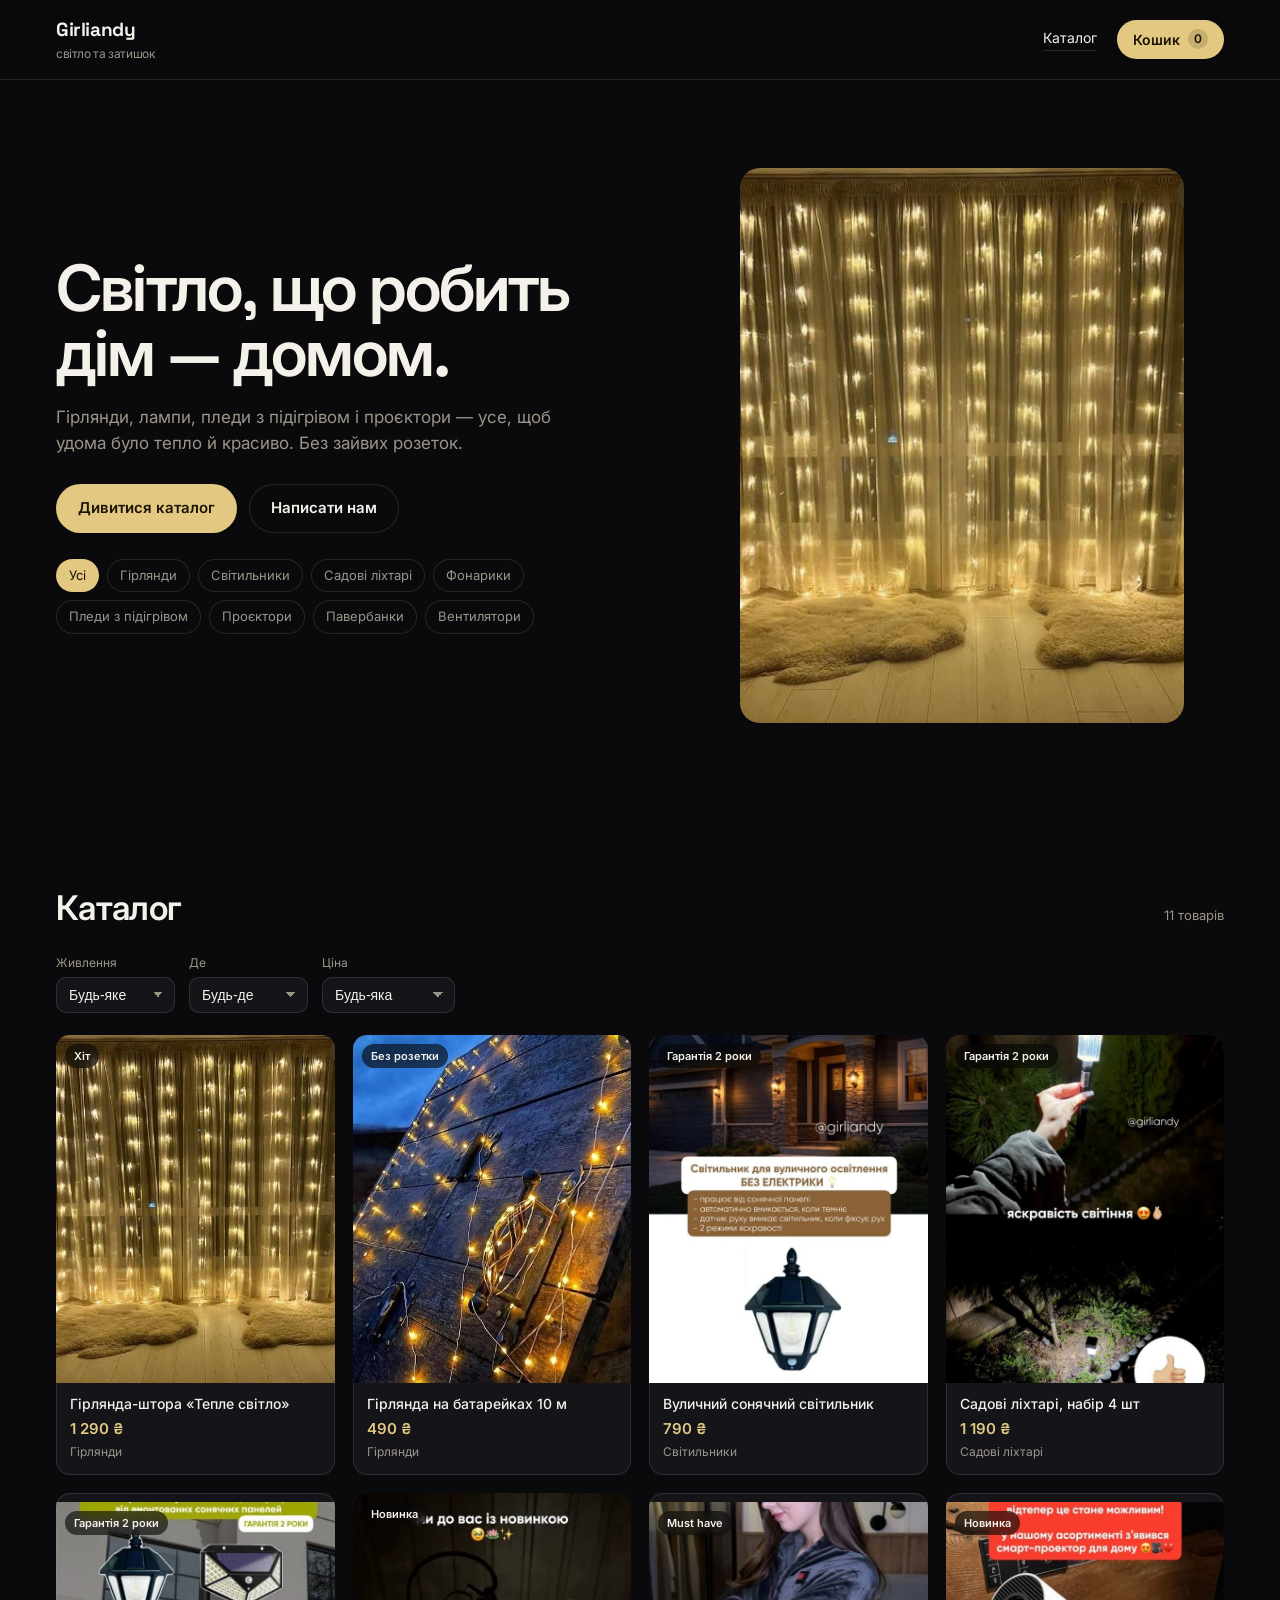
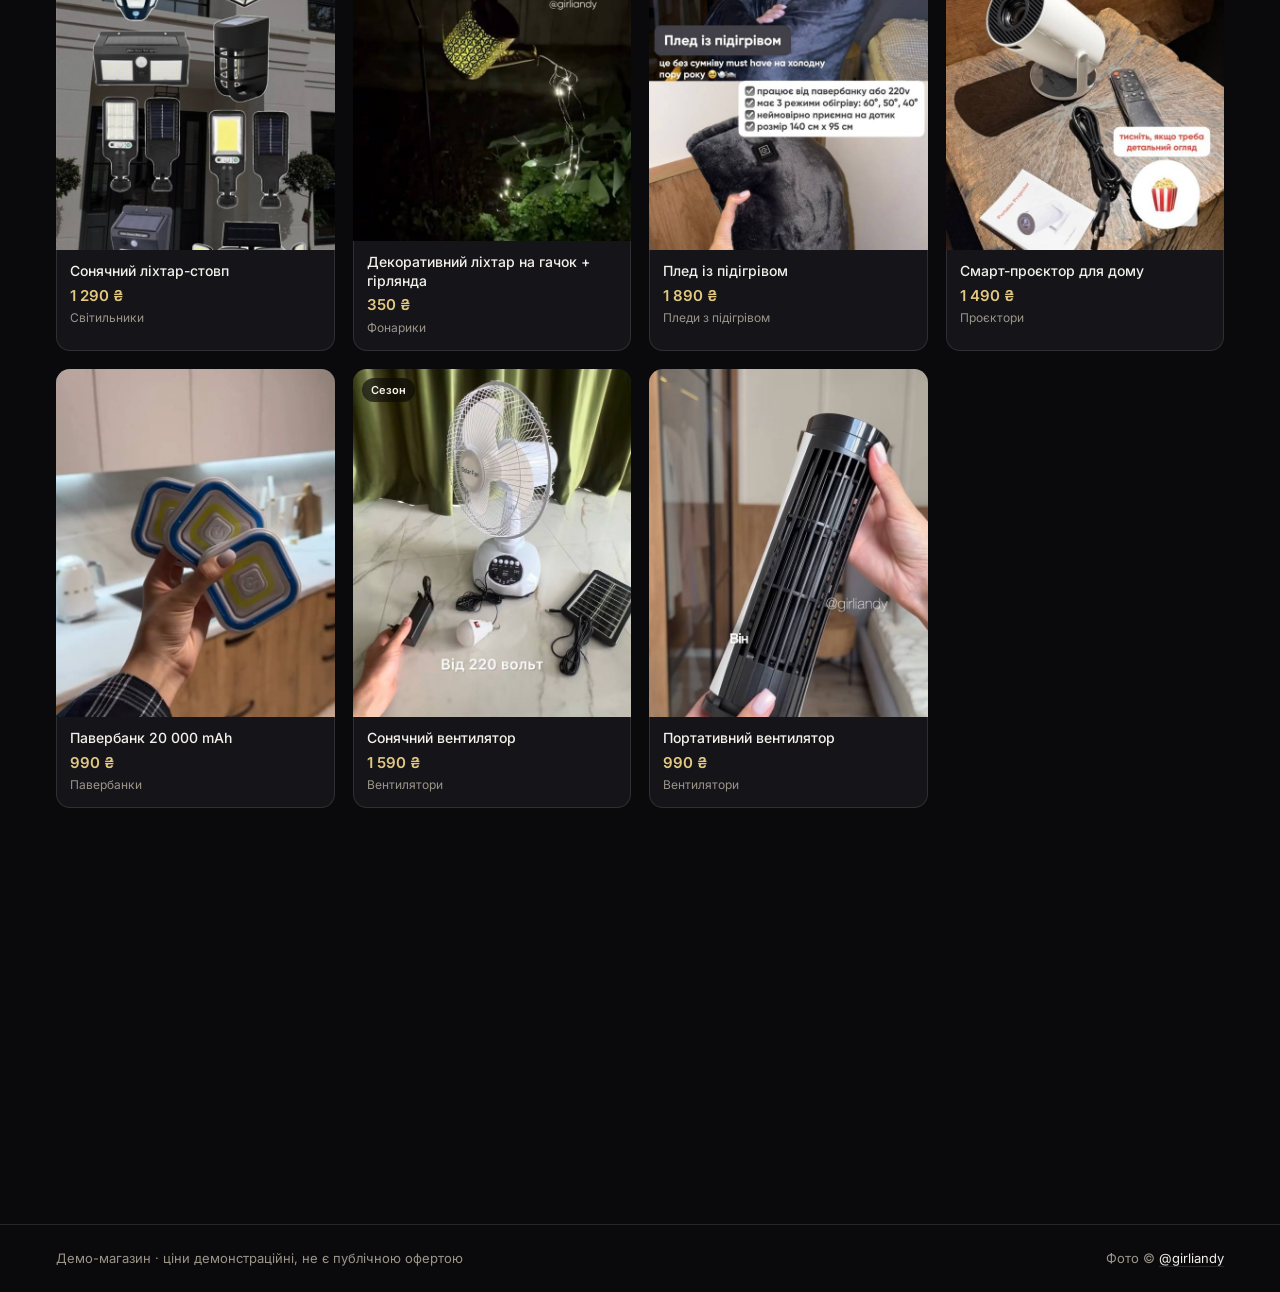
<file: index.html>
<!doctype html>
<html lang="uk">
<head>
<meta charset="utf-8">
<meta name="viewport" content="width=device-width, initial-scale=1">
<title>Girliandy — світло та затишок | Гірлянди, лампи, пледи</title>
<meta name="description" content="Гірлянди, сонячні світильники, пледи з підігрівом, проєктори та павербанки. Світло й затишок для дому та двору — замовлення в Telegram.">
<meta property="og:type" content="website">
<meta property="og:title" content="Girliandy — світло та затишок">
<meta property="og:description" content="Гірлянди, лампи, пледи з підігрівом і проєктори. Тепле світло для дому та двору.">
<meta property="og:image" content="assets/ig/06-curtain-garland-clean.jpg">
<meta name="theme-color" content="#0a0a0d">
<link rel="preconnect" href="https://fonts.googleapis.com">
<link rel="preconnect" href="https://fonts.gstatic.com" crossorigin>
<link href="https://fonts.googleapis.com/css2?family=Space+Grotesk:wght@400;500;600;700&family=Inter:wght@400;500;600&display=swap" rel="stylesheet">
<link rel="stylesheet" href="styles.css">
<script type="application/ld+json">
{
  "@context": "https://schema.org",
  "@type": "Organization",
  "name": "Girliandy",
  "description": "Світло та затишок: гірлянди, світильники, пледи з підігрівом.",
  "sameAs": ["https://www.instagram.com/girliandy/"]
}
</script>
</head>
<body>
  <header class="nav">
    <a class="brand" href="#top">Girliandy <small>світло та затишок</small></a>
    <div class="nav-links">
      <a href="#catalog">Каталог</a>
      <button class="cart-btn" type="button" data-cart-open aria-label="Відкрити кошик">
        Кошик <span class="cart-count" data-cart-count aria-hidden="true">0</span>
      </button>
    </div>
  </header>

  <main id="top">
    <section class="hero">
      <div class="hero-copy">
        <h1>Світло, що робить дім — домом.</h1>
        <p class="sub">Гірлянди, лампи, пледи з підігрівом і проєктори — усе, щоб удома було тепло й красиво. Без зайвих розеток.</p>
        <div class="actions">
          <a class="btn" href="#catalog">Дивитися каталог</a>
          <a class="btn ghost" href="https://t.me/girliandy" target="_blank" rel="noopener">Написати нам</a>
        </div>
        <div class="chips" data-category-chips aria-label="Категорії"></div>
      </div>
      <figure class="hero-media">
        <img src="assets/ig/06-curtain-garland-clean.jpg" width="590" height="660" alt="Гірлянда-штора з теплими вогниками на всій стіні штор" fetchpriority="high">
      </figure>
    </section>

    <section class="catalog" id="catalog">
      <div class="catalog-head">
        <h2>Каталог</h2>
        <span class="count" data-result-count aria-live="polite"></span>
      </div>

      <form class="filters" data-filters>
        <div class="filter-field">
          <label for="f-power">Живлення</label>
          <select id="f-power" name="power">
            <option value="">Будь-яке</option>
            <option value="batteries">Батарейки</option>
            <option value="usb">USB</option>
            <option value="solar">Сонце</option>
            <option value="220v">220 V</option>
            <option value="powerbank">Павербанк</option>
          </select>
        </div>
        <div class="filter-field">
          <label for="f-place">Де</label>
          <select id="f-place" name="place">
            <option value="">Будь-де</option>
            <option value="home">Для дому</option>
            <option value="outdoor">Для вулиці</option>
          </select>
        </div>
        <div class="filter-field">
          <label for="f-price">Ціна</label>
          <select id="f-price" name="price">
            <option value="">Будь-яка</option>
            <option value="0-500">до 500 ₴</option>
            <option value="500-1000">500–1000 ₴</option>
            <option value="1000-1500">1000–1500 ₴</option>
            <option value="1500-">від 1500 ₴</option>
          </select>
        </div>
      </form>

      <div class="grid" data-grid></div>
      <p class="empty" data-empty hidden>Нічого не знайдено — скиньте фільтри.</p>
    </section>

    <section class="help">
      <h2>Не знаєте, що обрати?</h2>
      <p>Напишіть нам — підберемо світло під вашу кімнату чи двір.</p>
      <a class="btn" href="https://t.me/girliandy" target="_blank" rel="noopener">Підібрати світло</a>
    </section>
  </main>

  <footer>
    <span>Демо-магазин · ціни демонстраційні, не є публічною офертою</span>
    <span>Фото © <a href="https://www.instagram.com/girliandy/" target="_blank" rel="noopener">@girliandy</a></span>
  </footer>

  <div class="modal" data-modal hidden>
    <div class="modal-backdrop" data-modal-close></div>
    <div class="modal-card" role="dialog" aria-modal="true" aria-label="Картка товару">
      <button class="modal-x" type="button" data-modal-close aria-label="Закрити">×</button>
      <div class="modal-body" data-modal-body></div>
    </div>
  </div>

  <div class="drawer" data-cart hidden>
    <div class="drawer-backdrop" data-cart-close></div>
    <aside class="drawer-panel" role="dialog" aria-modal="true" aria-label="Кошик">
      <div class="drawer-head">
        <h2>Кошик</h2>
        <button class="modal-x" type="button" data-cart-close aria-label="Закрити">×</button>
      </div>
      <div class="drawer-items" data-cart-items></div>
      <div class="drawer-foot">
        <div class="total"><span>Разом</span><strong data-cart-total>0 ₴</strong></div>
        <button class="btn btn-block" type="button" data-cart-order>Оформити в Telegram</button>
      </div>
    </aside>
  </div>

  <script src="data.js" defer></script>
  <script src="app.js" defer></script>
</body>
</html>
</file>
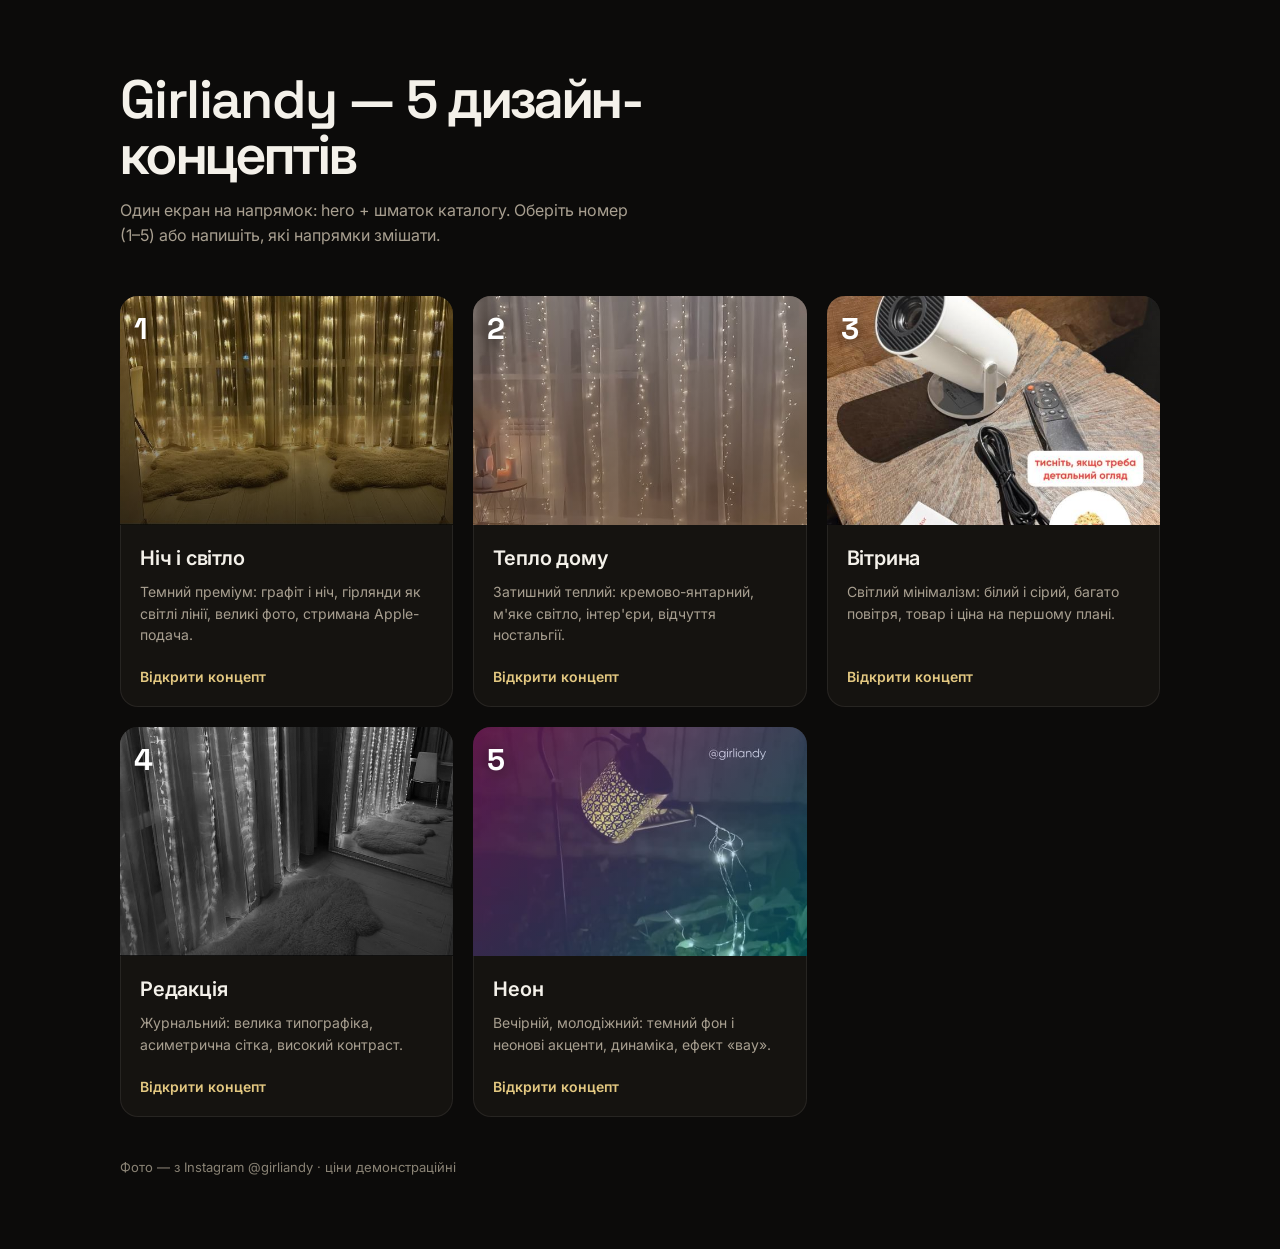
<file: concepts/index.html>
<!doctype html>
<html lang="uk">
<head>
<meta charset="utf-8">
<meta name="viewport" content="width=device-width, initial-scale=1">
<title>Girliandy — 5 дизайн-концептів</title>
<link rel="preconnect" href="https://fonts.googleapis.com">
<link rel="preconnect" href="https://fonts.gstatic.com" crossorigin>
<link href="https://fonts.googleapis.com/css2?family=Space+Grotesk:wght@400;600;700&family=Inter:wght@400;500;600&display=swap" rel="stylesheet">
<link rel="stylesheet" href="base.css">
<style>
  body { background:#0c0b0a; color:#f4f1ea; font-family:Inter, system-ui, sans-serif; }
  .wrap { max-width:1120px; margin:0 auto; padding:clamp(28px, 6vw, 72px) clamp(20px, 5vw, 40px); }
  .head { max-width:60ch; }
  h1 { font-family:'Space Grotesk', Inter, sans-serif; font-size:clamp(30px, 5vw, 54px); line-height:1.04; letter-spacing:-.03em; font-weight:600; }
  .lead { margin-top:14px; color:#a89f90; font-size:16px; max-width:52ch; }
  .grid { margin-top:clamp(32px, 5vw, 48px); display:grid; gap:20px; }
  @media(min-width:700px){ .grid { grid-template-columns:repeat(2, 1fr); } }
  @media(min-width:1000px){ .grid { grid-template-columns:repeat(3, 1fr); } }
  .card { background:#151310; border-radius:18px; overflow:hidden; display:flex; flex-direction:column; box-shadow:inset 0 0 0 1px rgba(244,241,234,.08); }
  .cover { position:relative; aspect-ratio:16/11; overflow:hidden; }
  .cover img { width:100%; height:100%; object-fit:cover; }
  .cover .tint { position:absolute; inset:0; }
  .num { position:absolute; left:14px; top:10px; font-family:'Space Grotesk'; font-weight:700; font-size:30px; color:#fff; text-shadow:0 2px 14px rgba(0,0,0,.55); }
  .body { padding:18px 20px 20px; display:flex; flex-direction:column; gap:8px; flex:1; }
  h2 { font-family:'Space Grotesk', Inter, sans-serif; font-size:20px; font-weight:600; letter-spacing:-.01em; }
  p { color:#a89f90; font-size:14px; line-height:1.55; }
  .open { margin-top:auto; padding-top:12px; font-weight:600; font-size:14px; color:#e3c881; }
  .foot { margin-top:clamp(28px, 4vw, 40px); color:#8a8375; font-size:13px; }
</style>
</head>
<body>
<div class="wrap">
  <header class="head">
    <h1>Girliandy — 5 дизайн-концептів</h1>
    <p class="lead">Один екран на напрямок: hero + шматок каталогу. Оберіть номер (1–5) або напишіть, які напрямки змішати.</p>
  </header>

  <div class="grid">
    <a class="card" href="01-nich-i-svitlo.html">
      <div class="cover">
        <img src="../assets/ig/06-curtain-garland-post-1.jpg" alt="Гірлянда-штора з теплими вогниками">
        <span class="tint" style="background:linear-gradient(180deg, rgba(8,8,7,.05), rgba(8,8,7,.6));"></span>
        <span class="num">1</span>
      </div>
      <div class="body">
        <h2>Ніч і світло</h2>
        <p>Темний преміум: графіт і ніч, гірлянди як світлі лінії, великі фото, стримана Apple-подача.</p>
        <span class="open">Відкрити концепт</span>
      </div>
    </a>

    <a class="card" href="02-teplo-domu.html">
      <div class="cover">
        <img src="../assets/ig/09-curtain-garland-awaited.jpg" alt="Тепла гірлянда біля ліжка">
        <span class="tint" style="background:linear-gradient(180deg, rgba(236,232,226,.25), rgba(97,67,48,.5));"></span>
        <span class="num">2</span>
      </div>
      <div class="body">
        <h2>Тепло дому</h2>
        <p>Затишний теплий: кремово-янтарний, м'яке світло, інтер'єри, відчуття ностальгії.</p>
        <span class="open">Відкрити концепт</span>
      </div>
    </a>

    <a class="card" href="03-vitryna.html">
      <div class="cover">
        <img src="../assets/ig/14-portable-projector.jpg" alt="Портативний проєктор на столі">
        <span class="tint" style="background:linear-gradient(180deg, rgba(255,255,255,.1), rgba(255,255,255,0));"></span>
        <span class="num">3</span>
      </div>
      <div class="body">
        <h2>Вітрина</h2>
        <p>Світлий мінімалізм: білий і сірий, багато повітря, товар і ціна на першому плані.</p>
        <span class="open">Відкрити концепт</span>
      </div>
    </a>

    <a class="card" href="04-redaktsiya.html">
      <div class="cover">
        <img src="../assets/ig/05-curtain-garland-post-2.jpg" alt="Штора з гірляндою та дзеркалом" style="filter:grayscale(1) contrast(1.08);">
        <span class="tint" style="background:linear-gradient(180deg, rgba(10,10,10,.1), rgba(10,10,10,.62));"></span>
        <span class="num">4</span>
      </div>
      <div class="body">
        <h2>Редакція</h2>
        <p>Журнальний: велика типографіка, асиметрична сітка, високий контраст.</p>
        <span class="open">Відкрити концепт</span>
      </div>
    </a>

    <a class="card" href="05-neon.html">
      <div class="cover">
        <img src="../assets/ig/07-decor-lantern-string.jpg" alt="Декоративний ліхтар у нічній зелені">
        <span class="tint" style="background:linear-gradient(135deg, rgba(255,60,210,.35), rgba(0,229,255,.3));"></span>
        <span class="num">5</span>
      </div>
      <div class="body">
        <h2>Неон</h2>
        <p>Вечірній, молодіжний: темний фон і неонові акценти, динаміка, ефект «вау».</p>
        <span class="open">Відкрити концепт</span>
      </div>
    </a>
  </div>

  <p class="foot">Фото — з Instagram @girliandy · ціни демонстраційні</p>
</div>
</body>
</html>
</file>
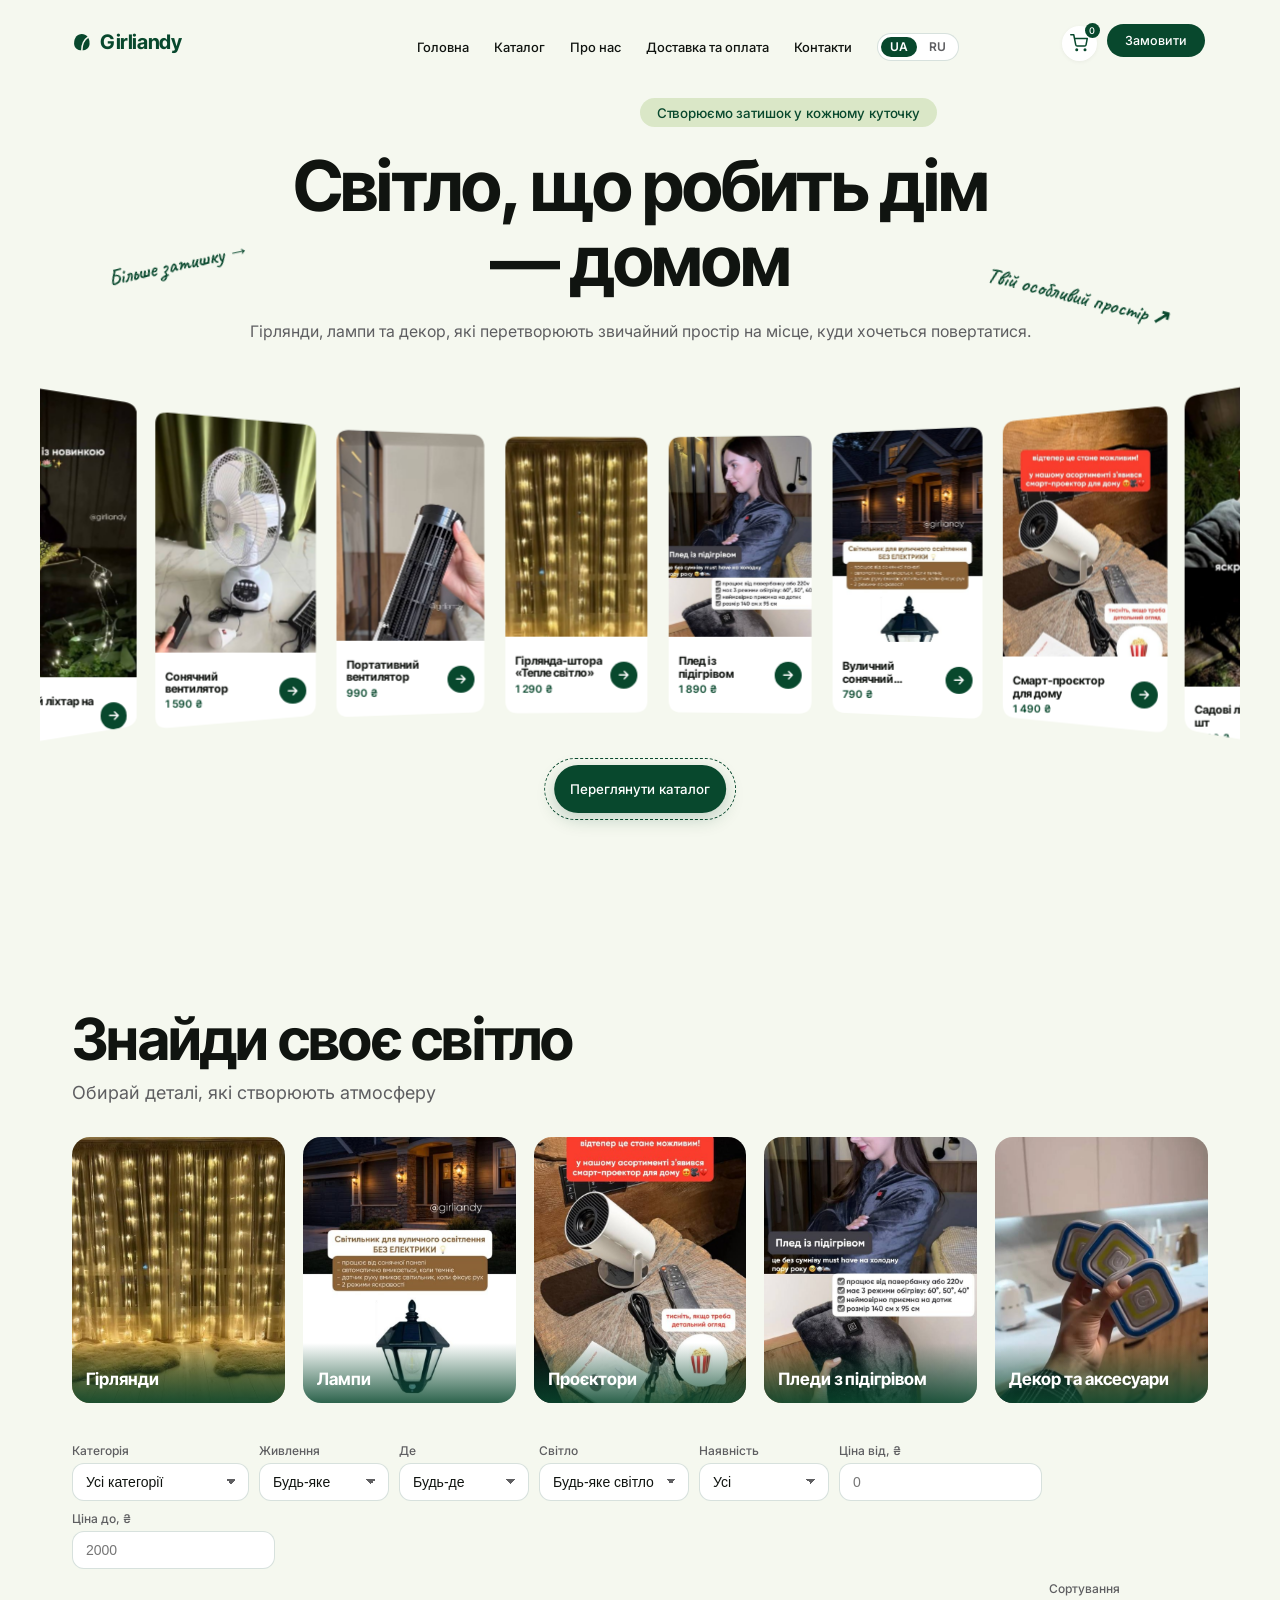
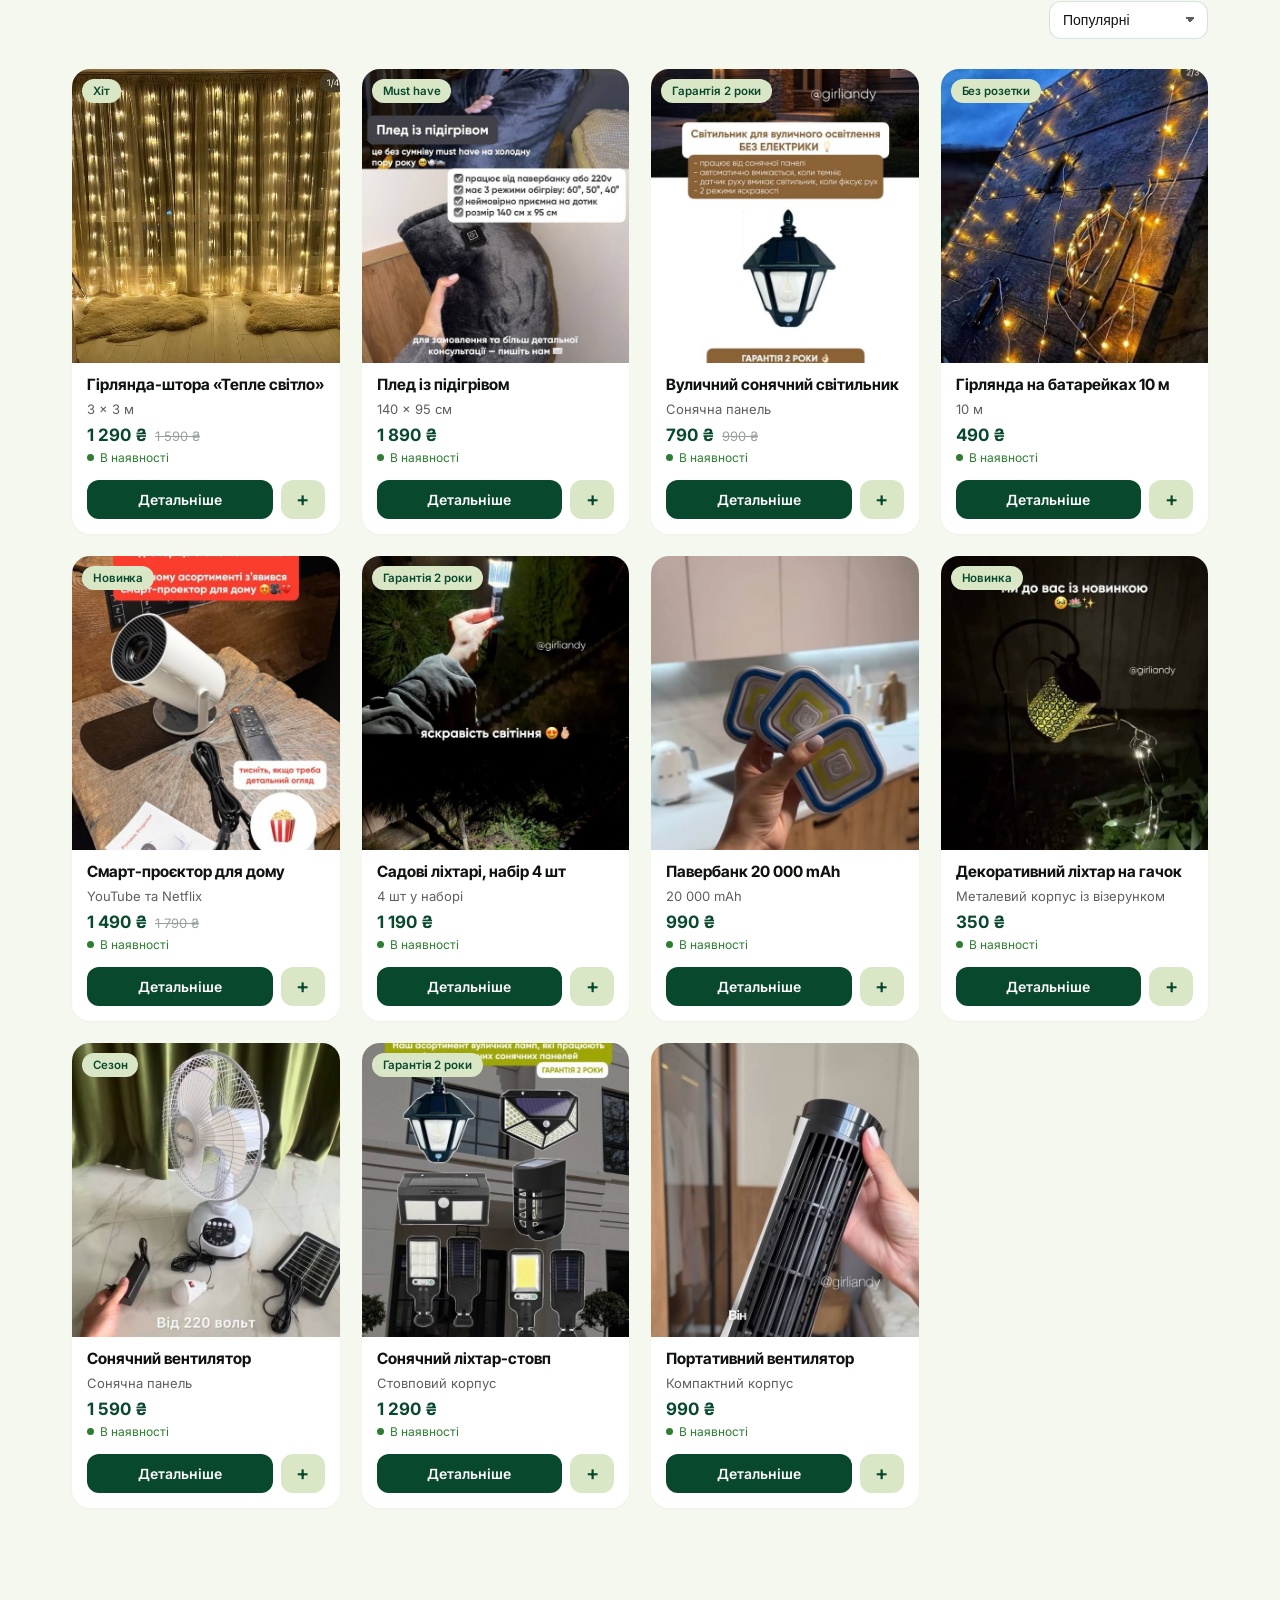
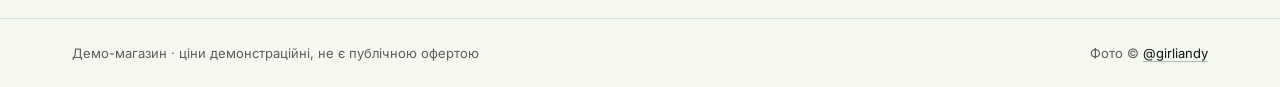
<file: site/index.html>
<!DOCTYPE html>
<html lang="uk">
<head>
  <meta charset="utf-8">
  <meta name="viewport" content="width=device-width, initial-scale=1">
  <link rel="icon" href="favicon.svg" type="image/svg+xml">
  <title>Girliandy — Світло, що робить дім домом | Гірлянди, лампи, декор</title>
  <meta name="description" content="Гірлянди, сонячні лампи, пледи з підігрівом, проєктори та декор. Світло й затишок для дому та двору.">
  <link rel="preconnect" href="https://fonts.googleapis.com">
  <link rel="preconnect" href="https://fonts.gstatic.com" crossorigin>
  <link href="https://fonts.googleapis.com/css2?family=Caveat:wght@600&family=Inter+Tight:wght@700&family=Inter:wght@400;500;600&display=swap" rel="stylesheet">
  <link rel="stylesheet" href="styles.css">
  <script type="application/ld+json">
  {
    "@context": "https://schema.org",
    "@type": "Organization",
    "name": "Girliandy",
    "description": "Світло та затишок: гірлянди, лампи, пледи з підігрівом, проєктори.",
    "sameAs": ["https://www.instagram.com/girliandy/"]
  }
  </script>
</head>
<body>
  <section class="hero">
    <div class="stage">
      <div class="mobile-topbar">
        <a href="#" class="logo" aria-label="Girliandy">
          <svg class="logo__icon" viewBox="0 0 28 28" fill="none" aria-hidden="true"><path d="M14 4 C 8 4, 4 9, 4 16 C 4 21, 8 25, 14 25 C 20 25, 24 21, 24 16 C 24 9, 20 4, 14 4 Z" fill="#08482D"/><path d="M14 25 C 14 18, 16 12, 22 8" stroke="#F5F8EF" stroke-width="2" stroke-linecap="round"/></svg>
          <span>Girliandy</span>
        </a>
        <div style="display:flex;align-items:center;gap:10px;">
          <div class="lang" role="group" aria-label="Мова"><button type="button" data-lang="uk">UA</button><button type="button" data-lang="ru">RU</button></div>
          <a href="#order" class="btn btn--signup" data-i18n="nav.order">Замовити</a>
        </div>
      </div>

      <a href="#" class="logo logo--desktop" aria-label="Girliandy">
        <svg class="logo__icon" viewBox="0 0 28 28" fill="none" aria-hidden="true"><path d="M14 4 C 8 4, 4 9, 4 16 C 4 21, 8 25, 14 25 C 20 25, 24 21, 24 16 C 24 9, 20 4, 14 4 Z" fill="#08482D"/><path d="M14 25 C 14 18, 16 12, 22 8" stroke="#F5F8EF" stroke-width="2" stroke-linecap="round"/></svg>
        <span>Girliandy</span>
      </a>

      <nav class="nav" aria-label="Головна навігація">
        <a href="#top" data-i18n="nav.home">Головна</a>
        <a href="#catalog" data-i18n="nav.catalog">Каталог</a>
        <a href="about.html" data-i18n="nav.about">Про нас</a>
        <a href="delivery.html" data-i18n="nav.delivery">Доставка та оплата</a>
        <a href="contacts.html" data-i18n="nav.contacts">Контакти</a>
        <div class="lang" role="group" aria-label="Мова"><button type="button" data-lang="uk">UA</button><button type="button" data-lang="ru">RU</button></div>
      </nav>

      <a href="checkout.html" class="btn btn--cart" aria-label="Кошик">
        <svg width="18" height="18" viewBox="0 0 24 24" fill="none" stroke="currentColor" stroke-width="2" stroke-linecap="round" stroke-linejoin="round"><circle cx="9" cy="21" r="1"></circle><circle cx="20" cy="21" r="1"></circle><path d="M1 1h4l2.68 13.39a2 2 0 0 0 2 1.61h9.72a2 2 0 0 0 2-1.61L23 6H6"></path></svg>
        <span class="count" data-cart-count>0</span>
      </a>
      <a href="#order" class="btn btn--signup btn--desktop" data-i18n="nav.order">Замовити</a>

      <div class="badge" data-i18n="hero.badge">Створюємо затишок у кожному куточку</div>

      <h1 class="headline">
        <span class="headline__line" data-i18n="hero.h1a">Світло, що робить дім</span>
        <span class="headline__line" data-i18n="hero.h1b">— домом</span>
      </h1>

      <p class="subline" data-i18n="hero.sub">Гірлянди, лампи та декор, які перетворюють звичайний простір на місце, куди хочеться повертатися.</p>

      <div class="note note--more" data-i18n="hero.note1">Більше затишку →</div>
      <div class="note note--space" data-i18n="hero.note2">Твій особливий простір ↗</div>

      <div class="carousel-wrap" id="carousel"></div>

      <div class="cta-wrap">
        <div class="cta-ring"></div>
        <a href="#catalog" class="cta-btn" data-i18n="hero.cta">Переглянути каталог</a>
      </div>
    </div>
  </section>

  <section class="catalog" id="catalog">
    <div class="container">
      <h2 data-i18n="cat.h2">Знайди своє світло</h2>
      <p class="lead" data-i18n="cat.lead">Обирай деталі, які створюють атмосферу</p>

      <div class="cats" id="cats"></div>

      <div class="toolbar">
        <div class="filters" id="filters">
          <div class="field">
            <label for="f-cat" data-i18n="f.category">Категорія</label>
            <select id="f-cat">
              <option value="" data-i18n="f.allcat">Усі категорії</option>
            </select>
          </div>
          <div class="field">
            <label for="f-power" data-i18n="f.power">Живлення</label>
            <select id="f-power">
              <option value="" data-i18n="f.any">Будь-яке</option>
              <option value="batteries">Батарейки</option>
              <option value="usb">USB</option>
              <option value="solar" data-i18n="pow.solar">Сонце</option>
              <option value="220v">220 V</option>
              <option value="powerbank" data-i18n="pow.powerbank">Павербанк</option>
            </select>
          </div>
          <div class="field">
            <label for="f-place" data-i18n="f.place">Де</label>
            <select id="f-place">
              <option value="" data-i18n="f.anywhere">Будь-де</option>
              <option value="home" data-i18n="f.home">Для дому</option>
              <option value="outdoor" data-i18n="f.outdoor">Для вулиці</option>
            </select>
          </div>
          <div class="field">
            <label for="f-color" data-i18n="f.color">Світло</label>
            <select id="f-color">
              <option value="" data-i18n="f.anycolor">Будь-яке світло</option>
              <option value="тепле" data-i18n="f.тепле">Тепле</option>
              <option value="нейтральне" data-i18n="f.нейтральне">Нейтральне</option>
              <option value="кольорове" data-i18n="f.кольорове">Кольорове</option>
            </select>
          </div>
          <div class="field">
            <label for="f-avail" data-i18n="f.avail">Наявність</label>
            <select id="f-avail">
              <option value="" data-i18n="f.all">Усі</option>
              <option value="in" data-i18n="f.in">В наявності</option>
            </select>
          </div>
          <div class="field">
            <label for="f-min" data-i18n="f.min">Ціна від, ₴</label>
            <input class="range" id="f-min" type="number" min="0" placeholder="0">
          </div>
          <div class="field">
            <label for="f-max" data-i18n="f.max">Ціна до, ₴</label>
            <input class="range" id="f-max" type="number" min="0" placeholder="2000">
          </div>
        </div>
        <div class="field sort">
          <label for="f-sort" data-i18n="f.sort">Сортування</label>
          <select id="f-sort">
            <option value="popular" data-i18n="f.popular">Популярні</option>
            <option value="cheap" data-i18n="f.cheap">Спочатку дешеві</option>
            <option value="expensive" data-i18n="f.expensive">Спочатку дорогі</option>
            <option value="new" data-i18n="f.new">Новинки</option>
          </select>
        </div>
      </div>

      <div class="grid" id="grid"></div>
    </div>
  </section>

  <footer>
    <span data-i18n="footer.demo">Демо-магазин · ціни демонстраційні, не є публічною офертою</span>
    <span><span data-i18n="footer.photos">Фото ©</span> <a href="https://www.instagram.com/girliandy/" target="_blank" rel="noopener">@girliandy</a></span>
  </footer>

  <script src="data.js"></script>
  <script src="i18n.js"></script>
  <script src="ui.js"></script>
  <script src="cart.js"></script>
  <script src="app.js"></script>
</body>
</html>
</file>
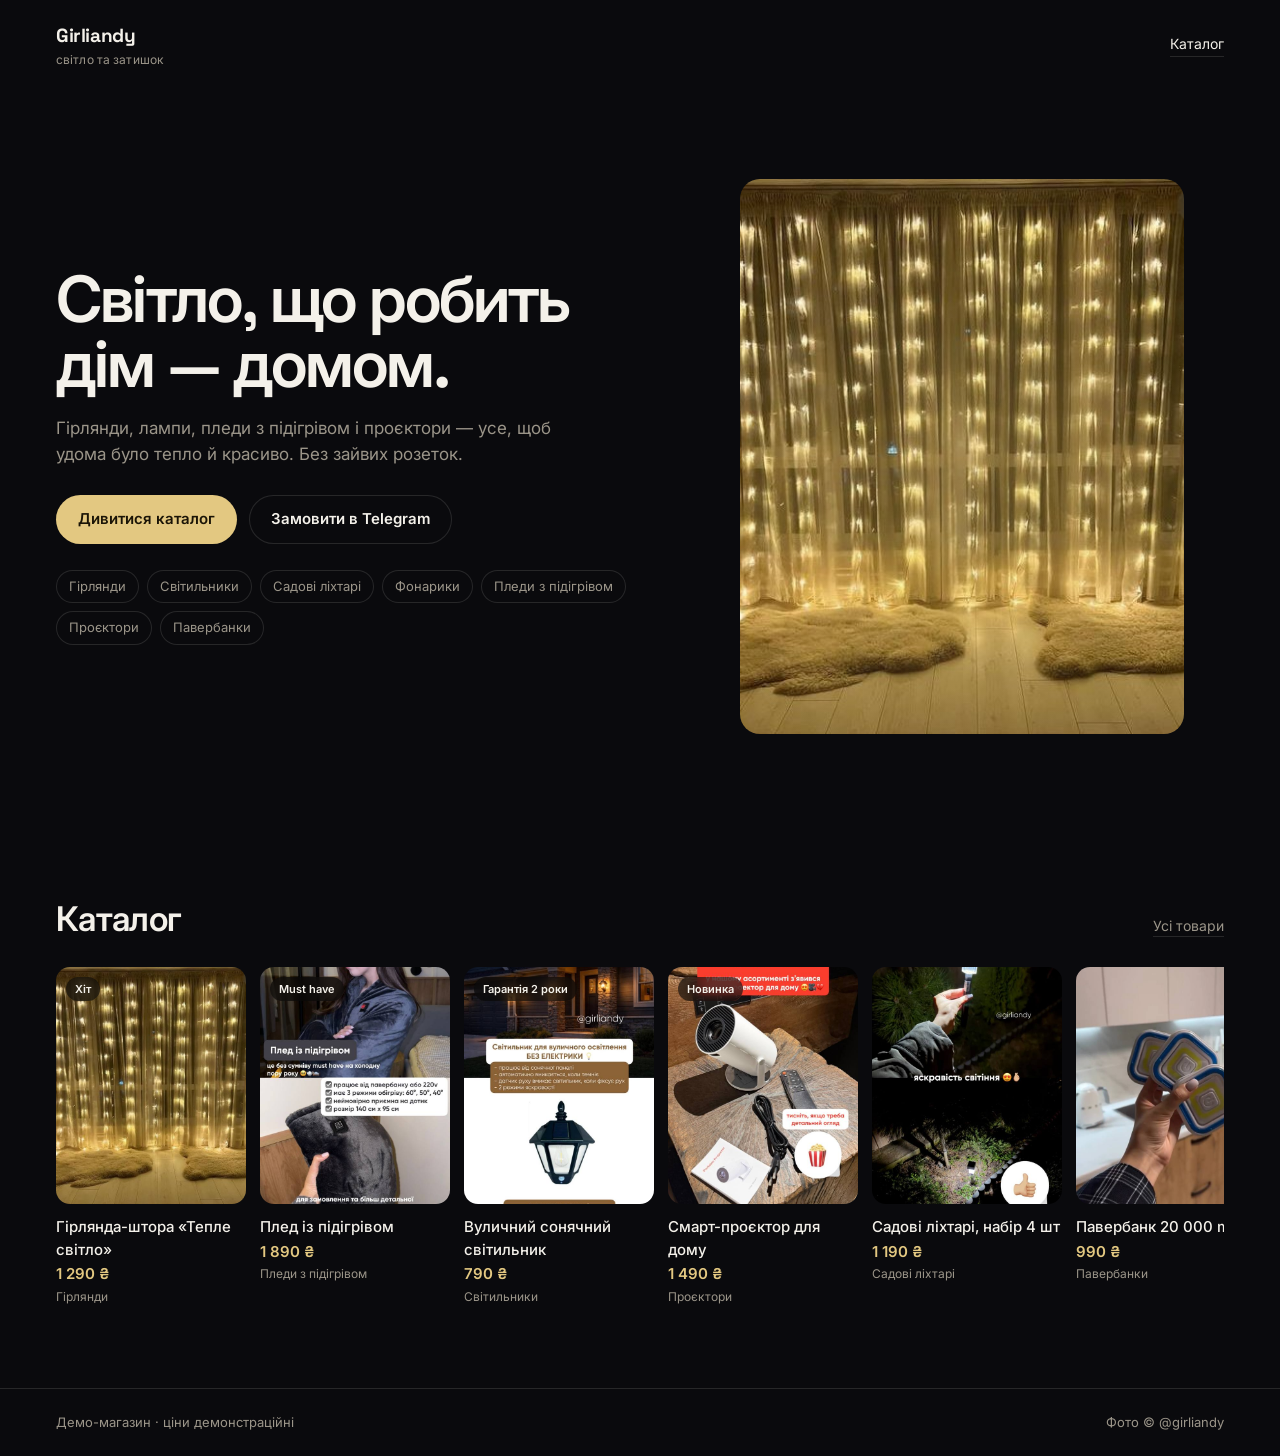
<file: concepts/01-nich-i-svitlo.html>
<!doctype html>
<html lang="uk">
<head>
<meta charset="utf-8">
<meta name="viewport" content="width=device-width, initial-scale=1">
<title>Girliandy — «Ніч і світло»</title>
<link rel="preconnect" href="https://fonts.googleapis.com">
<link rel="preconnect" href="https://fonts.gstatic.com" crossorigin>
<link href="https://fonts.googleapis.com/css2?family=Space+Grotesk:wght@400;500;600;700&family=Inter:wght@400;500;600&display=swap" rel="stylesheet">
<link rel="stylesheet" href="base.css">
<style>
  :root { --bg:#0a0a0d; --panel:#131318; --ink:#f4f1ea; --muted:#9b9589; --line:rgba(244,241,234,.12); }
  body { background:var(--bg); color:var(--ink); font-family:Inter, system-ui, sans-serif; }

  .nav { display:flex; align-items:center; justify-content:space-between; padding:22px clamp(20px, 5vw, 56px); }
  .brand { font-family:'Space Grotesk', Inter, sans-serif; font-weight:700; font-size:19px; letter-spacing:-.02em; }
  .brand small { display:block; font-family:Inter; font-weight:400; font-size:12px; color:var(--muted); letter-spacing:.01em; }
  .nav-link { font-size:14px; border-bottom:1px solid var(--line); padding-bottom:2px; }

  .hero { display:grid; gap:clamp(28px, 6vw, 64px); padding:clamp(28px, 6vw, 72px) clamp(20px, 5vw, 56px); align-items:center; }
  @media(min-width:900px){ .hero { grid-template-columns:1.05fr .95fr; } }
  h1 { font-family:'Space Grotesk', Inter, sans-serif; font-weight:600; font-size:clamp(34px, 6vw, 64px); line-height:1.02; letter-spacing:-.03em; }
  .sub { margin-top:18px; color:var(--muted); font-size:clamp(15px, 1.6vw, 17px); max-width:46ch; }
  .actions { margin-top:28px; display:flex; flex-wrap:wrap; gap:12px; }
  .btn { display:inline-flex; align-items:center; gap:8px; padding:13px 22px; border-radius:999px; font-weight:600; font-size:15px; background:var(--glow); color:#1a1406; }
  .btn.ghost { background:transparent; color:var(--ink); box-shadow:inset 0 0 0 1px var(--line); }
  .chips { margin-top:26px; display:flex; flex-wrap:wrap; gap:8px; }
  .chip { font-size:13px; padding:7px 13px; border-radius:999px; box-shadow:inset 0 0 0 1px var(--line); color:var(--muted); }

  .hero-media { position:relative; border-radius:20px; overflow:hidden; }
  .hero-media::after { content:""; position:absolute; inset:-40%; background:radial-gradient(closest-side, rgba(227,200,129,.28), transparent 70%); animation:breath 6s ease-in-out infinite; pointer-events:none; }
  .hero-media img { width:100%; aspect-ratio:4/5; object-fit:cover; }
  @keyframes breath { 0%,100%{opacity:.65} 50%{opacity:1} }
  @media(prefers-reduced-motion:reduce){ .hero-media::after { animation:none; } }

  .catalog { padding:clamp(40px, 7vw, 72px) clamp(20px, 5vw, 56px) 0; }
  .catalog-head { display:flex; align-items:baseline; justify-content:space-between; margin-bottom:22px; }
  h2 { font-family:'Space Grotesk', Inter, sans-serif; font-size:clamp(24px, 3.4vw, 34px); font-weight:600; letter-spacing:-.02em; }
  .more { font-size:14px; color:var(--muted); border-bottom:1px solid var(--line); }

  .scroller { display:grid; grid-auto-flow:column; grid-auto-columns:minmax(190px, 1fr); gap:14px; overflow-x:auto; padding-bottom:10px; scroll-snap-type:x mandatory; }
  .card { scroll-snap-align:start; }
  .pic { position:relative; border-radius:14px; overflow:hidden; background:var(--panel); }
  .pic img { width:100%; aspect-ratio:4/5; object-fit:cover; transition:transform .5s ease; }
  .card:hover .pic img { transform:scale(1.05); }
  .badge { position:absolute; top:10px; left:10px; font-size:11px; font-weight:600; padding:4px 9px; border-radius:999px; background:rgba(8,8,7,.6); color:#f4f1ea; backdrop-filter:blur(6px); }
  .name { margin-top:12px; font-size:15px; font-weight:500; }
  .price { margin-top:2px; font-size:15px; font-weight:600; color:var(--glow); }
  .cat { margin-top:2px; font-size:12px; color:var(--muted); }

  footer { margin-top:clamp(48px, 7vw, 72px); padding:24px clamp(20px, 5vw, 56px); border-top:1px solid var(--line); color:var(--muted); font-size:13px; display:flex; justify-content:space-between; flex-wrap:wrap; gap:8px; }
</style>
</head>
<body>
  <header class="nav">
    <span class="brand">Girliandy <small>світло та затишок</small></span>
    <a class="nav-link" href="#kataloh">Каталог</a>
  </header>

  <section class="hero">
    <div class="hero-copy">
      <h1>Світло, що робить дім — домом.</h1>
      <p class="sub">Гірлянди, лампи, пледи з підігрівом і проєктори — усе, щоб удома було тепло й красиво. Без зайвих розеток.</p>
      <div class="actions">
        <a class="btn" href="#kataloh">Дивитися каталог</a>
        <a class="btn ghost" href="https://t.me/girliandy">Замовити в Telegram</a>
      </div>
      <div class="chips">
        <span class="chip">Гірлянди</span><span class="chip">Світильники</span><span class="chip">Садові ліхтарі</span><span class="chip">Фонарики</span><span class="chip">Пледи з підігрівом</span><span class="chip">Проєктори</span><span class="chip">Павербанки</span>
      </div>
    </div>
    <figure class="hero-media">
      <img src="../assets/ig/06-curtain-garland-clean.jpg" alt="Гірлянда-штора з теплими вогниками на всій стіні штор">
    </figure>
  </section>

  <section class="catalog" id="kataloh">
    <div class="catalog-head">
      <h2>Каталог</h2>
      <a class="more" href="#">Усі товари</a>
    </div>
    <div class="scroller">
      <a class="card" href="#">
        <div class="pic"><img src="../assets/ig/06-curtain-garland-clean.jpg" alt="Гірлянда-штора з теплими вогниками"><span class="badge">Хіт</span></div>
        <div class="name">Гірлянда-штора «Тепле світло»</div>
        <div class="price">1 290 ₴</div>
        <div class="cat">Гірлянди</div>
      </a>
      <a class="card" href="#">
        <div class="pic"><img src="../assets/ig/01-pled-pidigriv.jpg" alt="Плед із підігрівом"><span class="badge">Must have</span></div>
        <div class="name">Плед із підігрівом</div>
        <div class="price">1 890 ₴</div>
        <div class="cat">Пледи з підігрівом</div>
      </a>
      <a class="card" href="#">
        <div class="pic"><img src="../assets/ig/04-wall-lantern-solar.jpg" alt="Вуличний сонячний ліхтар на фасаді"><span class="badge">Гарантія 2 роки</span></div>
        <div class="name">Вуличний сонячний світильник</div>
        <div class="price">790 ₴</div>
        <div class="cat">Світильники</div>
      </a>
      <a class="card" href="#">
        <div class="pic"><img src="../assets/ig/14-portable-projector.jpg" alt="Портативний смарт-проєктор"><span class="badge">Новинка</span></div>
        <div class="name">Смарт-проєктор для дому</div>
        <div class="price">1 490 ₴</div>
        <div class="cat">Проєктори</div>
      </a>
      <a class="card" href="#">
        <div class="pic"><img src="../assets/ig/03-solar-garden-stake.jpg" alt="Садовий сонячний ліхтар у траві"></div>
        <div class="name">Садові ліхтарі, набір 4 шт</div>
        <div class="price">1 190 ₴</div>
        <div class="cat">Садові ліхтарі</div>
      </a>
      <a class="card" href="#">
        <div class="pic"><img src="../assets/ig/15-powerbanks.jpg" alt="Магнітні павербанки в руці"></div>
        <div class="name">Павербанк 20 000 mAh</div>
        <div class="price">990 ₴</div>
        <div class="cat">Павербанки</div>
      </a>
    </div>
  </section>

  <footer>
    <span>Демо-магазин · ціни демонстраційні</span>
    <span>Фото © @girliandy</span>
  </footer>
</body>
</html>
</file>
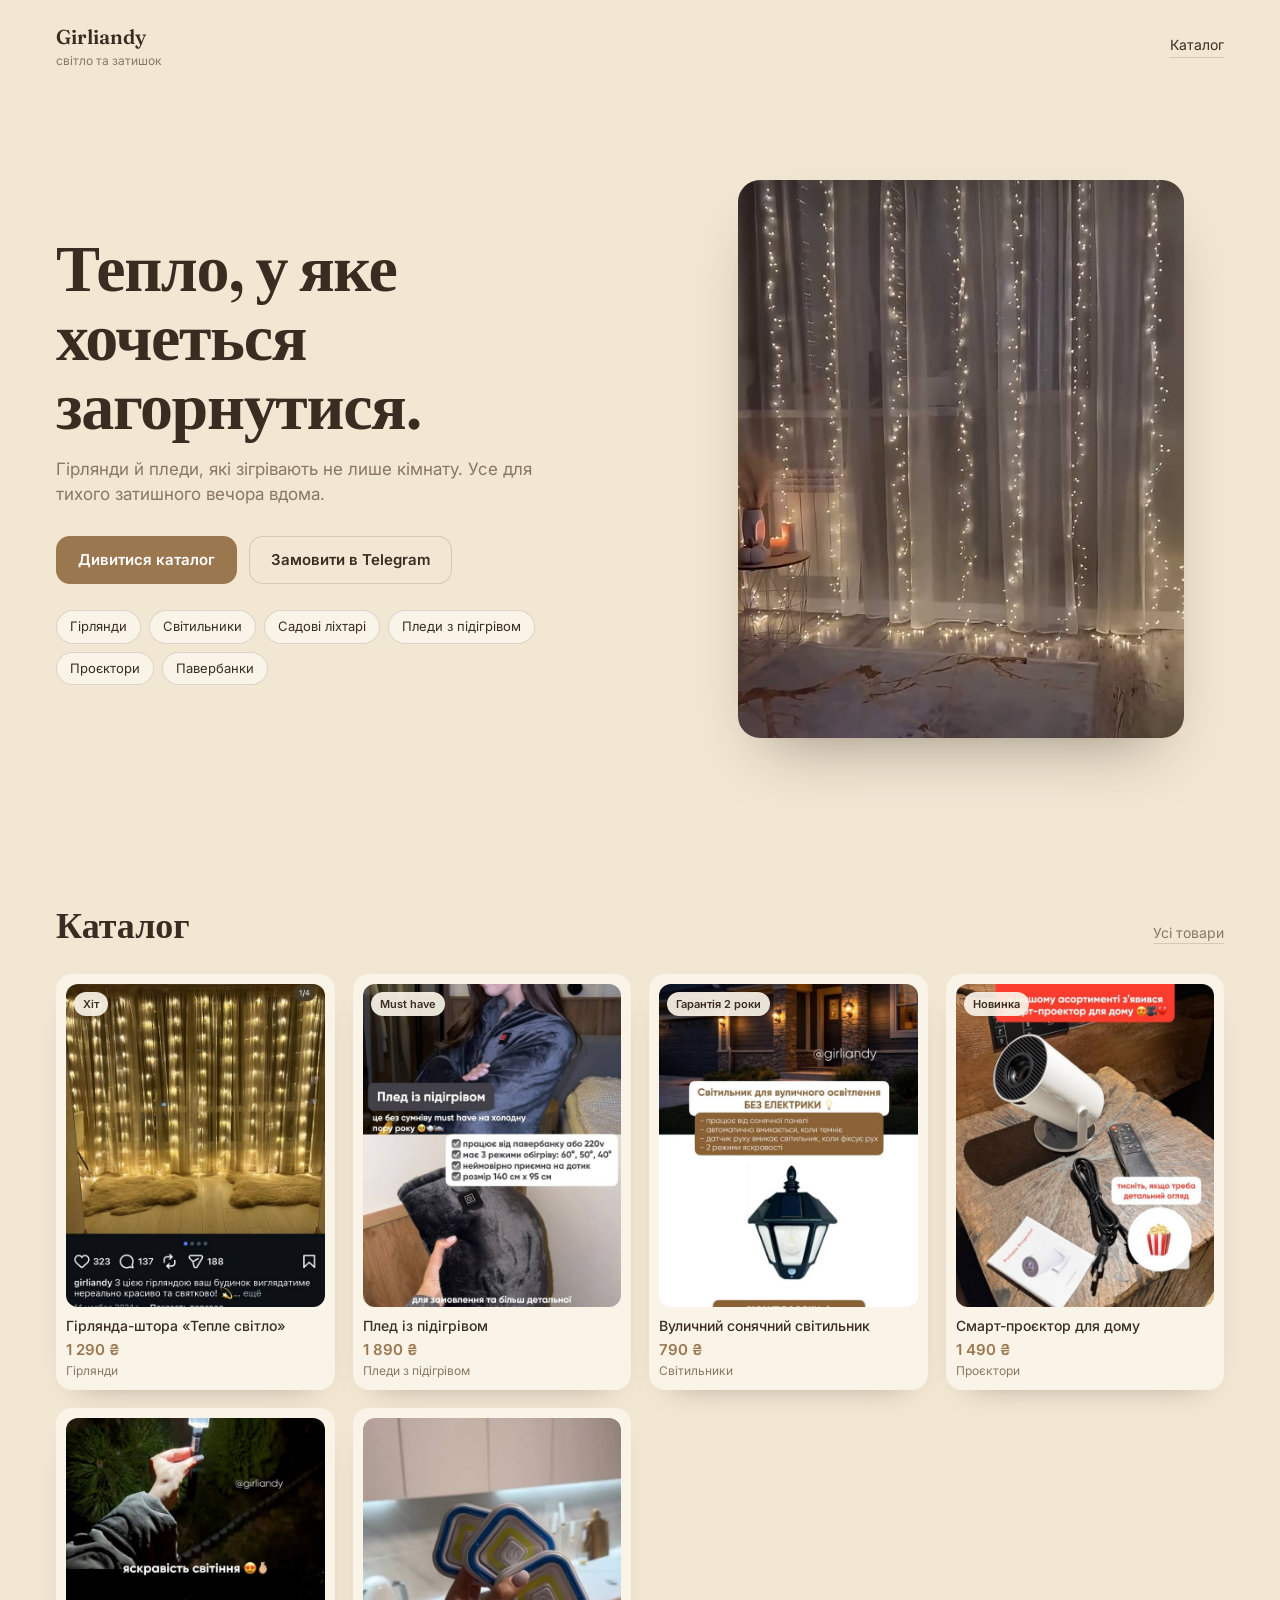
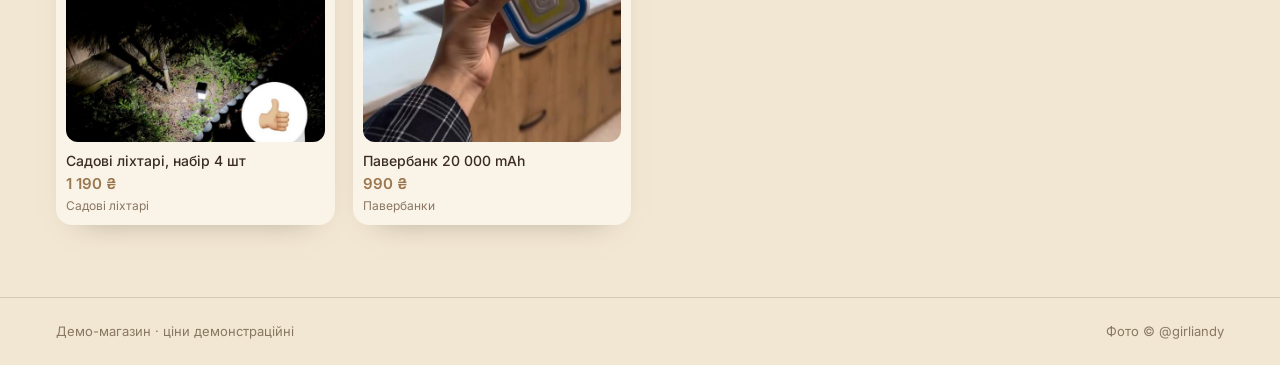
<file: concepts/02-teplo-domu.html>
<!doctype html>
<html lang="uk">
<head>
<meta charset="utf-8">
<meta name="viewport" content="width=device-width, initial-scale=1">
<title>Girliandy — «Тепло дому»</title>
<link rel="preconnect" href="https://fonts.googleapis.com">
<link rel="preconnect" href="https://fonts.gstatic.com" crossorigin>
<link href="https://fonts.googleapis.com/css2?family=Fraunces:wght@500;600;700&family=Inter:wght@400;500;600&display=swap" rel="stylesheet">
<link rel="stylesheet" href="base.css">
<style>
  :root { --bg:#f2e7d3; --card:#faf4e8; --ink:#3a2c20; --muted:#8a7763; --wood:#9b774f; --line:rgba(58,44,32,.16); }
  body { background:var(--bg); color:var(--ink); font-family:Inter, system-ui, sans-serif; }

  .nav { display:flex; align-items:center; justify-content:space-between; padding:22px clamp(20px, 5vw, 56px); }
  .brand { font-family:Fraunces, serif; font-weight:600; font-size:20px; }
  .brand small { display:block; font-family:Inter; font-weight:400; font-size:12px; color:var(--muted); }
  .nav-link { font-size:14px; border-bottom:1px solid var(--line); padding-bottom:2px; }

  .hero { display:grid; gap:clamp(28px, 6vw, 60px); padding:clamp(28px, 6vw, 72px) clamp(20px, 5vw, 56px); align-items:center; }
  @media(min-width:900px){ .hero { grid-template-columns:1.05fr .95fr; } }
  h1 { font-family:Fraunces, serif; font-weight:600; font-size:clamp(36px, 6vw, 66px); line-height:1.05; letter-spacing:-.02em; }
  .sub { margin-top:16px; color:var(--muted); font-size:clamp(15px, 1.6vw, 17px); max-width:44ch; }
  .actions { margin-top:28px; display:flex; flex-wrap:wrap; gap:12px; }
  .btn { display:inline-flex; padding:13px 22px; border-radius:14px; font-weight:600; font-size:15px; background:var(--wood); color:#fff; }
  .btn.ghost { background:transparent; color:var(--ink); box-shadow:inset 0 0 0 1px var(--line); }
  .chips { margin-top:26px; display:flex; flex-wrap:wrap; gap:8px; }
  .chip { font-size:13px; padding:7px 14px; border-radius:999px; background:var(--card); box-shadow:inset 0 0 0 1px var(--line); color:var(--ink); }

  .hero-media { border-radius:22px; overflow:hidden; box-shadow:0 30px 60px -30px rgba(58,44,32,.5); }
  .hero-media img { width:100%; aspect-ratio:4/5; object-fit:cover; }

  .catalog { padding:clamp(40px, 7vw, 72px) clamp(20px, 5vw, 56px) 0; }
  .catalog-head { display:flex; align-items:baseline; justify-content:space-between; margin-bottom:22px; }
  h2 { font-family:Fraunces, serif; font-size:clamp(26px, 3.6vw, 36px); font-weight:600; }
  .more { font-size:14px; color:var(--muted); border-bottom:1px solid var(--line); }
  .grid { display:grid; grid-template-columns:repeat(2, 1fr); gap:14px; }
  @media(min-width:720px){ .grid { grid-template-columns:repeat(3, 1fr); gap:18px; } }
  @media(min-width:1000px){ .grid { grid-template-columns:repeat(4, 1fr); } }
  .card { background:var(--card); border-radius:16px; padding:10px; box-shadow:0 14px 30px -24px rgba(58,44,32,.55); }
  .pic { position:relative; border-radius:12px; overflow:hidden; }
  .pic img { width:100%; aspect-ratio:4/5; object-fit:cover; }
  .badge { position:absolute; top:8px; left:8px; font-size:11px; font-weight:600; padding:4px 9px; border-radius:999px; background:rgba(250,244,232,.92); color:var(--ink); }
  .name { margin-top:10px; font-size:14px; font-weight:500; line-height:1.35; }
  .price { margin-top:3px; font-size:15px; font-weight:600; color:var(--wood); }
  .cat { margin-top:1px; font-size:12px; color:var(--muted); }

  footer { margin-top:clamp(48px, 7vw, 72px); padding:24px clamp(20px, 5vw, 56px); border-top:1px solid var(--line); color:var(--muted); font-size:13px; display:flex; justify-content:space-between; flex-wrap:wrap; gap:8px; }
</style>
</head>
<body>
  <header class="nav">
    <span class="brand">Girliandy <small>світло та затишок</small></span>
    <a class="nav-link" href="#kataloh">Каталог</a>
  </header>

  <section class="hero">
    <div class="hero-copy">
      <h1>Тепло, у яке хочеться загорнутися.</h1>
      <p class="sub">Гірлянди й пледи, які зігрівають не лише кімнату. Усе для тихого затишного вечора вдома.</p>
      <div class="actions">
        <a class="btn" href="#kataloh">Дивитися каталог</a>
        <a class="btn ghost" href="https://t.me/girliandy">Замовити в Telegram</a>
      </div>
      <div class="chips">
        <span class="chip">Гірлянди</span><span class="chip">Світильники</span><span class="chip">Садові ліхтарі</span><span class="chip">Пледи з підігрівом</span><span class="chip">Проєктори</span><span class="chip">Павербанки</span>
      </div>
    </div>
    <figure class="hero-media">
      <img src="../assets/ig/09-curtain-garland-awaited.jpg" alt="Тепла гірлянда біля ліжка зі свічками на тумбі">
    </figure>
  </section>

  <section class="catalog" id="kataloh">
    <div class="catalog-head">
      <h2>Каталог</h2>
      <a class="more" href="#">Усі товари</a>
    </div>
    <div class="grid">
      <a class="card" href="#">
        <div class="pic"><img src="../assets/ig/06-curtain-garland-post-1.jpg" alt="Гірлянда-штора з теплими вогниками"><span class="badge">Хіт</span></div>
        <div class="name">Гірлянда-штора «Тепле світло»</div>
        <div class="price">1 290 ₴</div>
        <div class="cat">Гірлянди</div>
      </a>
      <a class="card" href="#">
        <div class="pic"><img src="../assets/ig/01-pled-pidigriv.jpg" alt="Плед із підігрівом"><span class="badge">Must have</span></div>
        <div class="name">Плед із підігрівом</div>
        <div class="price">1 890 ₴</div>
        <div class="cat">Пледи з підігрівом</div>
      </a>
      <a class="card" href="#">
        <div class="pic"><img src="../assets/ig/04-wall-lantern-solar.jpg" alt="Вуличний сонячний ліхтар на фасаді"><span class="badge">Гарантія 2 роки</span></div>
        <div class="name">Вуличний сонячний світильник</div>
        <div class="price">790 ₴</div>
        <div class="cat">Світильники</div>
      </a>
      <a class="card" href="#">
        <div class="pic"><img src="../assets/ig/14-portable-projector.jpg" alt="Портативний смарт-проєктор"><span class="badge">Новинка</span></div>
        <div class="name">Смарт-проєктор для дому</div>
        <div class="price">1 490 ₴</div>
        <div class="cat">Проєктори</div>
      </a>
      <a class="card" href="#">
        <div class="pic"><img src="../assets/ig/03-solar-garden-stake.jpg" alt="Садовий сонячний ліхтар у траві"></div>
        <div class="name">Садові ліхтарі, набір 4 шт</div>
        <div class="price">1 190 ₴</div>
        <div class="cat">Садові ліхтарі</div>
      </a>
      <a class="card" href="#">
        <div class="pic"><img src="../assets/ig/15-powerbanks.jpg" alt="Магнітні павербанки в руці"></div>
        <div class="name">Павербанк 20 000 mAh</div>
        <div class="price">990 ₴</div>
        <div class="cat">Павербанки</div>
      </a>
    </div>
  </section>

  <footer>
    <span>Демо-магазин · ціни демонстраційні</span>
    <span>Фото © @girliandy</span>
  </footer>
</body>
</html>
</file>
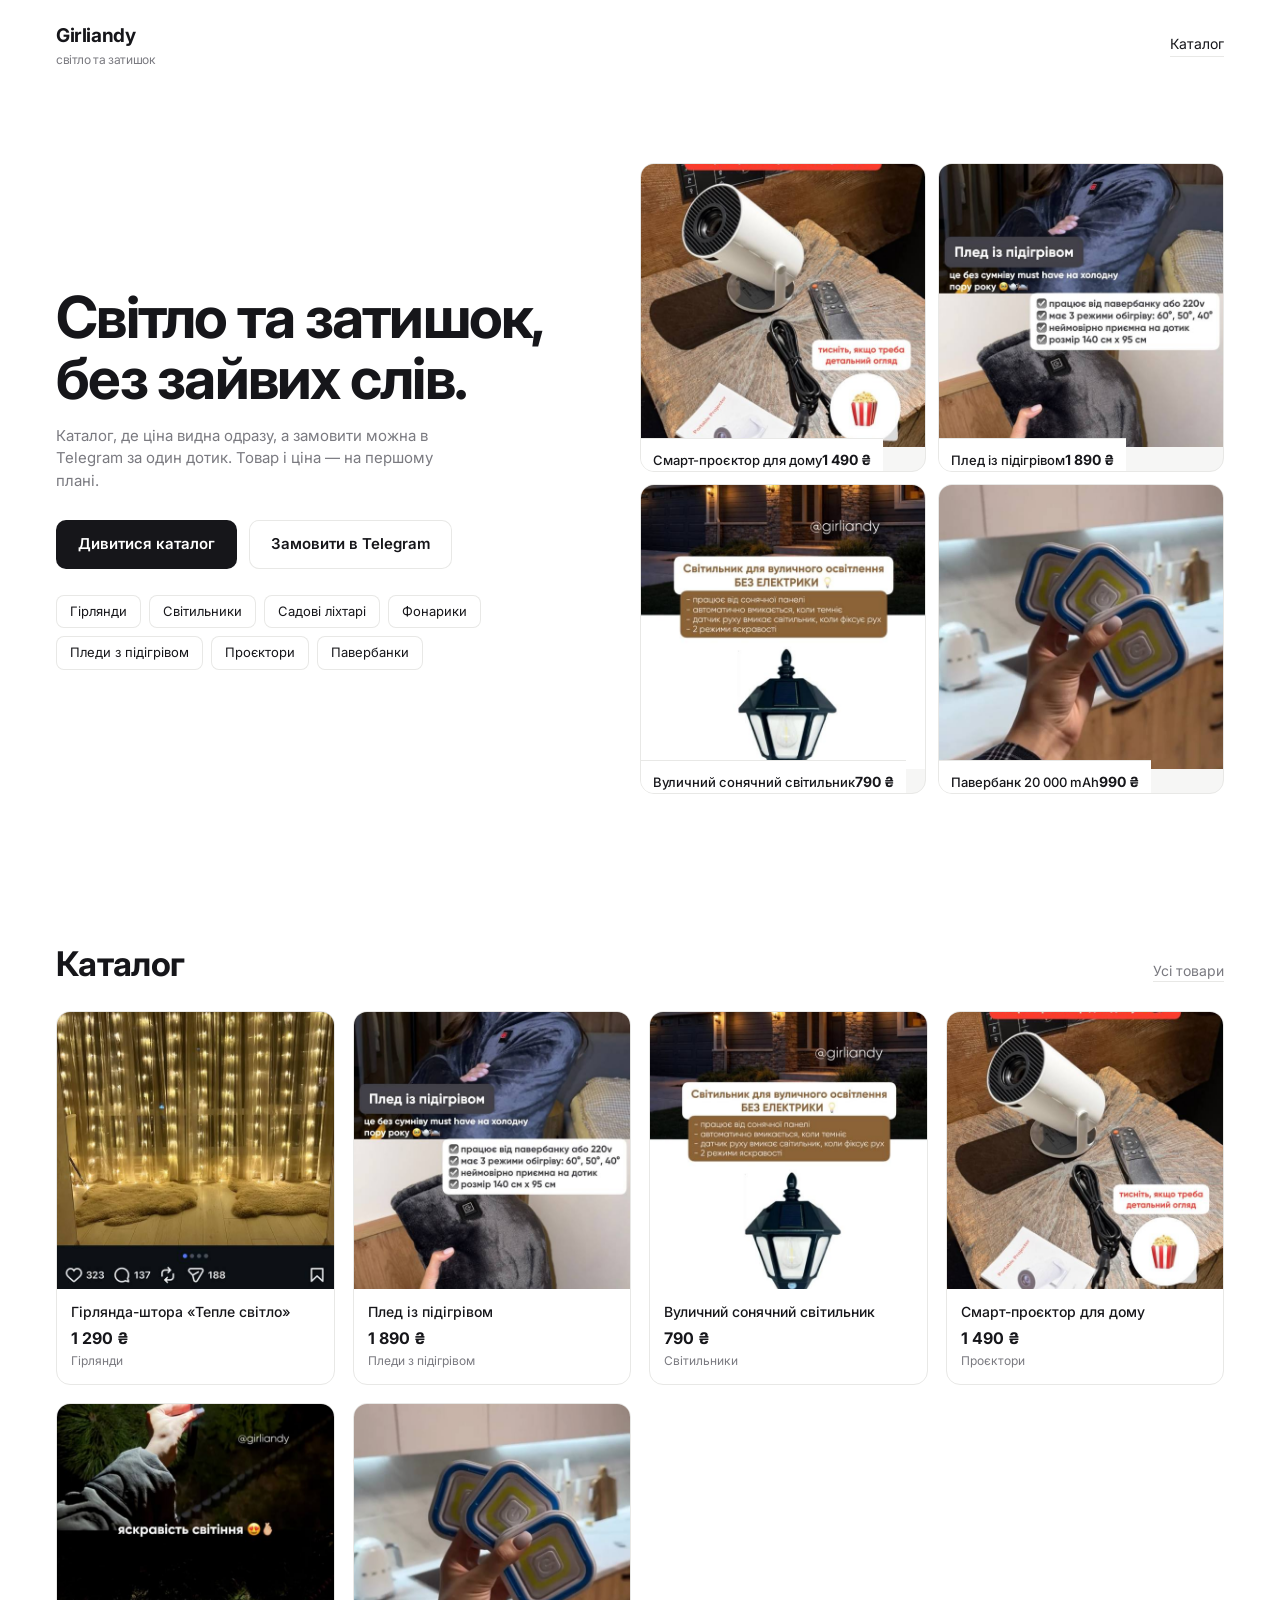
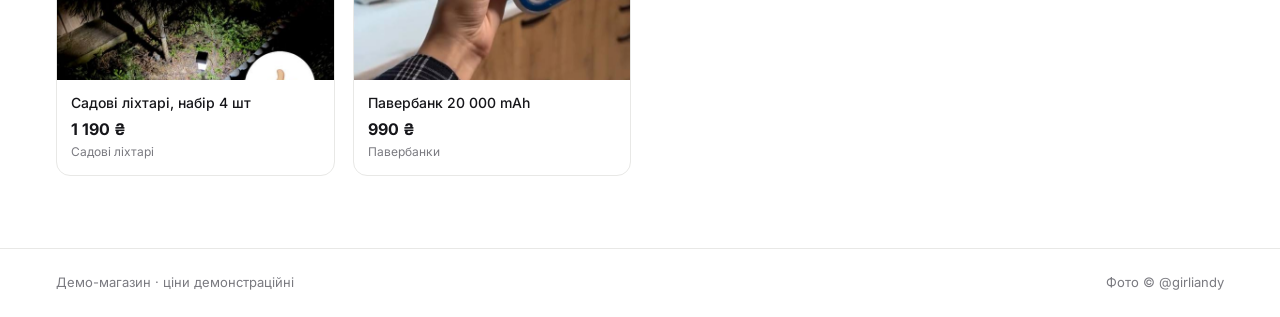
<file: concepts/03-vitryna.html>
<!doctype html>
<html lang="uk">
<head>
<meta charset="utf-8">
<meta name="viewport" content="width=device-width, initial-scale=1">
<title>Girliandy — «Вітрина»</title>
<link rel="preconnect" href="https://fonts.googleapis.com">
<link rel="preconnect" href="https://fonts.gstatic.com" crossorigin>
<link href="https://fonts.googleapis.com/css2?family=Inter:wght@400;500;600;700&display=swap" rel="stylesheet">
<link rel="stylesheet" href="base.css">
<style>
  :root { --bg:#ffffff; --panel:#f6f6f5; --ink:#16161a; --muted:#7a7a80; --line:#e8e8e6; }
  body { background:var(--bg); color:var(--ink); font-family:Inter, system-ui, sans-serif; }

  .nav { display:flex; align-items:center; justify-content:space-between; padding:22px clamp(20px, 5vw, 56px); }
  .brand { font-weight:700; font-size:19px; letter-spacing:-.02em; }
  .brand small { display:block; font-weight:400; font-size:12px; color:var(--muted); }
  .nav-link { font-size:14px; border-bottom:1px solid var(--line); padding-bottom:2px; }

  .hero { display:grid; gap:clamp(28px, 6vw, 56px); padding:clamp(28px, 6vw, 72px) clamp(20px, 5vw, 56px); align-items:center; }
  @media(min-width:900px){ .hero { grid-template-columns:.95fr 1.05fr; } }
  h1 { font-weight:700; font-size:clamp(30px, 5.4vw, 58px); line-height:1.05; letter-spacing:-.03em; }
  .sub { margin-top:16px; color:var(--muted); font-size:15px; max-width:46ch; }
  .actions { margin-top:28px; display:flex; flex-wrap:wrap; gap:12px; }
  .btn { padding:13px 22px; border-radius:10px; font-weight:600; font-size:15px; background:var(--ink); color:#fff; }
  .btn.ghost { background:transparent; color:var(--ink); box-shadow:inset 0 0 0 1px var(--line); }
  .chips { margin-top:26px; display:flex; flex-wrap:wrap; gap:8px; }
  .chip { font-size:13px; padding:7px 14px; border-radius:8px; box-shadow:inset 0 0 0 1px var(--line); color:var(--ink); }

  .showcase { display:grid; grid-template-columns:1fr 1fr; gap:12px; }
  .tile { border:1px solid var(--line); border-radius:14px; overflow:hidden; background:var(--panel); }
  .tile img { width:100%; aspect-ratio:1/1; object-fit:cover; }
  .tile .info { padding:10px 12px 12px; background:var(--bg); border-top:1px solid var(--line); }
  .tile .name { font-size:13px; font-weight:500; }
  .tile .price { font-size:14px; font-weight:700; margin-top:2px; }

  .catalog { padding:clamp(40px, 7vw, 72px) clamp(20px, 5vw, 56px) 0; }
  .catalog-head { display:flex; align-items:baseline; justify-content:space-between; margin-bottom:22px; }
  h2 { font-size:clamp(24px, 3.4vw, 34px); font-weight:700; letter-spacing:-.02em; }
  .more { font-size:14px; color:var(--muted); border-bottom:1px solid var(--line); }
  .grid { display:grid; grid-template-columns:repeat(2, 1fr); gap:14px; }
  @media(min-width:720px){ .grid { grid-template-columns:repeat(3, 1fr); gap:18px; } }
  @media(min-width:1000px){ .grid { grid-template-columns:repeat(4, 1fr); } }
  .card { border:1px solid var(--line); border-radius:14px; overflow:hidden; }
  .pic { background:var(--panel); }
  .pic img { width:100%; aspect-ratio:1/1; object-fit:cover; }
  .info { padding:12px 14px 14px; }
  .name { font-size:14px; font-weight:500; }
  .price { margin-top:4px; font-size:16px; font-weight:700; }
  .cat { margin-top:2px; font-size:12px; color:var(--muted); }

  footer { margin-top:clamp(48px, 7vw, 72px); padding:24px clamp(20px, 5vw, 56px); border-top:1px solid var(--line); color:var(--muted); font-size:13px; display:flex; justify-content:space-between; flex-wrap:wrap; gap:8px; }
</style>
</head>
<body>
  <header class="nav">
    <span class="brand">Girliandy <small>світло та затишок</small></span>
    <a class="nav-link" href="#kataloh">Каталог</a>
  </header>

  <section class="hero">
    <div class="hero-copy">
      <h1>Світло та затишок, без зайвих слів.</h1>
      <p class="sub">Каталог, де ціна видна одразу, а замовити можна в Telegram за один дотик. Товар і ціна — на першому плані.</p>
      <div class="actions">
        <a class="btn" href="#kataloh">Дивитися каталог</a>
        <a class="btn ghost" href="https://t.me/girliandy">Замовити в Telegram</a>
      </div>
      <div class="chips">
        <span class="chip">Гірлянди</span><span class="chip">Світильники</span><span class="chip">Садові ліхтарі</span><span class="chip">Фонарики</span><span class="chip">Пледи з підігрівом</span><span class="chip">Проєктори</span><span class="chip">Павербанки</span>
      </div>
    </div>
    <div class="showcase">
      <a class="tile" href="#"><img src="../assets/ig/14-portable-projector.jpg" alt="Портативний смарт-проєктор"><span class="info"><span class="name">Смарт-проєктор для дому</span><span class="price">1 490 ₴</span></span></a>
      <a class="tile" href="#"><img src="../assets/ig/01-pled-pidigriv.jpg" alt="Плед із підігрівом"><span class="info"><span class="name">Плед із підігрівом</span><span class="price">1 890 ₴</span></span></a>
      <a class="tile" href="#"><img src="../assets/ig/04-wall-lantern-solar.jpg" alt="Вуличний сонячний ліхтар"><span class="info"><span class="name">Вуличний сонячний світильник</span><span class="price">790 ₴</span></span></a>
      <a class="tile" href="#"><img src="../assets/ig/15-powerbanks.jpg" alt="Магнітні павербанки"><span class="info"><span class="name">Павербанк 20 000 mAh</span><span class="price">990 ₴</span></span></a>
    </div>
  </section>

  <section class="catalog" id="kataloh">
    <div class="catalog-head">
      <h2>Каталог</h2>
      <a class="more" href="#">Усі товари</a>
    </div>
    <div class="grid">
      <a class="card" href="#">
        <div class="pic"><img src="../assets/ig/06-curtain-garland-post-1.jpg" alt="Гірлянда-штора з теплими вогниками"></div>
        <div class="info"><div class="name">Гірлянда-штора «Тепле світло»</div><div class="price">1 290 ₴</div><div class="cat">Гірлянди</div></div>
      </a>
      <a class="card" href="#">
        <div class="pic"><img src="../assets/ig/01-pled-pidigriv.jpg" alt="Плед із підігрівом"></div>
        <div class="info"><div class="name">Плед із підігрівом</div><div class="price">1 890 ₴</div><div class="cat">Пледи з підігрівом</div></div>
      </a>
      <a class="card" href="#">
        <div class="pic"><img src="../assets/ig/04-wall-lantern-solar.jpg" alt="Вуличний сонячний ліхтар"></div>
        <div class="info"><div class="name">Вуличний сонячний світильник</div><div class="price">790 ₴</div><div class="cat">Світильники</div></div>
      </a>
      <a class="card" href="#">
        <div class="pic"><img src="../assets/ig/14-portable-projector.jpg" alt="Портативний смарт-проєктор"></div>
        <div class="info"><div class="name">Смарт-проєктор для дому</div><div class="price">1 490 ₴</div><div class="cat">Проєктори</div></div>
      </a>
      <a class="card" href="#">
        <div class="pic"><img src="../assets/ig/03-solar-garden-stake.jpg" alt="Садовий сонячний ліхтар"></div>
        <div class="info"><div class="name">Садові ліхтарі, набір 4 шт</div><div class="price">1 190 ₴</div><div class="cat">Садові ліхтарі</div></div>
      </a>
      <a class="card" href="#">
        <div class="pic"><img src="../assets/ig/15-powerbanks.jpg" alt="Магнітні павербанки"></div>
        <div class="info"><div class="name">Павербанк 20 000 mAh</div><div class="price">990 ₴</div><div class="cat">Павербанки</div></div>
      </a>
    </div>
  </section>

  <footer>
    <span>Демо-магазин · ціни демонстраційні</span>
    <span>Фото © @girliandy</span>
  </footer>
</body>
</html>
</file>
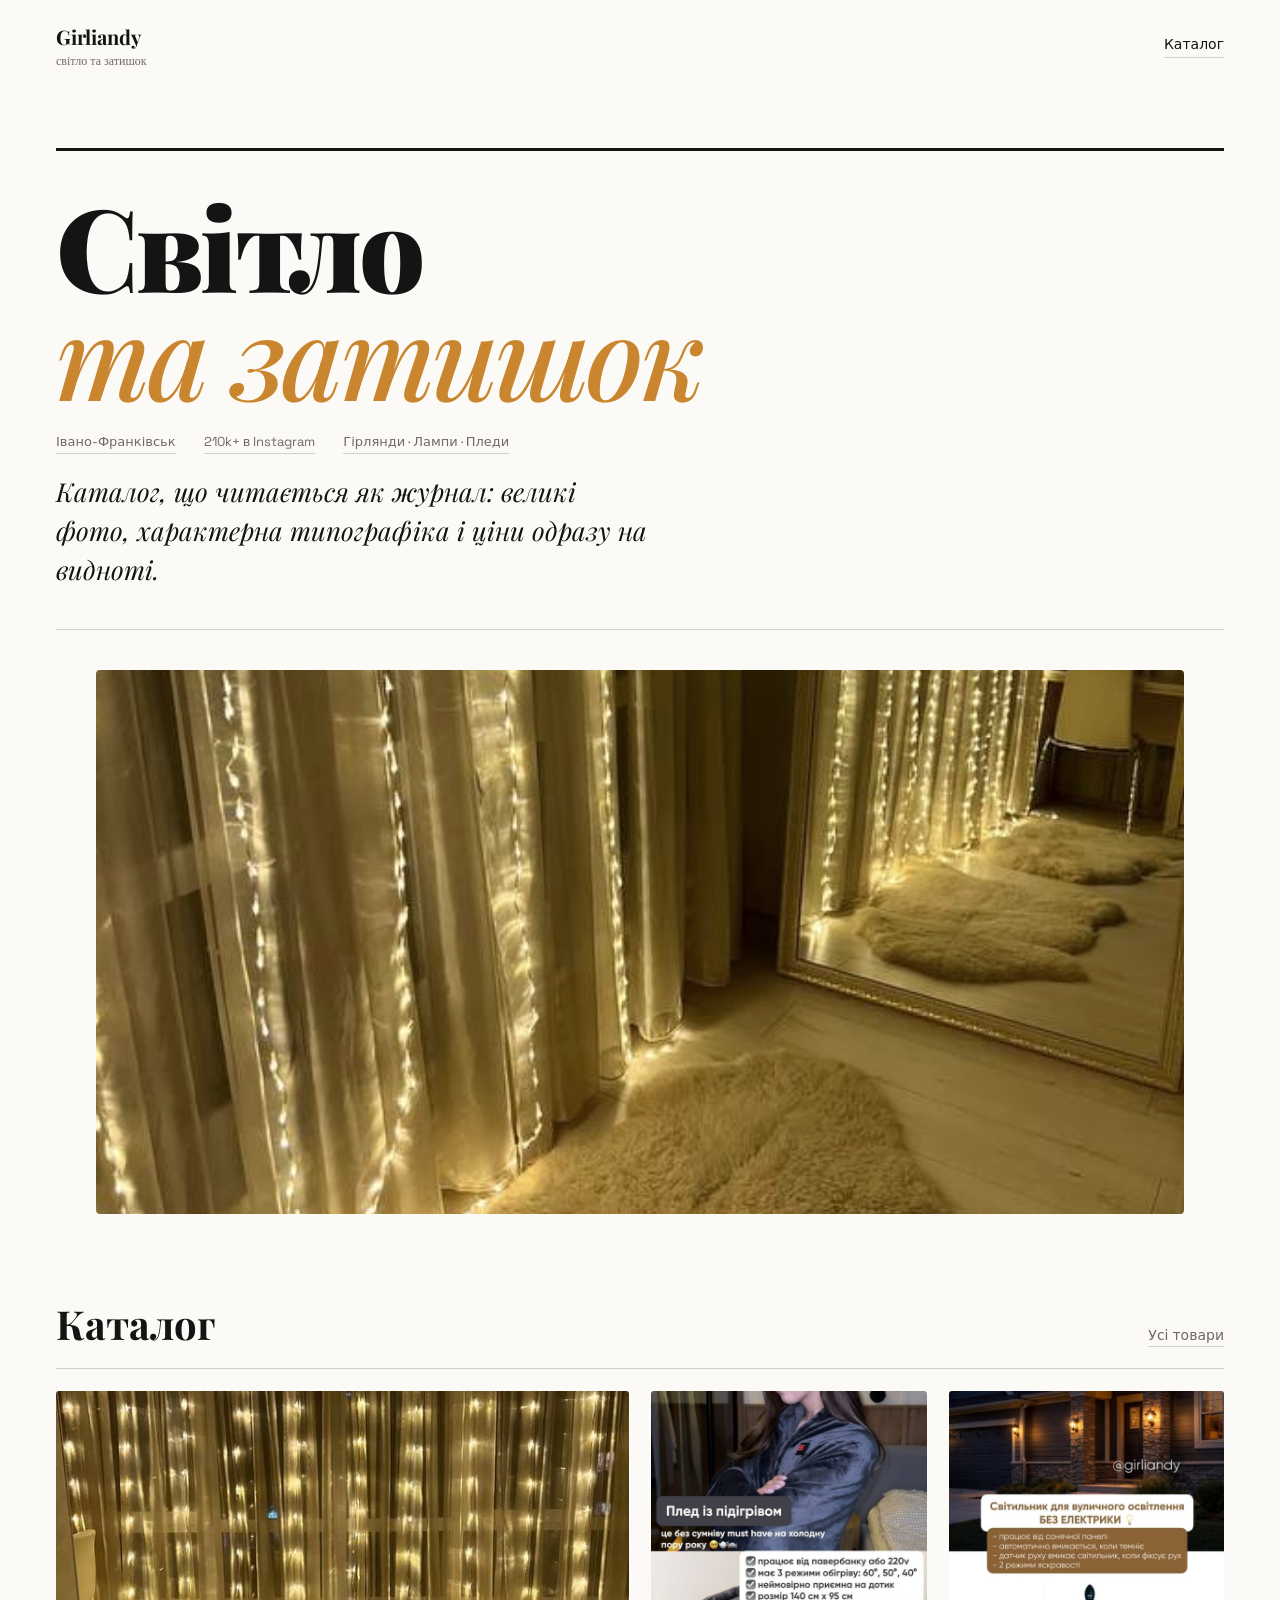
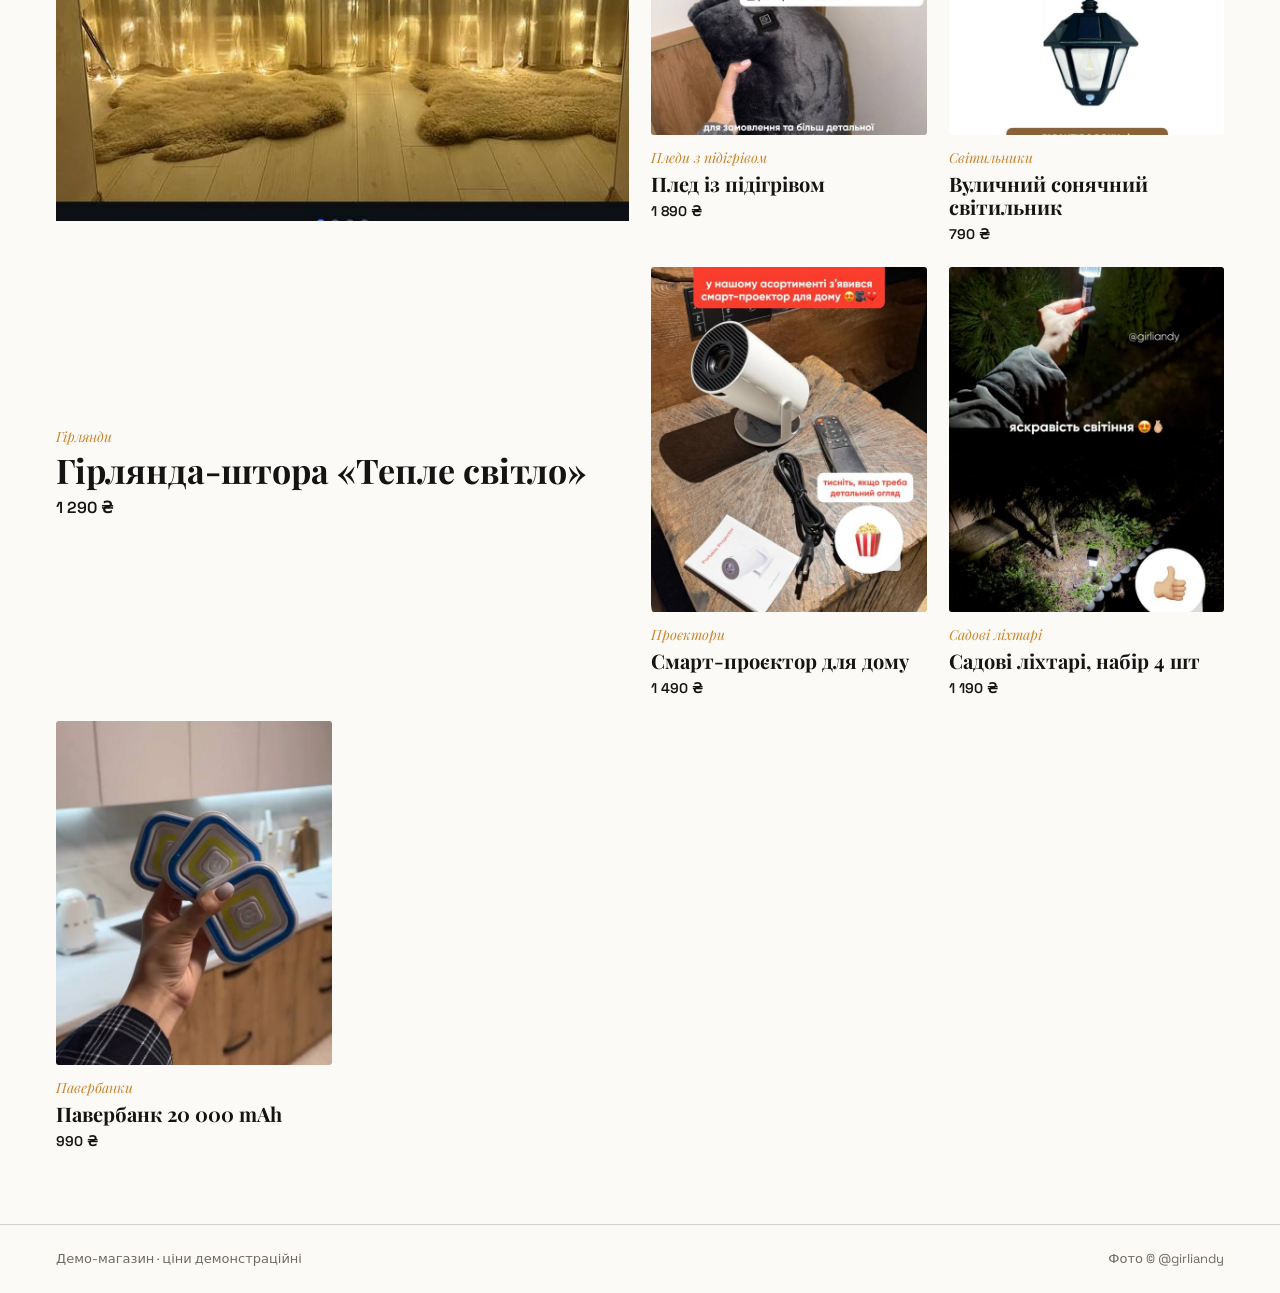
<file: concepts/04-redaktsiya.html>
<!doctype html>
<html lang="uk">
<head>
<meta charset="utf-8">
<meta name="viewport" content="width=device-width, initial-scale=1">
<title>Girliandy — «Редакція»</title>
<link rel="preconnect" href="https://fonts.googleapis.com">
<link rel="preconnect" href="https://fonts.gstatic.com" crossorigin>
<link href="https://fonts.googleapis.com/css2?family=Playfair+Display:ital,wght@0,500;0,700;0,900;1,500&family=Space+Grotesk:wght@400;500;600&display=swap" rel="stylesheet">
<link rel="stylesheet" href="base.css">
<style>
  :root { --bg:#fbfaf6; --ink:#141414; --muted:#6f6a61; --accent:#c9862e; --line:rgba(20,20,20,.18); }
  body { background:var(--bg); color:var(--ink); font-family:'Space Grotesk', Inter, system-ui, sans-serif; }

  .nav { display:flex; align-items:center; justify-content:space-between; padding:22px clamp(20px, 5vw, 56px); }
  .brand { font-family:'Playfair Display', serif; font-weight:700; font-size:20px; }
  .brand small { display:block; font-family:'Space Grotesk'; font-weight:400; font-size:12px; color:var(--muted); }
  .nav-link { font-size:14px; border-bottom:1px solid var(--line); padding-bottom:2px; }

  .hero { padding:clamp(24px, 5vw, 56px) clamp(20px, 5vw, 56px) clamp(32px, 6vw, 64px); }
  .masthead { border-top:3px solid var(--ink); border-bottom:1px solid var(--line); padding:clamp(18px, 4vw, 40px) 0; }
  h1 { font-family:'Playfair Display', serif; font-weight:900; font-size:clamp(44px, 9vw, 120px); line-height:.94; letter-spacing:-.03em; }
  h1 em { font-family:'Playfair Display', serif; font-style:italic; font-weight:500; color:var(--accent); }
  .meta { margin-top:clamp(14px, 2.4vw, 24px); display:flex; flex-wrap:wrap; gap:8px 28px; font-size:13px; color:var(--muted); }
  .meta span { border-bottom:1px solid var(--line); padding-bottom:2px; }
  .lead { margin-top:18px; font-family:'Playfair Display', serif; font-style:italic; font-size:clamp(18px, 2.6vw, 26px); color:var(--ink); max-width:40ch; }
  .hero-img { margin-top:clamp(20px, 4vw, 40px); border-radius:4px; overflow:hidden; }
  .hero-img img { width:100%; aspect-ratio:16/8; object-fit:cover; filter:grayscale(.15) contrast(1.02); }

  .catalog { padding:0 clamp(20px, 5vw, 56px) 0; }
  .catalog-head { display:flex; align-items:baseline; justify-content:space-between; border-bottom:1px solid var(--line); padding-bottom:14px; margin-bottom:22px; }
  h2 { font-family:'Playfair Display', serif; font-size:clamp(26px, 3.6vw, 40px); font-weight:700; }
  .more { font-size:14px; color:var(--muted); border-bottom:1px solid var(--line); }

  .grid { display:grid; grid-template-columns:repeat(2, 1fr); gap:16px; }
  @media(min-width:900px){ .grid { grid-template-columns:repeat(4, 1fr); gap:22px; } }
  .card.featured { grid-column:1 / -1; display:grid; grid-template-columns:1fr; }
  @media(min-width:900px){ .card.featured { grid-column:span 2; grid-row:span 2; } }
  .pic { position:relative; overflow:hidden; border-radius:3px; }
  .card:not(.featured) .pic img { width:100%; aspect-ratio:4/5; object-fit:cover; transition:transform .5s ease; }
  .card:not(.featured):hover .pic img { transform:scale(1.04); }
  .featured .pic img { width:100%; aspect-ratio:16/12; object-fit:cover; }
  .cat { margin-top:12px; font-family:'Playfair Display', serif; font-style:italic; font-size:14px; color:var(--accent); }
  .name { margin-top:4px; font-family:'Playfair Display', serif; font-weight:700; font-size:clamp(17px, 1.7vw, 20px); line-height:1.15; }
  .featured .name { font-size:clamp(22px, 3vw, 34px); }
  .price { margin-top:6px; font-family:'Space Grotesk'; font-size:14px; font-weight:600; }
  .featured .price { font-size:16px; }
  .card { display:block; }
  .featured .copy { padding-top:14px; }

  footer { margin-top:clamp(48px, 7vw, 72px); padding:24px clamp(20px, 5vw, 56px); border-top:1px solid var(--line); color:var(--muted); font-size:13px; display:flex; justify-content:space-between; flex-wrap:wrap; gap:8px; }
</style>
</head>
<body>
  <header class="nav">
    <span class="brand">Girliandy <small>світло та затишок</small></span>
    <a class="nav-link" href="#kataloh">Каталог</a>
  </header>

  <section class="hero">
    <div class="masthead">
      <h1>Світло<br><em>та затишок</em></h1>
      <div class="meta">
        <span>Івано-Франківськ</span>
        <span>210k+ в Instagram</span>
        <span>Гірлянди · Лампи · Пледи</span>
      </div>
      <p class="lead">Каталог, що читається як журнал: великі фото, характерна типографіка і ціни одразу на видноті.</p>
    </div>
    <figure class="hero-img">
      <img src="../assets/ig/05-curtain-garland-post-2.jpg" alt="Штора з гірляндою та дзеркалом у затишній кімнаті">
    </figure>
  </section>

  <section class="catalog" id="kataloh">
    <div class="catalog-head">
      <h2>Каталог</h2>
      <a class="more" href="#">Усі товари</a>
    </div>
    <div class="grid">
      <a class="card featured" href="#">
        <div class="pic"><img src="../assets/ig/06-curtain-garland-post-1.jpg" alt="Гірлянда-штора з теплими вогниками"></div>
        <div class="copy">
          <div class="cat">Гірлянди</div>
          <div class="name">Гірлянда-штора «Тепле світло»</div>
          <div class="price">1 290 ₴</div>
        </div>
      </a>
      <a class="card" href="#">
        <div class="pic"><img src="../assets/ig/01-pled-pidigriv.jpg" alt="Плед із підігрівом"></div>
        <div class="cat">Пледи з підігрівом</div>
        <div class="name">Плед із підігрівом</div>
        <div class="price">1 890 ₴</div>
      </a>
      <a class="card" href="#">
        <div class="pic"><img src="../assets/ig/04-wall-lantern-solar.jpg" alt="Вуличний сонячний ліхтар"></div>
        <div class="cat">Світильники</div>
        <div class="name">Вуличний сонячний світильник</div>
        <div class="price">790 ₴</div>
      </a>
      <a class="card" href="#">
        <div class="pic"><img src="../assets/ig/14-portable-projector.jpg" alt="Портативний смарт-проєктор"></div>
        <div class="cat">Проєктори</div>
        <div class="name">Смарт-проєктор для дому</div>
        <div class="price">1 490 ₴</div>
      </a>
      <a class="card" href="#">
        <div class="pic"><img src="../assets/ig/03-solar-garden-stake.jpg" alt="Садовий сонячний ліхтар"></div>
        <div class="cat">Садові ліхтарі</div>
        <div class="name">Садові ліхтарі, набір 4 шт</div>
        <div class="price">1 190 ₴</div>
      </a>
      <a class="card" href="#">
        <div class="pic"><img src="../assets/ig/15-powerbanks.jpg" alt="Магнітні павербанки"></div>
        <div class="cat">Павербанки</div>
        <div class="name">Павербанк 20 000 mAh</div>
        <div class="price">990 ₴</div>
      </a>
    </div>
  </section>

  <footer>
    <span>Демо-магазин · ціни демонстраційні</span>
    <span>Фото © @girliandy</span>
  </footer>
</body>
</html>
</file>
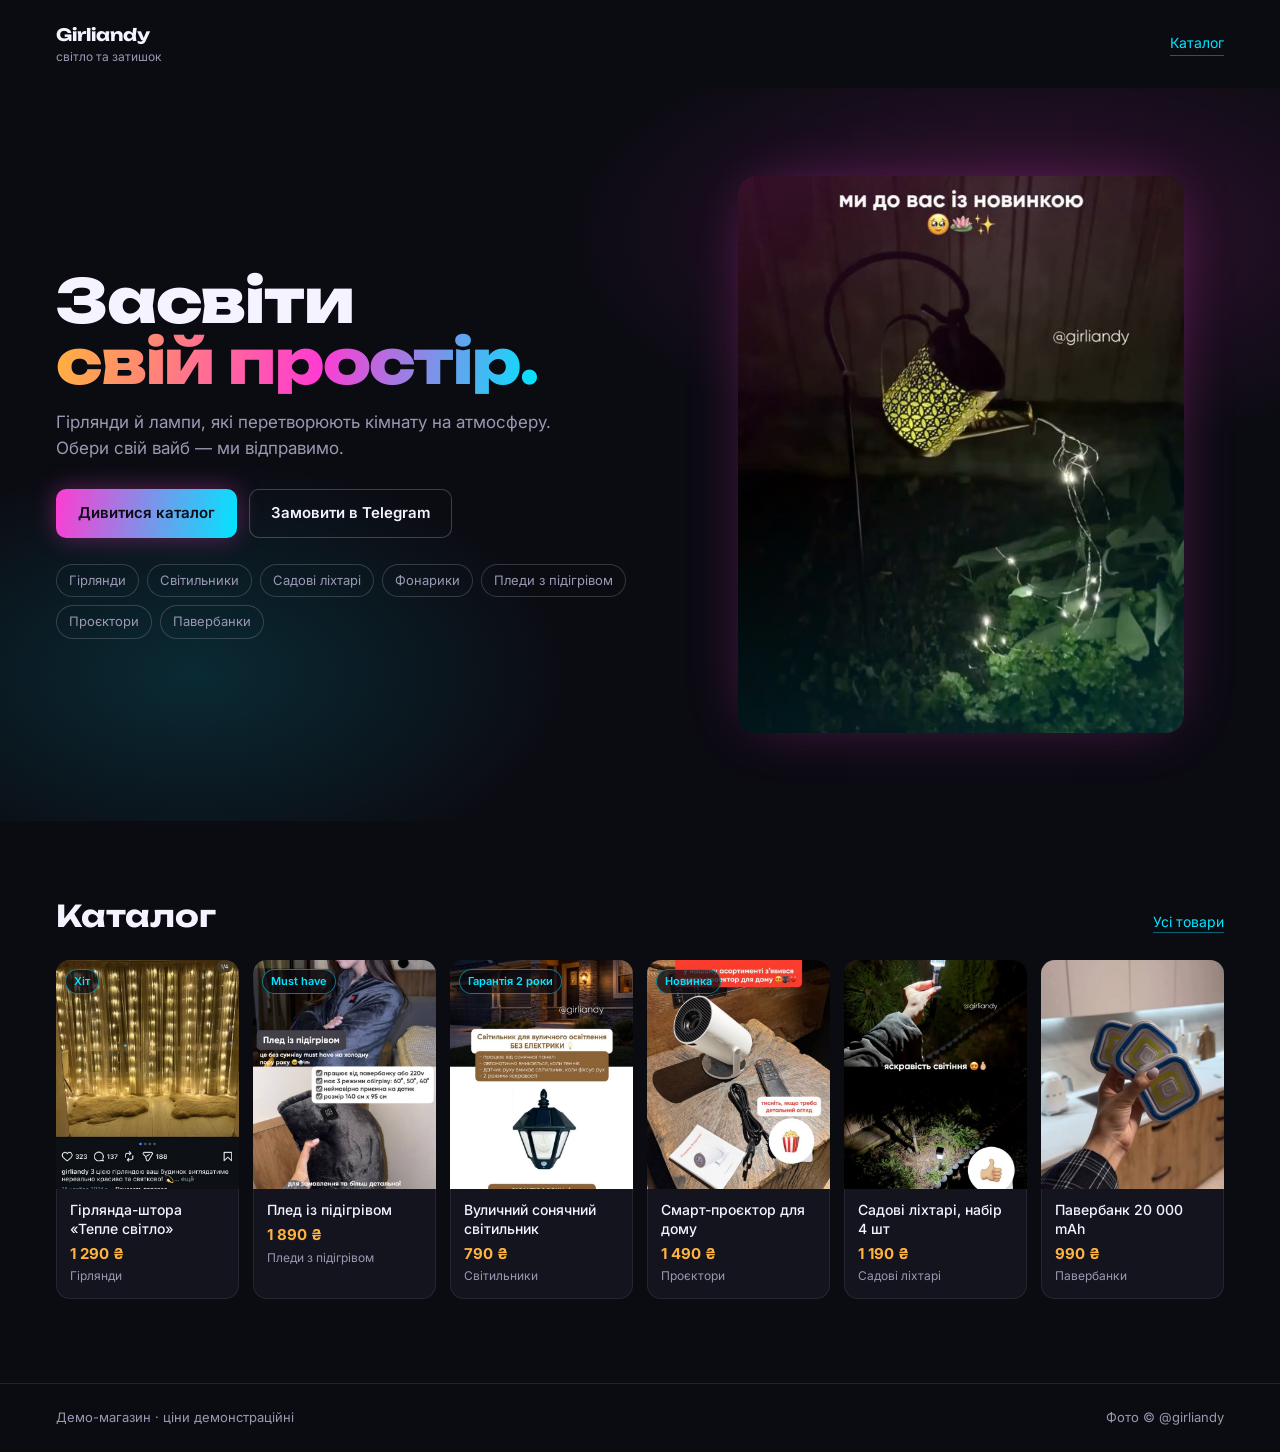
<file: concepts/05-neon.html>
<!doctype html>
<html lang="uk">
<head>
<meta charset="utf-8">
<meta name="viewport" content="width=device-width, initial-scale=1">
<title>Girliandy — «Неон»</title>
<link rel="preconnect" href="https://fonts.googleapis.com">
<link rel="preconnect" href="https://fonts.gstatic.com" crossorigin>
<link href="https://fonts.googleapis.com/css2?family=Unbounded:wght@500;600;700;800&family=Inter:wght@400;500;600&display=swap" rel="stylesheet">
<link rel="stylesheet" href="base.css">
<style>
  :root { --bg:#0b0b12; --panel:#14141f; --ink:#f4f3ff; --muted:#9b98b3; --neon-pink:#ff3cd2; --neon-cyan:#00e5ff; --neon-amber:#ffb23e; }
  body { background:var(--bg); color:var(--ink); font-family:Inter, system-ui, sans-serif; }

  .nav { display:flex; align-items:center; justify-content:space-between; padding:22px clamp(20px, 5vw, 56px); }
  .brand { font-family:Unbounded, sans-serif; font-weight:700; font-size:17px; }
  .brand small { display:block; font-family:Inter; font-weight:400; font-size:12px; color:var(--muted); }
  .nav-link { font-size:14px; color:var(--neon-cyan); border-bottom:1px solid rgba(0,229,255,.4); padding-bottom:2px; }

  .hero { position:relative; overflow:hidden; padding:clamp(28px, 6vw, 72px) clamp(20px, 5vw, 56px); display:grid; gap:clamp(28px, 6vw, 60px); align-items:center; }
  .hero::before { content:""; position:absolute; inset:0; background:radial-gradient(60% 50% at 80% 20%, rgba(255,60,210,.16), transparent 60%), radial-gradient(50% 50% at 15% 80%, rgba(0,229,255,.14), transparent 60%); pointer-events:none; }
  @media(min-width:900px){ .hero { grid-template-columns:1.05fr .95fr; } }
  .hero-copy { position:relative; }
  h1 { font-family:Unbounded, sans-serif; font-weight:800; font-size:clamp(32px, 5.6vw, 60px); line-height:1.02; letter-spacing:-.02em; }
  h1 .grad { background:linear-gradient(100deg, var(--neon-amber), var(--neon-pink) 55%, var(--neon-cyan)); -webkit-background-clip:text; background-clip:text; color:transparent; }
  .sub { margin-top:18px; color:var(--muted); font-size:clamp(15px, 1.6vw, 17px); max-width:46ch; }
  .actions { margin-top:28px; display:flex; flex-wrap:wrap; gap:12px; }
  .btn { padding:13px 22px; border-radius:10px; font-weight:600; font-size:15px; background:linear-gradient(100deg, var(--neon-pink), var(--neon-cyan)); color:#0b0b12; box-shadow:0 0 24px rgba(255,60,210,.35); }
  .btn.ghost { background:transparent; color:var(--ink); box-shadow:inset 0 0 0 1px rgba(244,243,255,.22); }
  .chips { margin-top:26px; display:flex; flex-wrap:wrap; gap:8px; }
  .chip { font-size:13px; padding:7px 13px; border-radius:999px; box-shadow:inset 0 0 0 1px rgba(244,243,255,.18); color:var(--muted); }

  .hero-media { position:relative; border-radius:18px; overflow:hidden; box-shadow:0 0 60px -20px rgba(255,60,210,.45); }
  .hero-media img { width:100%; aspect-ratio:4/5; object-fit:cover; }
  .hero-media::after { content:""; position:absolute; inset:0; background:linear-gradient(160deg, rgba(255,60,210,.18), transparent 45%, rgba(0,229,255,.16)); mix-blend-mode:screen; pointer-events:none; }

  .catalog { position:relative; padding:clamp(40px, 7vw, 72px) clamp(20px, 5vw, 56px) 0; }
  .catalog-head { display:flex; align-items:baseline; justify-content:space-between; margin-bottom:22px; }
  h2 { font-family:Unbounded, sans-serif; font-size:clamp(22px, 3vw, 30px); font-weight:700; }
  .more { font-size:14px; color:var(--neon-cyan); border-bottom:1px solid rgba(0,229,255,.4); }
  .scroller { display:grid; grid-auto-flow:column; grid-auto-columns:minmax(180px, 1fr); gap:14px; overflow-x:auto; padding-bottom:12px; scroll-snap-type:x mandatory; }
  .card { scroll-snap-align:start; background:var(--panel); border-radius:14px; overflow:hidden; box-shadow:inset 0 0 0 1px rgba(244,243,255,.08); transition:transform .3s ease, box-shadow .3s ease; }
  .card:hover { transform:translateY(-4px); box-shadow:0 0 26px -6px rgba(0,229,255,.5), inset 0 0 0 1px rgba(0,229,255,.5); }
  .pic { position:relative; }
  .pic img { width:100%; aspect-ratio:4/5; object-fit:cover; }
  .badge { position:absolute; top:9px; left:9px; font-size:11px; font-weight:600; padding:4px 9px; border-radius:999px; background:rgba(11,11,18,.72); color:var(--neon-cyan); box-shadow:inset 0 0 0 1px rgba(0,229,255,.5); }
  .info { padding:12px 14px 14px; }
  .name { font-size:14px; font-weight:500; line-height:1.35; }
  .price { margin-top:4px; font-size:15px; font-weight:700; color:var(--neon-amber); }
  .cat { margin-top:2px; font-size:12px; color:var(--muted); }

  footer { margin-top:clamp(48px, 7vw, 72px); padding:24px clamp(20px, 5vw, 56px); border-top:1px solid rgba(244,243,255,.1); color:var(--muted); font-size:13px; display:flex; justify-content:space-between; flex-wrap:wrap; gap:8px; }
</style>
</head>
<body>
  <header class="nav">
    <span class="brand">Girliandy <small>світло та затишок</small></span>
    <a class="nav-link" href="#kataloh">Каталог</a>
  </header>

  <section class="hero">
    <div class="hero-copy">
      <h1>Засвіти<br><span class="grad">свій простір.</span></h1>
      <p class="sub">Гірлянди й лампи, які перетворюють кімнату на атмосферу. Обери свій вайб — ми відправимо.</p>
      <div class="actions">
        <a class="btn" href="#kataloh">Дивитися каталог</a>
        <a class="btn ghost" href="https://t.me/girliandy">Замовити в Telegram</a>
      </div>
      <div class="chips">
        <span class="chip">Гірлянди</span><span class="chip">Світильники</span><span class="chip">Садові ліхтарі</span><span class="chip">Фонарики</span><span class="chip">Пледи з підігрівом</span><span class="chip">Проєктори</span><span class="chip">Павербанки</span>
      </div>
    </div>
    <figure class="hero-media">
      <img src="../assets/ig/07-decor-lantern-string.jpg" alt="Декоративний ліхтар із гірляндою в нічній зелені">
    </figure>
  </section>

  <section class="catalog" id="kataloh">
    <div class="catalog-head">
      <h2>Каталог</h2>
      <a class="more" href="#">Усі товари</a>
    </div>
    <div class="scroller">
      <a class="card" href="#">
        <div class="pic"><img src="../assets/ig/06-curtain-garland-post-1.jpg" alt="Гірлянда-штора з теплими вогниками"><span class="badge">Хіт</span></div>
        <div class="info"><div class="name">Гірлянда-штора «Тепле світло»</div><div class="price">1 290 ₴</div><div class="cat">Гірлянди</div></div>
      </a>
      <a class="card" href="#">
        <div class="pic"><img src="../assets/ig/01-pled-pidigriv.jpg" alt="Плед із підігрівом"><span class="badge">Must have</span></div>
        <div class="info"><div class="name">Плед із підігрівом</div><div class="price">1 890 ₴</div><div class="cat">Пледи з підігрівом</div></div>
      </a>
      <a class="card" href="#">
        <div class="pic"><img src="../assets/ig/04-wall-lantern-solar.jpg" alt="Вуличний сонячний ліхтар"><span class="badge">Гарантія 2 роки</span></div>
        <div class="info"><div class="name">Вуличний сонячний світильник</div><div class="price">790 ₴</div><div class="cat">Світильники</div></div>
      </a>
      <a class="card" href="#">
        <div class="pic"><img src="../assets/ig/14-portable-projector.jpg" alt="Портативний смарт-проєктор"><span class="badge">Новинка</span></div>
        <div class="info"><div class="name">Смарт-проєктор для дому</div><div class="price">1 490 ₴</div><div class="cat">Проєктори</div></div>
      </a>
      <a class="card" href="#">
        <div class="pic"><img src="../assets/ig/03-solar-garden-stake.jpg" alt="Садовий сонячний ліхтар"></div>
        <div class="info"><div class="name">Садові ліхтарі, набір 4 шт</div><div class="price">1 190 ₴</div><div class="cat">Садові ліхтарі</div></div>
      </a>
      <a class="card" href="#">
        <div class="pic"><img src="../assets/ig/15-powerbanks.jpg" alt="Магнітні павербанки"></div>
        <div class="info"><div class="name">Павербанк 20 000 mAh</div><div class="price">990 ₴</div><div class="cat">Павербанки</div></div>
      </a>
    </div>
  </section>

  <footer>
    <span>Демо-магазин · ціни демонстраційні</span>
    <span>Фото © @girliandy</span>
  </footer>
</body>
</html>
</file>
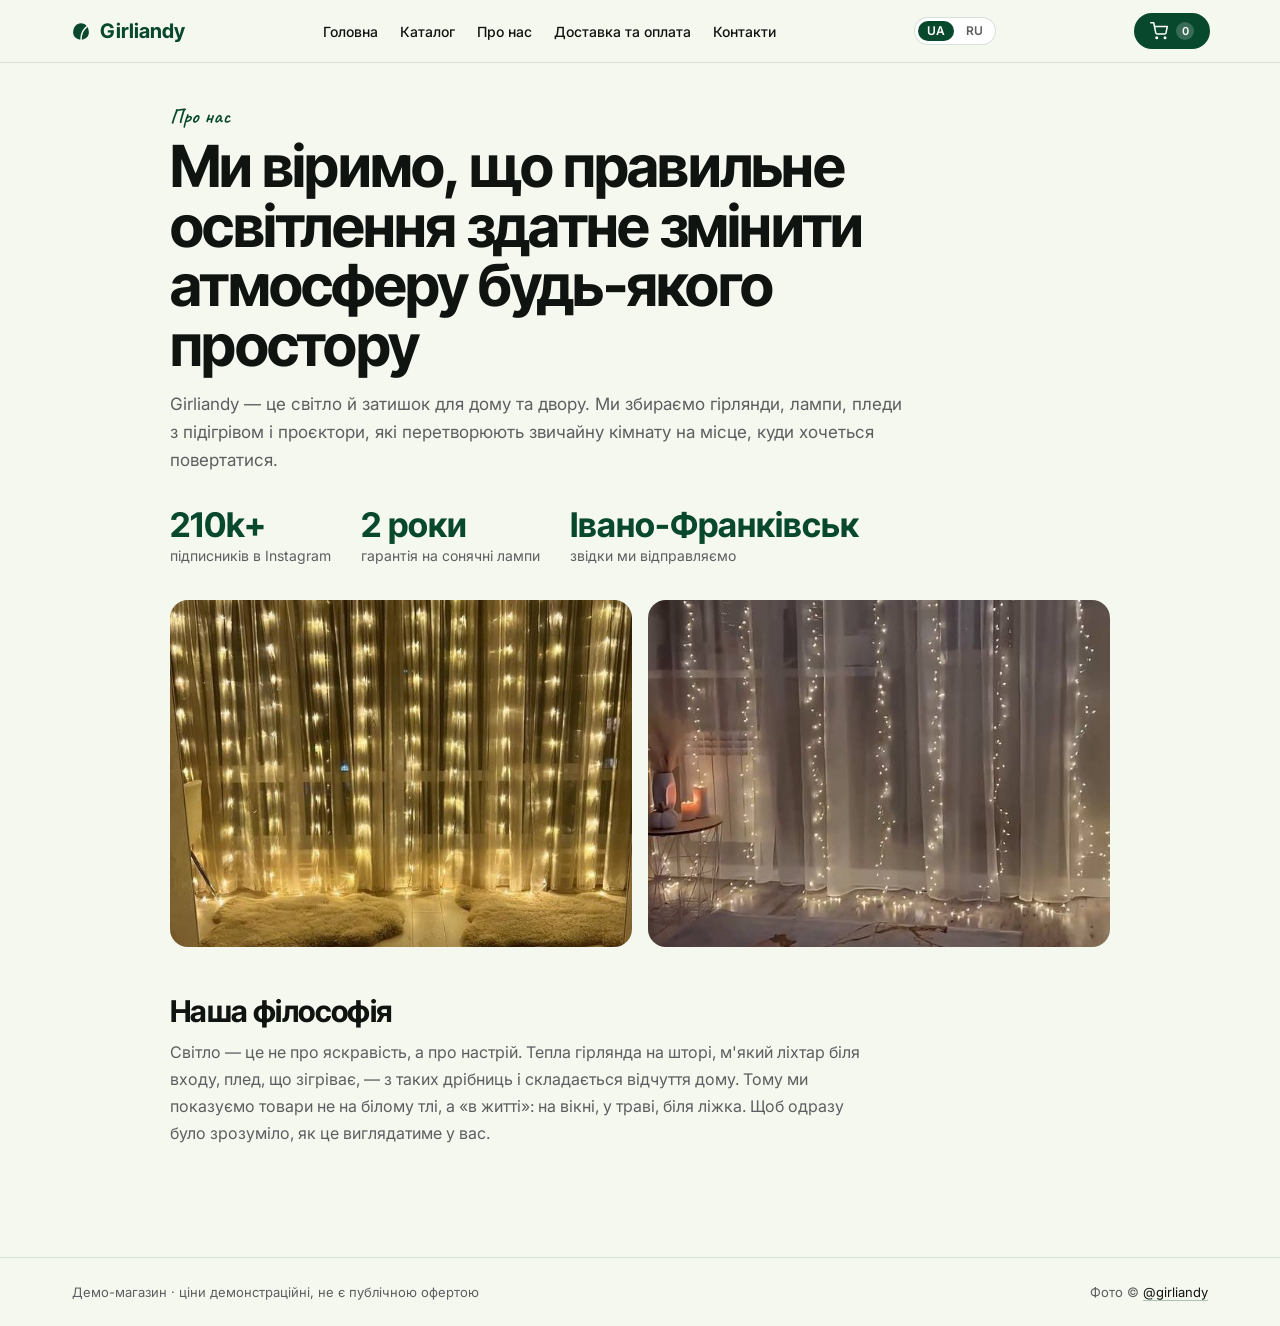
<file: site/about.html>
<!DOCTYPE html>
<html lang="uk">
<head>
  <meta charset="utf-8">
  <meta name="viewport" content="width=device-width, initial-scale=1">
  <link rel="icon" href="favicon.svg" type="image/svg+xml">
  <title>Про нас — Girliandy</title>
  <meta name="description" content="Girliandy — світло та затишок для дому й двору.">
  <link rel="preconnect" href="https://fonts.googleapis.com">
  <link rel="preconnect" href="https://fonts.gstatic.com" crossorigin>
  <link href="https://fonts.googleapis.com/css2?family=Caveat:wght@600&family=Inter+Tight:wght@700&family=Inter:wght@400;500;600&display=swap" rel="stylesheet">
  <link rel="stylesheet" href="styles.css">
  <link rel="stylesheet" href="pages.css">
</head>
<body>
  <header class="site-header">
    <div class="inner">
      <a class="site-logo" href="index.html">
        <svg viewBox="0 0 28 28" fill="none" aria-hidden="true"><path d="M14 4 C 8 4, 4 9, 4 16 C 4 21, 8 25, 14 25 C 20 25, 24 21, 24 16 C 24 9, 20 4, 14 4 Z" fill="#08482D"/><path d="M14 25 C 14 18, 16 12, 22 8" stroke="#F5F8EF" stroke-width="2" stroke-linecap="round"/></svg>
        <span>Girliandy</span>
      </a>
      <nav class="site-nav">
        <a href="index.html" data-i18n="nav.home">Головна</a>
        <a href="index.html#catalog" data-i18n="nav.catalog">Каталог</a>
        <a href="about.html" data-i18n="nav.about">Про нас</a>
        <a href="delivery.html" data-i18n="nav.delivery">Доставка та оплата</a>
        <a href="contacts.html" data-i18n="nav.contacts">Контакти</a>
      </nav>
      <div class="lang" role="group" aria-label="Мова"><button type="button" data-lang="uk">UA</button><button type="button" data-lang="ru">RU</button></div>
      <a class="site-cart" href="checkout.html" aria-label="Кошик">
        <svg width="18" height="18" viewBox="0 0 24 24" fill="none" stroke="currentColor" stroke-width="2" stroke-linecap="round" stroke-linejoin="round"><circle cx="9" cy="21" r="1"></circle><circle cx="20" cy="21" r="1"></circle><path d="M1 1h4l2.68 13.39a2 2 0 0 0 2 1.61h9.72a2 2 0 0 0 2-1.61L23 6H6"></path></svg>
        <span class="count" data-cart-count>0</span>
      </a>
    </div>
  </header>

  <main class="page">
    <div class="page-hero">
      <span class="kicker" data-i18n="ab.kicker">Про нас</span>
      <h1 data-i18n="ab.h1">Ми віримо, що правильне освітлення здатне змінити атмосферу будь-якого простору</h1>
      <p class="lead" data-i18n="ab.lead">Girliandy — це світло й затишок для дому та двору. Ми збираємо гірлянди, лампи, пледи з підігрівом і проєктори, які перетворюють звичайну кімнату на місце, куди хочеться повертатися.</p>
    </div>

    <div class="stats">
      <div class="stat"><b data-i18n="ab.s1">210k+</b><span data-i18n="ab.s1d">підписників в Instagram</span></div>
      <div class="stat"><b data-i18n="ab.s2">2 роки</b><span data-i18n="ab.s2d">гарантія на сонячні лампи</span></div>
      <div class="stat"><b data-i18n="ab.s3">Івано-Франківськ</b><span data-i18n="ab.s3d">звідки ми відправляємо</span></div>
    </div>

    <div class="about-photo">
      <img src="../assets/ig/06-curtain-garland-clean.jpg" alt="Гірлянда-штора з теплими вогниками" loading="lazy">
      <img src="../assets/ig/09-curtain-garland-clean.jpg" alt="Тепла гірлянда біля ліжка" loading="lazy">
    </div>

    <section class="page-section">
      <h2 data-i18n="ab.ph">Наша філософія</h2>
      <p data-i18n="ab.phP">Світло — це не про яскравість, а про настрій. Тепла гірлянда на шторі, м'який ліхтар біля входу, плед, що зігріває, — з таких дрібниць і складається відчуття дому. Тому ми показуємо товари не на білому тлі, а «в житті»: на вікні, у траві, біля ліжка. Щоб одразу було зрозуміло, як це виглядатиме у вас.</p>
    </section>
  </main>

  <footer>
    <span data-i18n="footer.demo">Демо-магазин · ціни демонстраційні, не є публічною офертою</span>
    <span><span data-i18n="footer.photos">Фото ©</span> <a href="https://www.instagram.com/girliandy/" target="_blank" rel="noopener">@girliandy</a></span>
  </footer>

  <script src="i18n.js"></script>
  <script src="cart.js"></script>
  <script>window.Cart.updateBadge();</script>
</body>
</html>
</file>
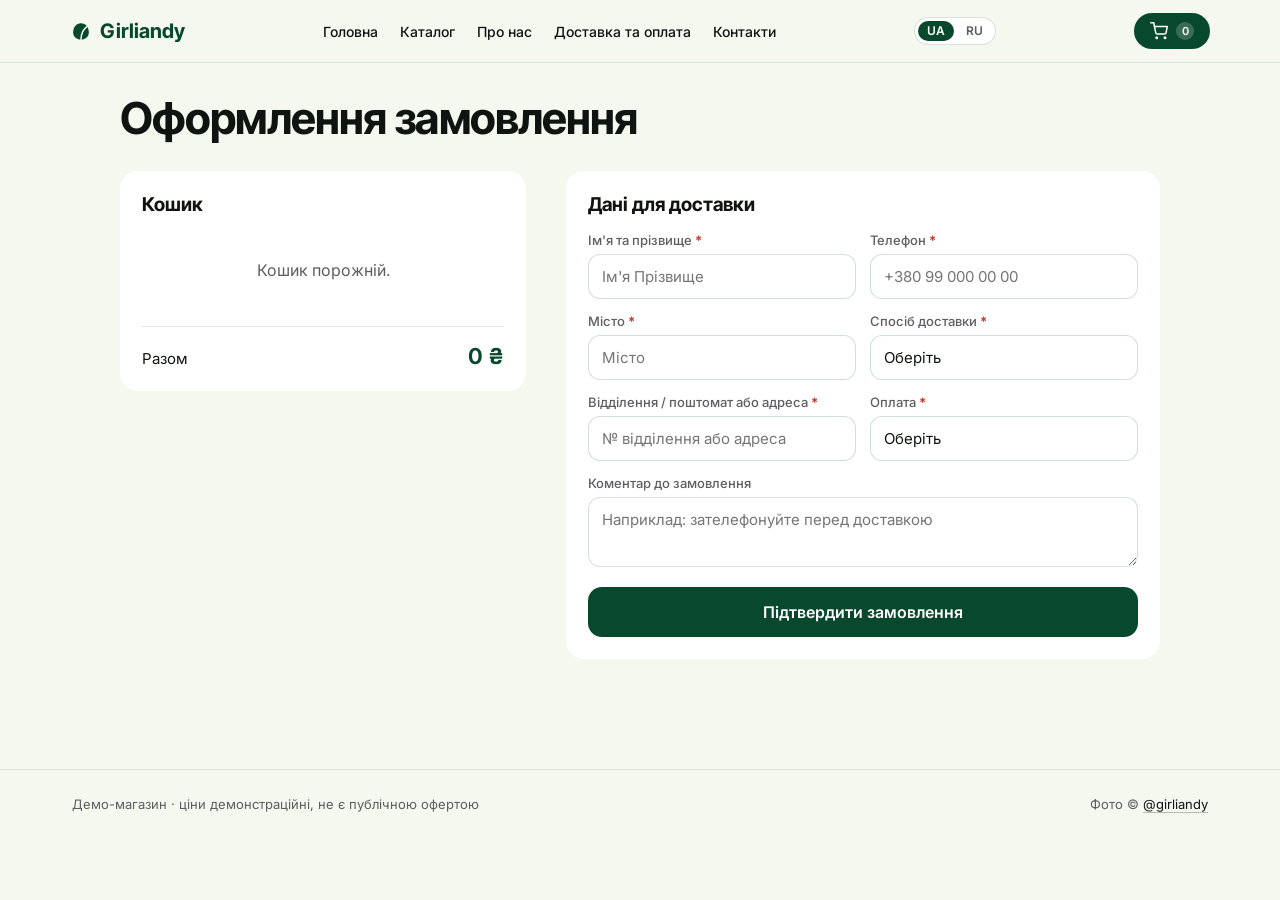
<file: site/checkout.html>
<!DOCTYPE html>
<html lang="uk">
<head>
  <meta charset="utf-8">
  <meta name="viewport" content="width=device-width, initial-scale=1">
  <link rel="icon" href="favicon.svg" type="image/svg+xml">
  <title>Кошик та оформлення — Girliandy</title>
  <meta name="description" content="Оформлення замовлення в Girliandy: кошик і форма доставки.">
  <link rel="preconnect" href="https://fonts.googleapis.com">
  <link rel="preconnect" href="https://fonts.gstatic.com" crossorigin>
  <link href="https://fonts.googleapis.com/css2?family=Caveat:wght@600&family=Inter+Tight:wght@700&family=Inter:wght@400;500;600&display=swap" rel="stylesheet">
  <link rel="stylesheet" href="styles.css">
  <link rel="stylesheet" href="checkout.css">
</head>
<body>
  <header class="site-header">
    <div class="inner">
      <a class="site-logo" href="index.html">
        <svg viewBox="0 0 28 28" fill="none" aria-hidden="true"><path d="M14 4 C 8 4, 4 9, 4 16 C 4 21, 8 25, 14 25 C 20 25, 24 21, 24 16 C 24 9, 20 4, 14 4 Z" fill="#08482D"/><path d="M14 25 C 14 18, 16 12, 22 8" stroke="#F5F8EF" stroke-width="2" stroke-linecap="round"/></svg>
        <span>Girliandy</span>
      </a>
      <nav class="site-nav">
        <a href="index.html" data-i18n="nav.home">Головна</a>
        <a href="index.html#catalog" data-i18n="nav.catalog">Каталог</a>
        <a href="about.html" data-i18n="nav.about">Про нас</a>
        <a href="delivery.html" data-i18n="nav.delivery">Доставка та оплата</a>
        <a href="contacts.html" data-i18n="nav.contacts">Контакти</a>
      </nav>
      <div class="lang" role="group" aria-label="Мова"><button type="button" data-lang="uk">UA</button><button type="button" data-lang="ru">RU</button></div>
      <a class="site-cart" href="checkout.html" aria-label="Кошик">
        <svg width="18" height="18" viewBox="0 0 24 24" fill="none" stroke="currentColor" stroke-width="2" stroke-linecap="round" stroke-linejoin="round"><circle cx="9" cy="21" r="1"></circle><circle cx="20" cy="21" r="1"></circle><path d="M1 1h4l2.68 13.39a2 2 0 0 0 2 1.61h9.72a2 2 0 0 0 2-1.61L23 6H6"></path></svg>
        <span class="count" data-cart-count>0</span>
      </a>
    </div>
  </header>

  <main class="checkout">
    <h1 data-i18n="co.h1">Оформлення замовлення</h1>

    <div class="checkout__layout" data-layout>
      <div class="cart-box">
        <h2 data-i18n="co.cart">Кошик</h2>
        <div data-cart-items></div>
        <div class="total"><span data-i18n="co.total">Разом</span><strong data-total>0 ₴</strong></div>
      </div>

      <form class="form-box" data-form novalidate>
        <h2 data-i18n="co.form">Дані для доставки</h2>
        <div class="form-grid">
          <div class="field" data-field="name">
            <label for="f-name"><span data-i18n="co.name">Ім'я та прізвище</span> <b>*</b></label>
            <input id="f-name" name="name" type="text" autocomplete="name" data-i18n-ph="co.namePh" placeholder="Ім'я Прізвище">
            <span class="err" data-i18n="co.errName">Вкажіть ім'я та прізвище</span>
          </div>
          <div class="field" data-field="phone">
            <label for="f-phone"><span data-i18n="co.phone">Телефон</span> <b>*</b></label>
            <input id="f-phone" name="phone" type="tel" inputmode="tel" autocomplete="tel" placeholder="+380 99 000 00 00">
            <span class="err" data-i18n="co.errPhone">Вкажіть коректний номер</span>
          </div>
          <div class="field" data-field="city">
            <label for="f-city"><span data-i18n="co.city">Місто</span> <b>*</b></label>
            <input id="f-city" name="city" type="text" autocomplete="address-level2" data-i18n-ph="co.cityPh" placeholder="Місто">
            <span class="err" data-i18n="co.errCity">Вкажіть місто</span>
          </div>
          <div class="field" data-field="delivery">
            <label for="f-delivery"><span data-i18n="co.delivery">Спосіб доставки</span> <b>*</b></label>
            <select id="f-delivery" name="delivery">
              <option value="" data-i18n="co.choose">Оберіть</option>
              <option value="np-branch" data-i18n="co.del1">Нова пошта — відділення</option>
              <option value="np-locker" data-i18n="co.del2">Нова пошта — поштомат</option>
              <option value="np-courier" data-i18n="co.del3">Кур'єр Нова пошта</option>
            </select>
            <span class="err" data-i18n="co.errDelivery">Оберіть спосіб доставки</span>
          </div>
          <div class="field" data-field="address">
            <label for="f-address"><span data-i18n="co.address">Відділення / поштомат або адреса</span> <b>*</b></label>
            <input id="f-address" name="address" type="text" data-i18n-ph="co.addressPh" placeholder="№ відділення або адреса">
            <span class="err" data-i18n="co.errAddress">Вкажіть відділення або адресу</span>
          </div>
          <div class="field" data-field="payment">
            <label for="f-payment"><span data-i18n="co.payment">Оплата</span> <b>*</b></label>
            <select id="f-payment" name="payment">
              <option value="" data-i18n="co.choose">Оберіть</option>
              <option value="cod" data-i18n="co.pay1">Оплата при отриманні</option>
              <option value="prepay" data-i18n="co.pay2">Передоплата на картку</option>
            </select>
            <span class="err" data-i18n="co.errPayment">Оберіть спосіб оплати</span>
          </div>
        </div>
        <div class="field">
          <label for="f-comment" data-i18n="co.comment">Коментар до замовлення</label>
          <textarea id="f-comment" name="comment" data-i18n-ph="co.commentPh" placeholder="Наприклад: зателефонуйте перед доставкою"></textarea>
        </div>
        <button class="submit" type="submit" data-i18n="co.submit">Підтвердити замовлення</button>
      </form>
    </div>

    <div class="success" data-success hidden>
      <div style="font-size:44px;">🎉</div>
      <h2 data-i18n="co.success">Дякуємо! Замовлення прийнято</h2>
      <div class="num" data-order-num></div>
      <p data-i18n="co.successP">Ми надіслали ваше замовлення. Зв'яжемося з вами найближчим часом для підтвердження.</p>
      <a class="btn-primary" href="index.html" data-i18n="co.back">Повернутися на головну</a>
    </div>
  </main>

  <footer>
    <span data-i18n="footer.demo">Демо-магазин · ціни демонстраційні, не є публічною офертою</span>
    <span><span data-i18n="footer.photos">Фото ©</span> <a href="https://www.instagram.com/girliandy/" target="_blank" rel="noopener">@girliandy</a></span>
  </footer>

  <script src="data.js"></script>
  <script src="i18n.js"></script>
  <script src="ui.js"></script>
  <script src="cart.js"></script>
  <script src="checkout.js"></script>
</body>
</html>
</file>
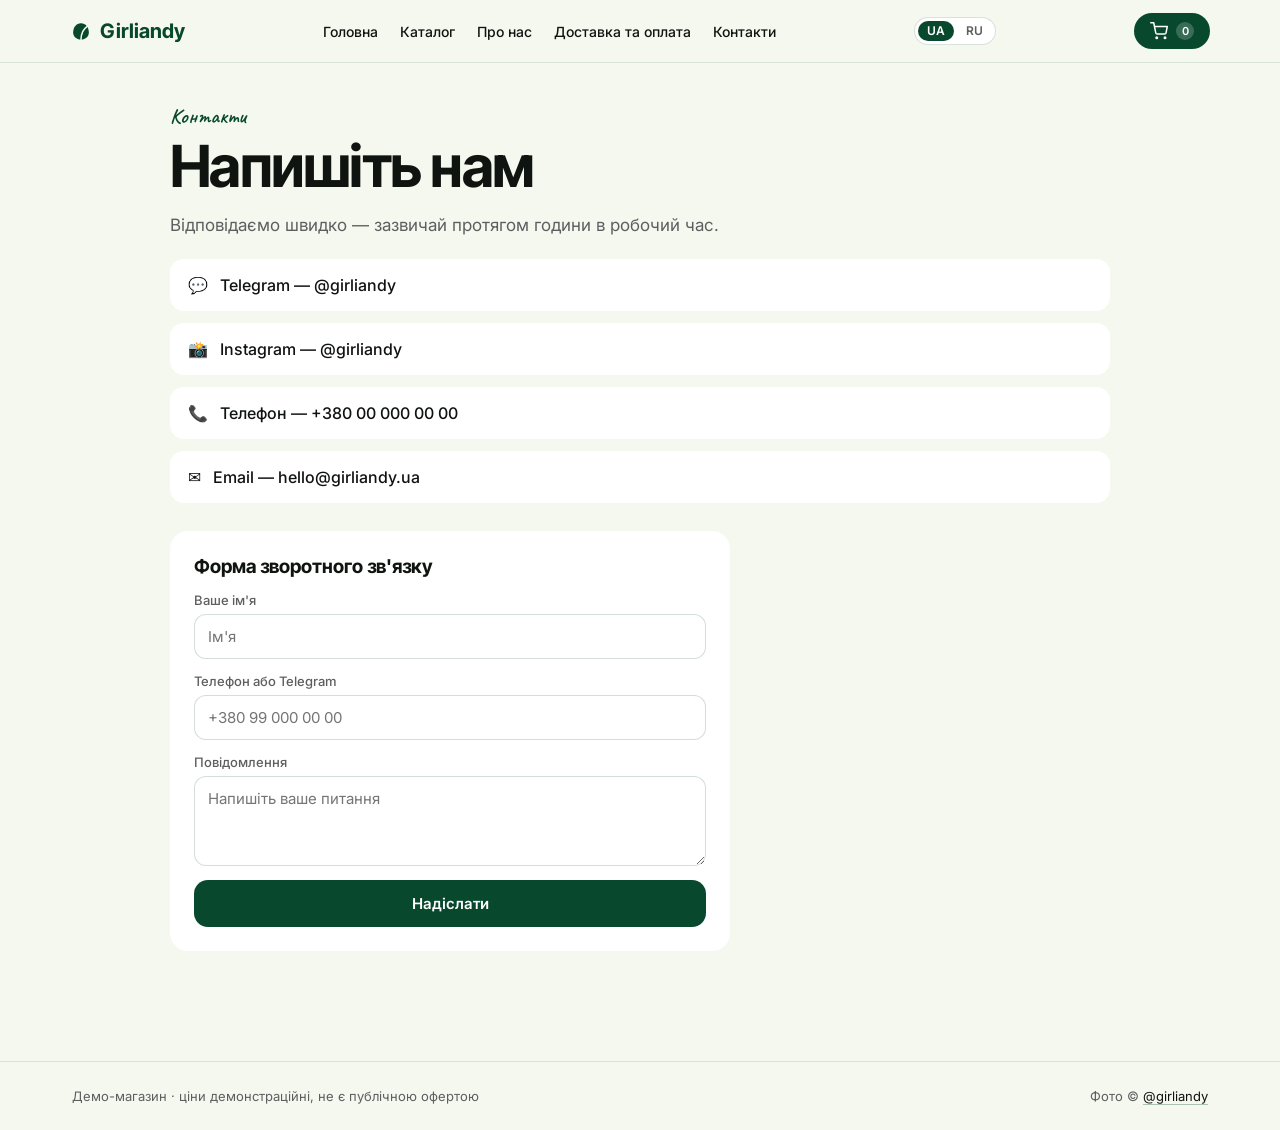
<file: site/contacts.html>
<!DOCTYPE html>
<html lang="uk">
<head>
  <meta charset="utf-8">
  <meta name="viewport" content="width=device-width, initial-scale=1">
  <link rel="icon" href="favicon.svg" type="image/svg+xml">
  <title>Контакти — Girliandy</title>
  <meta name="description" content="Зв'яжіться з Girliandy: телефон, Telegram, Instagram.">
  <link rel="preconnect" href="https://fonts.googleapis.com">
  <link rel="preconnect" href="https://fonts.gstatic.com" crossorigin>
  <link href="https://fonts.googleapis.com/css2?family=Caveat:wght@600&family=Inter+Tight:wght@700&family=Inter:wght@400;500;600&display=swap" rel="stylesheet">
  <link rel="stylesheet" href="styles.css">
  <link rel="stylesheet" href="pages.css">
</head>
<body>
  <header class="site-header">
    <div class="inner">
      <a class="site-logo" href="index.html">
        <svg viewBox="0 0 28 28" fill="none" aria-hidden="true"><path d="M14 4 C 8 4, 4 9, 4 16 C 4 21, 8 25, 14 25 C 20 25, 24 21, 24 16 C 24 9, 20 4, 14 4 Z" fill="#08482D"/><path d="M14 25 C 14 18, 16 12, 22 8" stroke="#F5F8EF" stroke-width="2" stroke-linecap="round"/></svg>
        <span>Girliandy</span>
      </a>
      <nav class="site-nav">
        <a href="index.html" data-i18n="nav.home">Головна</a>
        <a href="index.html#catalog" data-i18n="nav.catalog">Каталог</a>
        <a href="about.html" data-i18n="nav.about">Про нас</a>
        <a href="delivery.html" data-i18n="nav.delivery">Доставка та оплата</a>
        <a href="contacts.html" data-i18n="nav.contacts">Контакти</a>
      </nav>
      <div class="lang" role="group" aria-label="Мова"><button type="button" data-lang="uk">UA</button><button type="button" data-lang="ru">RU</button></div>
      <a class="site-cart" href="checkout.html" aria-label="Кошик">
        <svg width="18" height="18" viewBox="0 0 24 24" fill="none" stroke="currentColor" stroke-width="2" stroke-linecap="round" stroke-linejoin="round"><circle cx="9" cy="21" r="1"></circle><circle cx="20" cy="21" r="1"></circle><path d="M1 1h4l2.68 13.39a2 2 0 0 0 2 1.61h9.72a2 2 0 0 0 2-1.61L23 6H6"></path></svg>
        <span class="count" data-cart-count>0</span>
      </a>
    </div>
  </header>

  <main class="page">
    <div class="page-hero">
      <span class="kicker" data-i18n="ct.kicker">Контакти</span>
      <h1 data-i18n="ct.h1">Напишіть нам</h1>
      <p class="lead" data-i18n="ct.lead">Відповідаємо швидко — зазвичай протягом години в робочий час.</p>
    </div>

    <div class="contact-list">
      <a href="https://t.me/girliandy" target="_blank" rel="noopener">💬 <span data-i18n="ct.tg">Telegram — @girliandy</span></a>
      <a href="https://www.instagram.com/girliandy/" target="_blank" rel="noopener">📸 <span data-i18n="ct.ig">Instagram — @girliandy</span></a>
      <a href="tel:+380000000000">📞 <span data-i18n="ct.ph">Телефон — +380 00 000 00 00</span></a>
      <a href="mailto:hello@girliandy.ua">✉️ <span data-i18n="ct.em">Email — hello@girliandy.ua</span></a>
    </div>

    <form class="contact-form" data-form>
      <h3 data-i18n="ct.form">Форма зворотного зв'язку</h3>
      <div class="field">
        <label for="c-name" data-i18n="ct.name">Ваше ім'я</label>
        <input id="c-name" type="text" placeholder="Ім'я">
      </div>
      <div class="field">
        <label for="c-contact" data-i18n="ct.contact">Телефон або Telegram</label>
        <input id="c-contact" type="text" placeholder="+380 99 000 00 00">
      </div>
      <div class="field">
        <label for="c-msg" data-i18n="ct.msg">Повідомлення</label>
        <textarea id="c-msg" data-i18n-ph="ct.msgPh" placeholder="Напишіть ваше питання"></textarea>
      </div>
      <button type="submit" data-i18n="ct.send">Надіслати</button>
      <span class="done" data-done data-i18n="ct.done">Дякуємо! Повідомлення надіслано.</span>
    </form>
  </main>

  <footer>
    <span data-i18n="footer.demo">Демо-магазин · ціни демонстраційні, не є публічною офертою</span>
    <span><span data-i18n="footer.photos">Фото ©</span> <a href="https://www.instagram.com/girliandy/" target="_blank" rel="noopener">@girliandy</a></span>
  </footer>

  <script src="i18n.js"></script>
  <script src="cart.js"></script>
  <script>
    window.Cart.updateBadge();
    document.querySelector("[data-form]").addEventListener("submit", function (e) {
      e.preventDefault();
      var name = document.getElementById("c-name").value.trim();
      var contact = document.getElementById("c-contact").value.trim();
      var msg = document.getElementById("c-msg").value.trim();
      var text = I18N.t("msg.new") + "\n" + I18N.t("ord.name") + ": " + (name || "—") + "\n" + I18N.t("msg.contact") + ": " + (contact || "—") + "\n" + (msg || "");
      window.open("https://t.me/girliandy?text=" + encodeURIComponent(text), "_blank", "noopener");
      document.querySelector("[data-done]").style.display = "block";
      this.reset();
    });
  </script>
</body>
</html>
</file>
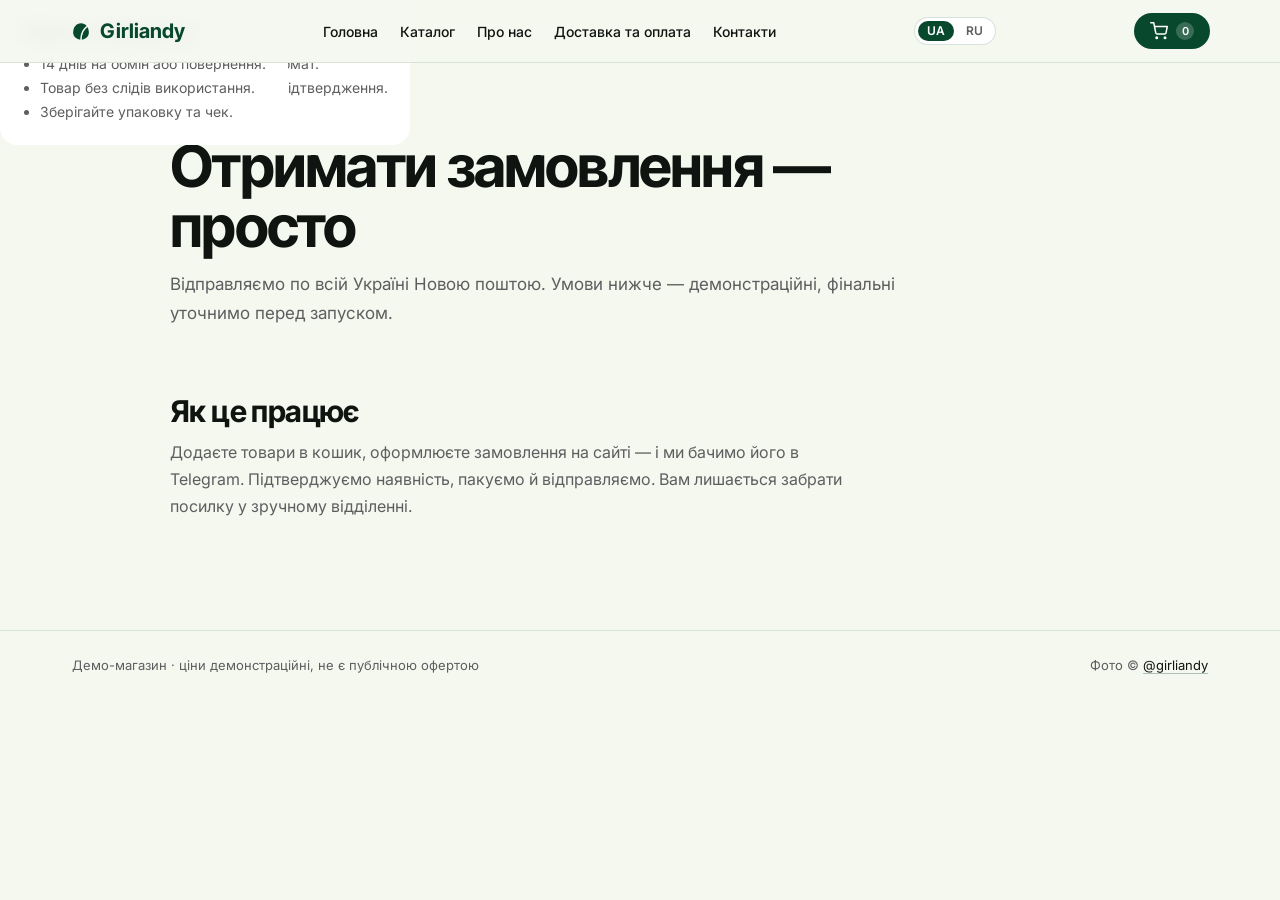
<file: site/delivery.html>
<!DOCTYPE html>
<html lang="uk">
<head>
  <meta charset="utf-8">
  <meta name="viewport" content="width=device-width, initial-scale=1">
  <link rel="icon" href="favicon.svg" type="image/svg+xml">
  <title>Доставка та оплата — Girliandy</title>
  <meta name="description" content="Умови доставки та оплати в Girliandy.">
  <link rel="preconnect" href="https://fonts.googleapis.com">
  <link rel="preconnect" href="https://fonts.gstatic.com" crossorigin>
  <link href="https://fonts.googleapis.com/css2?family=Caveat:wght@600&family=Inter+Tight:wght@700&family=Inter:wght@400;500;600&display=swap" rel="stylesheet">
  <link rel="stylesheet" href="styles.css">
  <link rel="stylesheet" href="pages.css">
</head>
<body>
  <header class="site-header">
    <div class="inner">
      <a class="site-logo" href="index.html">
        <svg viewBox="0 0 28 28" fill="none" aria-hidden="true"><path d="M14 4 C 8 4, 4 9, 4 16 C 4 21, 8 25, 14 25 C 20 25, 24 21, 24 16 C 24 9, 20 4, 14 4 Z" fill="#08482D"/><path d="M14 25 C 14 18, 16 12, 22 8" stroke="#F5F8EF" stroke-width="2" stroke-linecap="round"/></svg>
        <span>Girliandy</span>
      </a>
      <nav class="site-nav">
        <a href="index.html" data-i18n="nav.home">Головна</a>
        <a href="index.html#catalog" data-i18n="nav.catalog">Каталог</a>
        <a href="about.html" data-i18n="nav.about">Про нас</a>
        <a href="delivery.html" data-i18n="nav.delivery">Доставка та оплата</a>
        <a href="contacts.html" data-i18n="nav.contacts">Контакти</a>
      </nav>
      <div class="lang" role="group" aria-label="Мова"><button type="button" data-lang="uk">UA</button><button type="button" data-lang="ru">RU</button></div>
      <a class="site-cart" href="checkout.html" aria-label="Кошик">
        <svg width="18" height="18" viewBox="0 0 24 24" fill="none" stroke="currentColor" stroke-width="2" stroke-linecap="round" stroke-linejoin="round"><circle cx="9" cy="21" r="1"></circle><circle cx="20" cy="21" r="1"></circle><path d="M1 1h4l2.68 13.39a2 2 0 0 0 2 1.61h9.72a2 2 0 0 0 2-1.61L23 6H6"></path></svg>
        <span class="count" data-cart-count>0</span>
      </a>
    </div>
  </header>

  <main class="page">
    <div class="page-hero">
      <span class="kicker" data-i18n="dv.kicker">Доставка та оплата</span>
      <h1 data-i18n="dv.h1">Отримати замовлення — просто</h1>
      <p class="lead" data-i18n="dv.lead">Відправляємо по всій Україні Новою поштою. Умови нижче — демонстраційні, фінальні уточнимо перед запуском.</p>
    </div>

    <div class="cards">
      <div class="card">
        <h3 data-i18n="dv.d1">Доставка</h3>
        <ul>
          <li data-i18n="dv.d1a">Нова пошта — відділення або поштомат.</li>
          <li data-i18n="dv.d1b">Відправка протягом 1–3 днів після підтвердження.</li>
          <li data-i18n="dv.d1c">Вартість за тарифами перевізника.</li>
        </ul>
      </div>
      <div class="card">
        <h3 data-i18n="dv.d2">Оплата</h3>
        <ul>
          <li data-i18n="dv.d2a">Оплата при отриманні.</li>
          <li data-i18n="dv.d2b">Передоплата на картку.</li>
          <li data-i18n="dv.d2c">Онлайн-оплата — скоро.</li>
        </ul>
      </div>
      <div class="card">
        <h3 data-i18n="dv.d3">Обмін та повернення</h3>
        <ul>
          <li data-i18n="dv.d3a">14 днів на обмін або повернення.</li>
          <li data-i18n="dv.d3b">Товар без слідів використання.</li>
          <li data-i18n="dv.d3c">Зберігайте упаковку та чек.</li>
        </ul>
      </div>
    </div>

    <section class="page-section">
      <h2 data-i18n="dv.hw">Як це працює</h2>
      <p data-i18n="dv.hwP">Додаєте товари в кошик, оформлюєте замовлення на сайті — і ми бачимо його в Telegram. Підтверджуємо наявність, пакуємо й відправляємо. Вам лишається забрати посилку у зручному відділенні.</p>
    </section>
  </main>

  <footer>
    <span data-i18n="footer.demo">Демо-магазин · ціни демонстраційні, не є публічною офертою</span>
    <span><span data-i18n="footer.photos">Фото ©</span> <a href="https://www.instagram.com/girliandy/" target="_blank" rel="noopener">@girliandy</a></span>
  </footer>

  <script src="i18n.js"></script>
  <script src="cart.js"></script>
  <script>window.Cart.updateBadge();</script>
</body>
</html>
</file>
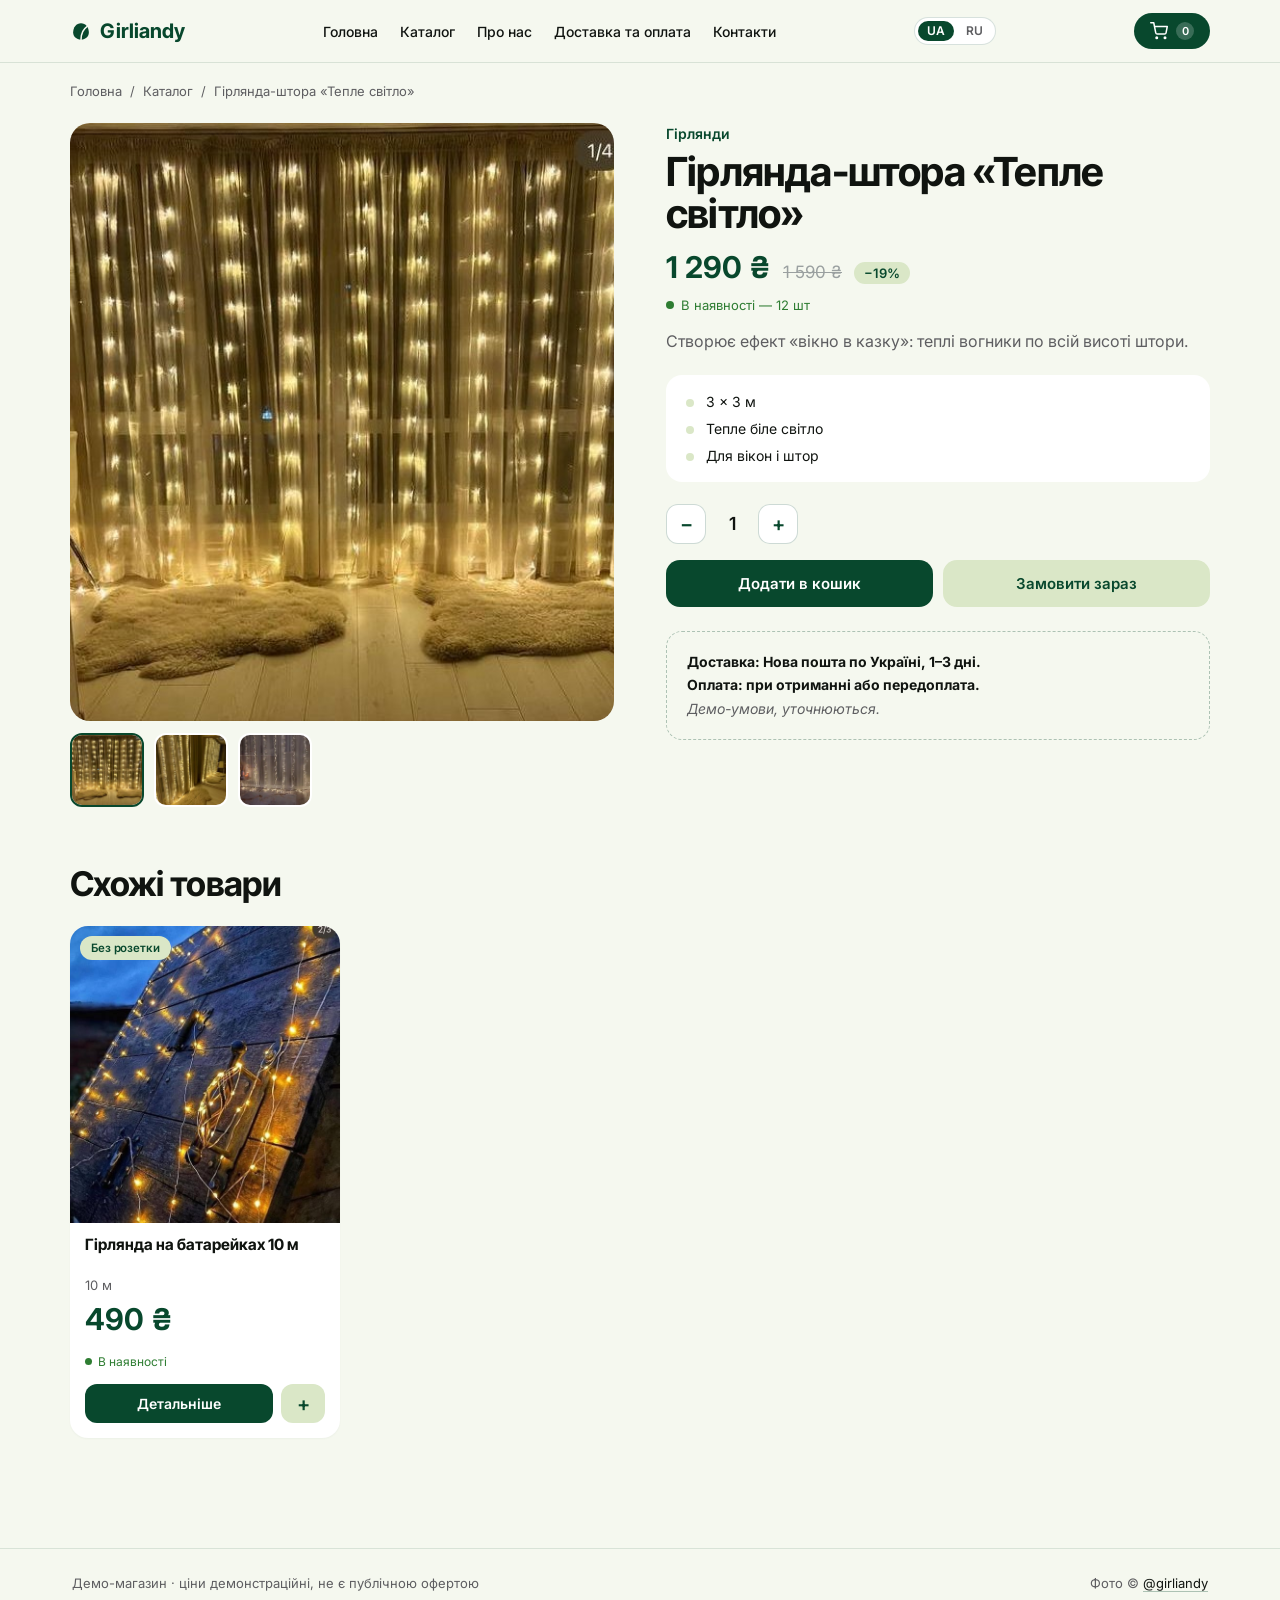
<file: site/product.html>
<!DOCTYPE html>
<html lang="uk">
<head>
  <meta charset="utf-8">
  <meta name="viewport" content="width=device-width, initial-scale=1">
  <link rel="icon" href="favicon.svg" type="image/svg+xml">
  <title>Girliandy — товар</title>
  <meta name="description" content="Товар магазину Girliandy: світло та затишок для дому.">
  <link rel="preconnect" href="https://fonts.googleapis.com">
  <link rel="preconnect" href="https://fonts.gstatic.com" crossorigin>
  <link href="https://fonts.googleapis.com/css2?family=Caveat:wght@600&family=Inter+Tight:wght@700&family=Inter:wght@400;500;600&display=swap" rel="stylesheet">
  <link rel="stylesheet" href="styles.css">
  <link rel="stylesheet" href="product.css">
</head>
<body>
  <header class="site-header">
    <div class="inner">
      <a class="site-logo" href="index.html">
        <svg viewBox="0 0 28 28" fill="none" aria-hidden="true"><path d="M14 4 C 8 4, 4 9, 4 16 C 4 21, 8 25, 14 25 C 20 25, 24 21, 24 16 C 24 9, 20 4, 14 4 Z" fill="#08482D"/><path d="M14 25 C 14 18, 16 12, 22 8" stroke="#F5F8EF" stroke-width="2" stroke-linecap="round"/></svg>
        <span>Girliandy</span>
      </a>
      <nav class="site-nav">
        <a href="index.html" data-i18n="nav.home">Головна</a>
        <a href="index.html#catalog" data-i18n="nav.catalog">Каталог</a>
        <a href="about.html" data-i18n="nav.about">Про нас</a>
        <a href="delivery.html" data-i18n="nav.delivery">Доставка та оплата</a>
        <a href="contacts.html" data-i18n="nav.contacts">Контакти</a>
      </nav>
      <div class="lang" role="group" aria-label="Мова"><button type="button" data-lang="uk">UA</button><button type="button" data-lang="ru">RU</button></div>
      <a class="site-cart" href="checkout.html" aria-label="Кошик">
        <svg width="18" height="18" viewBox="0 0 24 24" fill="none" stroke="currentColor" stroke-width="2" stroke-linecap="round" stroke-linejoin="round"><circle cx="9" cy="21" r="1"></circle><circle cx="20" cy="21" r="1"></circle><path d="M1 1h4l2.68 13.39a2 2 0 0 0 2 1.61h9.72a2 2 0 0 0 2-1.61L23 6H6"></path></svg>
        <span class="count" data-cart-count>0</span>
      </a>
    </div>
  </header>

  <nav class="breadcrumb" aria-label="Навігація">
    <a href="index.html" data-i18n="bc.home">Головна</a><span class="sep">/</span><a href="index.html#catalog" data-i18n="bc.catalog">Каталог</a><span class="sep">/</span><span data-bc-name>…</span>
  </nav>

  <main class="product">
    <div class="product__layout">
      <div class="gallery">
        <div class="gallery__main"><img data-main alt=""></div>
        <div class="gallery__thumbs" data-thumbs></div>
      </div>
      <div class="product__info" data-info></div>
    </div>
  </main>

  <section class="similar">
    <h2 data-i18n="p.similar">Схожі товари</h2>
    <div class="grid" data-similar></div>
  </section>

  <footer>
    <span data-i18n="footer.demo">Демо-магазин · ціни демонстраційні, не є публічною офертою</span>
    <span><span data-i18n="footer.photos">Фото ©</span> <a href="https://www.instagram.com/girliandy/" target="_blank" rel="noopener">@girliandy</a></span>
  </footer>

  <div class="lightbox" data-lightbox hidden>
    <button class="close" type="button" data-lightbox-close aria-label="Закрити">×</button>
    <img data-lightbox-img alt="" src="[data-uri]">
  </div>
  <div class="toast" data-toast role="status">Додано в кошик</div>

  <script src="data.js"></script>
  <script src="i18n.js"></script>
  <script src="ui.js"></script>
  <script src="cart.js"></script>
  <script src="product.js"></script>
</body>
</html>
</file>
<file: styles.css>
/* Girliandy — магазин. Стиль «Ніч і світло» (темний теплий преміум). */
*, *::before, *::after { box-sizing: border-box; }
html { -webkit-text-size-adjust: 100%; scroll-behavior: smooth; }
body { margin: 0; line-height: 1.5; }
img { display: block; max-width: 100%; height: auto; }
a { color: inherit; text-decoration: none; }
button { font: inherit; cursor: pointer; }
h1, h2, h3, p { margin: 0; }

:root {
  --bg: #0a0a0d;
  --panel: #141419;
  --ink: #f4f1ea;
  --muted: #9b9589;
  --line: rgba(244, 241, 234, .12);
  --glow: #e3c881;
  --glow-strong: #f3d794;
  --green: #9fc06a;
}

body {
  background: var(--bg);
  color: var(--ink);
  font-family: Inter, system-ui, -apple-system, sans-serif;
}

:focus-visible { outline: 2px solid var(--glow); outline-offset: 3px; }
.sr-only {
  position: absolute; width: 1px; height: 1px; padding: 0; margin: -1px;
  overflow: hidden; clip: rect(0 0 0 0); white-space: nowrap; border: 0;
}

/* ---------- nav ---------- */
.nav {
  position: sticky; top: 0; z-index: 20;
  display: flex; align-items: center; justify-content: space-between;
  padding: 16px clamp(20px, 5vw, 56px);
  background: rgba(10, 10, 13, .82);
  backdrop-filter: blur(12px);
  border-bottom: 1px solid var(--line);
}
.brand { font-family: 'Space Grotesk', Inter, sans-serif; font-weight: 700; font-size: 19px; letter-spacing: -.02em; }
.brand small { display: block; font-family: Inter; font-weight: 400; font-size: 12px; color: var(--muted); }
.nav-links { display: flex; align-items: center; gap: 20px; }
.nav-links > a { font-size: 14px; border-bottom: 1px solid var(--line); padding-bottom: 2px; }
.cart-btn {
  display: inline-flex; align-items: center; gap: 8px;
  background: var(--glow); color: #1a1406;
  border: 0; border-radius: 999px; padding: 9px 16px; font-weight: 600; font-size: 14px;
}
.cart-count { display: inline-flex; min-width: 20px; height: 20px; align-items: center; justify-content: center; background: rgba(26,20,6,.15); border-radius: 999px; font-size: 12px; }

/* ---------- hero ---------- */
.hero {
  display: grid; gap: clamp(28px, 6vw, 64px);
  padding: clamp(32px, 6vw, 72px) clamp(20px, 5vw, 56px);
  align-items: center;
}
@media (min-width: 900px) { .hero { grid-template-columns: 1.05fr .95fr; } }
h1 { font-family: 'Space Grotesk', Inter, sans-serif; font-weight: 600; font-size: clamp(34px, 6vw, 64px); line-height: 1.02; letter-spacing: -.03em; }
.sub { margin-top: 18px; color: var(--muted); font-size: clamp(15px, 1.6vw, 17px); max-width: 46ch; }
.actions { margin-top: 28px; display: flex; flex-wrap: wrap; gap: 12px; }
.btn {
  display: inline-flex; align-items: center; justify-content: center; gap: 8px;
  padding: 13px 22px; border-radius: 999px; border: 0;
  font-weight: 600; font-size: 15px; background: var(--glow); color: #1a1406;
  transition: transform .2s ease, box-shadow .2s ease;
}
.btn:hover { transform: translateY(-1px); box-shadow: 0 8px 24px -10px rgba(227, 200, 129, .5); }
.btn.ghost { background: transparent; color: var(--ink); box-shadow: inset 0 0 0 1px var(--line); }
.btn.ghost:hover { box-shadow: inset 0 0 0 1px var(--glow); }
.btn-block { width: 100%; }

.chips { margin-top: 26px; display: flex; flex-wrap: wrap; gap: 8px; }
.chip {
  border: 0; border-radius: 999px; padding: 7px 13px; font-size: 13px; color: var(--muted);
  background: transparent; box-shadow: inset 0 0 0 1px var(--line);
}
.chip:hover { color: var(--ink); }
.chip.active { color: #1a1406; background: var(--glow); box-shadow: none; }

.hero-media { position: relative; border-radius: 20px; overflow: hidden; }
.hero-media::after {
  content: ""; position: absolute; inset: -40%;
  background: radial-gradient(closest-side, rgba(227, 200, 129, .28), transparent 70%);
  animation: breath 6s ease-in-out infinite; pointer-events: none;
}
.hero-media img { width: 100%; aspect-ratio: 4/5; object-fit: cover; }
@keyframes breath { 0%, 100% { opacity: .65; } 50% { opacity: 1; } }
.hero-copy { animation: heroIn .7s ease both; }
.hero-media { animation: heroIn .9s ease both; }
@keyframes heroIn { from { opacity: 0; transform: translateY(18px); } to { opacity: 1; transform: none; } }

/* ---------- catalog ---------- */
.catalog { padding: clamp(40px, 7vw, 72px) clamp(20px, 5vw, 56px) 0; }
.catalog-head { display: flex; align-items: baseline; justify-content: space-between; margin-bottom: 20px; }
h2 { font-family: 'Space Grotesk', Inter, sans-serif; font-size: clamp(24px, 3.4vw, 34px); font-weight: 600; letter-spacing: -.02em; }
.count { font-size: 13px; color: var(--muted); }

.filters { display: flex; flex-wrap: wrap; gap: 14px; margin-bottom: 22px; }
.filter-field { display: flex; flex-direction: column; gap: 5px; }
.filter-field label { font-size: 12px; color: var(--muted); }
.filter-field select {
  appearance: none; -webkit-appearance: none;
  background: var(--panel); color: var(--ink);
  border: 1px solid var(--line); border-radius: 10px;
  padding: 9px 34px 9px 12px; font-size: 14px;
  background-image: linear-gradient(45deg, transparent 50%, var(--muted) 50%), linear-gradient(135deg, var(--muted) 50%, transparent 50%);
  background-position: calc(100% - 16px) 50%, calc(100% - 11px) 50%;
  background-size: 5px 5px; background-repeat: no-repeat;
}

.grid { display: grid; grid-template-columns: repeat(2, 1fr); gap: 14px; }
@media (min-width: 720px) { .grid { grid-template-columns: repeat(3, 1fr); gap: 18px; } }
@media (min-width: 1040px) { .grid { grid-template-columns: repeat(4, 1fr); } }

.card { display: block; border: 0; padding: 0; width: 100%; text-align: left; color: inherit; border-radius: 14px; overflow: hidden; background: var(--panel); box-shadow: inset 0 0 0 1px var(--line); transition: transform .25s ease, box-shadow .25s ease; }
.card:hover { transform: translateY(-4px); box-shadow: inset 0 0 0 1px var(--glow), 0 16px 34px -20px rgba(0,0,0,.8); }
.card .pic { position: relative; display: block; overflow: hidden; }
.card .pic img { width: 100%; aspect-ratio: 4/5; object-fit: cover; transition: transform .5s ease; }
.card:hover .pic img { transform: scale(1.05); }
.badge { position: absolute; top: 9px; left: 9px; font-size: 11px; font-weight: 600; padding: 4px 9px; border-radius: 999px; background: rgba(8,8,7,.62); color: #f4f1ea; backdrop-filter: blur(6px); }
.card .info { display: block; padding: 12px 14px 14px; }
.card .name { display: block; font-size: 14px; font-weight: 500; line-height: 1.35; }
.card .price { display: block; margin-top: 4px; font-size: 15px; font-weight: 600; color: var(--glow); }
.card .cat { display: block; margin-top: 2px; font-size: 12px; color: var(--muted); }

.empty { color: var(--muted); padding: 24px 0; }

/* ---------- help ---------- */
.help {
  margin: clamp(40px, 7vw, 72px) clamp(20px, 5vw, 56px) 0;
  padding: clamp(28px, 5vw, 48px);
  border-radius: 20px; background: var(--panel); border: 1px solid var(--line);
  text-align: center;
}
.help h2 { font-size: clamp(22px, 3vw, 30px); }
.help p { margin: 10px auto 22px; color: var(--muted); max-width: 44ch; }

/* ---------- footer ---------- */
footer {
  margin-top: clamp(48px, 7vw, 72px);
  padding: 24px clamp(20px, 5vw, 56px);
  border-top: 1px solid var(--line);
  color: var(--muted); font-size: 13px;
  display: flex; justify-content: space-between; flex-wrap: wrap; gap: 8px;
}
footer a { color: var(--ink); border-bottom: 1px solid var(--line); }

/* ---------- modal ---------- */
.modal, .drawer { position: fixed; inset: 0; z-index: 50; }
.modal[hidden], .drawer[hidden] { display: none; }
.modal-backdrop, .drawer-backdrop { position: absolute; inset: 0; background: rgba(0,0,0,.6); backdrop-filter: blur(2px); }
.modal-card {
  position: relative; z-index: 1; margin: 5vh auto 0;
  width: min(880px, calc(100% - 32px)); max-height: 90vh; overflow: auto;
  background: var(--bg); border: 1px solid var(--line); border-radius: 20px;
}
.modal-x { position: absolute; top: 12px; right: 12px; z-index: 2; width: 34px; height: 34px; border: 0; border-radius: 999px; background: rgba(8,8,7,.6); color: var(--ink); font-size: 20px; line-height: 1; }
.modal-body { display: grid; grid-template-columns: 1fr; }
@media (min-width: 720px) { .modal-body { grid-template-columns: 1fr 1fr; } }
.modal-gallery { position: relative; }
.modal-gallery .main { width: 100%; aspect-ratio: 4/5; object-fit: cover; }
.thumbs { display: flex; gap: 8px; padding: 10px; }
.thumbs button { padding: 0; border: 1px solid var(--line); border-radius: 8px; overflow: hidden; }
.thumbs button.active { border-color: var(--glow); }
.thumbs img { width: 54px; height: 54px; object-fit: cover; }
.modal-info { padding: clamp(18px, 3vw, 28px); }
.modal-info .cat { font-size: 13px; color: var(--muted); }
.modal-info h3 { margin-top: 6px; font-family: 'Space Grotesk', Inter, sans-serif; font-size: clamp(22px, 2.6vw, 28px); font-weight: 600; line-height: 1.15; }
.modal-info .price { margin-top: 12px; font-size: 24px; font-weight: 700; color: var(--glow); }
.modal-info .desc { margin-top: 12px; color: var(--muted); font-size: 14px; }
.specs { margin: 18px 0; padding: 0; list-style: none; display: grid; gap: 8px; }
.specs li { font-size: 14px; padding-left: 20px; position: relative; }
.specs li::before { content: ""; position: absolute; left: 0; top: 7px; width: 7px; height: 7px; border-radius: 50%; background: var(--glow); }
.stock { display: inline-flex; align-items: center; gap: 7px; font-size: 13px; color: var(--green); }
.stock::before { content: ""; width: 8px; height: 8px; border-radius: 50%; background: var(--green); }
.modal-actions { margin-top: 18px; display: flex; flex-wrap: wrap; gap: 10px; }

/* ---------- drawer (cart) ---------- */
.drawer-panel {
  position: absolute; top: 0; right: 0; bottom: 0; z-index: 1;
  width: min(420px, 100%); display: flex; flex-direction: column;
  background: var(--bg); border-left: 1px solid var(--line);
}
.drawer-head { display: flex; align-items: center; justify-content: space-between; padding: 18px 20px; border-bottom: 1px solid var(--line); }
.drawer-head .modal-x { position: static; }
.drawer-items { flex: 1; overflow: auto; padding: 16px 20px; display: flex; flex-direction: column; gap: 14px; }
.cart-line { display: flex; gap: 12px; align-items: center; }
.cart-line img { width: 56px; height: 56px; border-radius: 10px; object-fit: cover; }
.cart-line .meta { flex: 1; }
.cart-line .name { font-size: 14px; font-weight: 500; }
.cart-line .price { font-size: 13px; color: var(--glow); }
.qty { display: inline-flex; align-items: center; gap: 8px; margin-top: 6px; }
.qty button { width: 26px; height: 26px; border: 1px solid var(--line); border-radius: 8px; background: transparent; color: var(--ink); }
.qty span { min-width: 18px; text-align: center; font-size: 14px; }
.cart-line .remove { border: 0; background: none; color: var(--muted); font-size: 12px; text-decoration: underline; }
.drawer-empty { color: var(--muted); text-align: center; padding: 32px 0; }
.drawer-foot { padding: 16px 20px; border-top: 1px solid var(--line); display: grid; gap: 12px; }
.total { display: flex; justify-content: space-between; align-items: baseline; }
.total strong { font-size: 20px; color: var(--glow); }

/* ---------- reveal animation ---------- */
.reveal { opacity: 0; transform: translateY(14px); transition: opacity .6s ease, transform .6s ease; }
.reveal.in { opacity: 1; transform: none; }

@media (prefers-reduced-motion: reduce) {
  *, *::before, *::after { animation-duration: .01ms !important; animation-iteration-count: 1 !important; transition-duration: .01ms !important; }
  .reveal { opacity: 1; transform: none; }
  html { scroll-behavior: auto; }
}
</file>
<file: concepts/base.css>
/* Спільна база для 5 концептів Girliandy: reset + токени палітри, виміряні з фото Instagram. */
*, *::before, *::after { box-sizing: border-box; }
html { -webkit-text-size-adjust: 100%; scroll-behavior: smooth; }
body { margin: 0; line-height: 1.5; }
img { display: block; max-width: 100%; height: auto; }
a { color: inherit; text-decoration: none; }
h1, h2, h3, p { margin: 0; }

:root {
  --night: #080707;
  --night-soft: #0e0f12;
  --stone: #ad9c88;
  --stone-light: #c5b9a9;
  --cream: #ecece8;
  --wood: #614330;
  --wood-light: #9b774f;
  --glow: #e3c881;
  --glow-soft: #e1c47d;
  --olive: #aeb438;
  --red: #d6453b;
  --yellow: #e8c63a;
  --dusk: #7b8e9f;
}

.sr-only {
  position: absolute; width: 1px; height: 1px; padding: 0; margin: -1px;
  overflow: hidden; clip: rect(0 0 0 0); white-space: nowrap; border: 0;
}

:focus-visible { outline: 2px solid var(--glow); outline-offset: 3px; }

@media (prefers-reduced-motion: reduce) {
  *, *::before, *::after {
    animation-duration: 0.01ms !important;
    animation-iteration-count: 1 !important;
    transition-duration: 0.01ms !important;
  }
  html { scroll-behavior: auto; }
}
</file>
<file: site/styles.css>
/* Girliandy — Reelmark-редизайн. Світла зелена дизайн-система. */
*, *::before, *::after { box-sizing: border-box; margin: 0; padding: 0; }
html { -webkit-text-size-adjust: 100%; scroll-behavior: smooth; }
body { background: #F5F8EF; color: #101410; font-family: "Inter", system-ui, -apple-system, sans-serif; -webkit-font-smoothing: antialiased; }
img { display: block; max-width: 100%; }
a { color: inherit; text-decoration: none; }
button { font: inherit; cursor: pointer; }
h1, h2, h3, p { margin: 0; }

:root {
  --u: min(calc(100vw / 1440), calc(100vh / 1080));
  --bg: #F5F8EF;
  --green: #08482D;
  --mint: #DAE7C7;
  --ink: #101410;
  --subline: #5E5E61;
}
:focus-visible { outline: 2px solid var(--green); outline-offset: 3px; }

/* ================= HERO ================= */
.hero { position: relative; height: 100svh; min-height: 640px; overflow: hidden; display: flex; align-items: center; justify-content: center; }
.stage { position: relative; width: calc(1440 * var(--u)); height: calc(1080 * var(--u)); overflow: hidden; user-select: none; -webkit-user-select: none; }

.logo { position: absolute; left: calc(37 * var(--u)); top: calc(36 * var(--u)); display: flex; align-items: center; gap: calc(9 * var(--u)); color: var(--green); font-family: "Inter Tight", sans-serif; font-weight: 700; font-size: calc(24 * var(--u)); letter-spacing: -0.02em; z-index: 10; }
.logo__icon { width: calc(26 * var(--u)); height: calc(26 * var(--u)); flex-shrink: 0; }
.nav { position: absolute; left: calc(452 * var(--u)); top: calc(40 * var(--u)); display: flex; align-items: center; gap: calc(30 * var(--u)); font-size: calc(15.5 * var(--u)); font-weight: 500; z-index: 10; }
.nav a { white-space: nowrap; transition: color .2s ease; }
.nav a:hover { color: var(--green); }
.btn { position: absolute; display: flex; align-items: center; justify-content: center; border-radius: 999px; font-weight: 500; font-size: calc(15 * var(--u)); z-index: 10; transition: transform .2s ease, background-color .2s ease; }
.btn--cart { left: calc(1226 * var(--u)); top: calc(31 * var(--u)); width: calc(42 * var(--u)); height: calc(42 * var(--u)); background: #fff; color: var(--green); box-shadow: 0 1px 4px rgba(0,0,0,0.05); }
.btn--cart .count { position: absolute; top: calc(-4 * var(--u)); right: calc(-4 * var(--u)); min-width: calc(18 * var(--u)); height: calc(18 * var(--u)); padding: 0 calc(4 * var(--u)); border-radius: 999px; background: var(--green); color: #fff; font-size: calc(11 * var(--u)); display: flex; align-items: center; justify-content: center; }
.btn--signup { left: calc(1280 * var(--u)); top: calc(29 * var(--u)); width: calc(118 * var(--u)); height: calc(40 * var(--u)); background: var(--green); color: #fff; }
.btn--signup:hover { background: #0b5c39; }

.badge { position: absolute; left: 50%; transform: translateX(-50%); top: calc(118 * var(--u)); padding: calc(8 * var(--u)) calc(20 * var(--u)); background: var(--mint); color: var(--green); border-radius: 999px; font-weight: 500; font-size: calc(16 * var(--u)); letter-spacing: -0.01em; z-index: 10; white-space: nowrap; }
.headline { position: absolute; left: 0; right: 0; top: calc(178 * var(--u)); text-align: center; font-family: "Inter Tight", sans-serif; font-weight: 700; font-size: calc(84 * var(--u)); line-height: calc(90 * var(--u)); color: var(--ink); z-index: 10; }
.headline__line { display: block; letter-spacing: -0.03em; }
.subline { position: absolute; left: 0; right: 0; top: calc(384 * var(--u)); text-align: center; font-size: calc(19 * var(--u)); line-height: calc(29 * var(--u)); color: var(--subline); z-index: 10; }

.note { position: absolute; font-family: "Caveat", cursive; font-weight: 600; color: var(--green); z-index: 12; pointer-events: none; }
.note--more { left: calc(80 * var(--u)); top: calc(300 * var(--u)); transform: rotate(-12deg); font-size: calc(26 * var(--u)); }
.note--space { right: calc(80 * var(--u)); top: calc(340 * var(--u)); transform: rotate(14deg); font-size: calc(26 * var(--u)); }
.mobile-topbar { display: none; }

.carousel-wrap { position: absolute; left: 0; top: 0; width: 100%; height: 100%; z-index: 8; cursor: grab; touch-action: pan-y; }
.carousel-wrap.is-dragging { cursor: grabbing; }
.card { position: absolute; left: 0; top: 0; overflow: hidden; contain: layout style paint; will-change: transform, clip-path; }
.card__photo { position: absolute; inset: 0; width: 100%; height: 100%; object-fit: cover; object-position: center 38%; display: block; }
.card__info { position: absolute; left: 0; right: 0; bottom: 0; min-height: calc(92 * var(--u)); background: #fff; padding: calc(9 * var(--u)) calc(12 * var(--u)); display: flex; align-items: center; justify-content: space-between; gap: calc(8 * var(--u)); }
.card__text { min-width: 0; flex: 1; }
.card__name { font-family: "Inter Tight", sans-serif; font-weight: 700; font-size: calc(13.5 * var(--u)); line-height: 1.12; display: -webkit-box; -webkit-line-clamp: 2; -webkit-box-orient: vertical; overflow: hidden; }
.card__price { font-weight: 600; font-size: calc(12.5 * var(--u)); color: var(--green); margin-top: calc(3 * var(--u)); }
.card__order { flex-shrink: 0; width: calc(32 * var(--u)); height: calc(32 * var(--u)); min-width: 26px; min-height: 26px; display: inline-flex; align-items: center; justify-content: center; border: 0; border-radius: 50%; background: var(--green); color: #fff; padding: 0; transition: background-color .2s ease, transform .2s ease; }
.card__order svg { width: 55%; height: 55%; }
.card:hover .card__order { background: #0b5c39; transform: scale(1.06); }

.cta-wrap { position: absolute; left: 50%; transform: translateX(-50%); top: calc(910 * var(--u)); width: calc(230 * var(--u)); height: calc(74 * var(--u)); display: flex; align-items: center; justify-content: center; z-index: 10; }
.cta-ring { position: absolute; inset: 0; border: calc(1.5 * var(--u)) dashed var(--green); border-radius: 999px; pointer-events: none; }
.cta-btn { width: calc(206 * var(--u)); height: calc(58 * var(--u)); background: var(--green); color: #fff; border-radius: 999px; display: flex; align-items: center; justify-content: center; font-weight: 500; font-size: calc(16 * var(--u)); box-shadow: 0 6px 18px rgba(8,72,45,0.22); }
.cta-btn:hover { transform: scale(1.03); background: #0b5c39; }

/* ================= CATALOG ================= */
.catalog { padding: clamp(64px, 9vw, 110px) clamp(20px, 6vw, 72px) 0; }
.container { max-width: 1180px; margin: 0 auto; }
.catalog h2 { font-family: "Inter Tight", sans-serif; font-weight: 700; font-size: clamp(34px, 5.4vw, 58px); letter-spacing: -0.03em; line-height: 1.03; }
.catalog .lead { margin-top: 12px; color: var(--subline); font-size: clamp(15px, 1.7vw, 18px); }

.cats { margin-top: 34px; display: grid; grid-template-columns: repeat(2, 1fr); gap: 14px; }
@media (min-width: 760px) { .cats { grid-template-columns: repeat(3, 1fr); gap: 18px; } }
@media (min-width: 1000px) { .cats { grid-template-columns: repeat(5, 1fr); } }
.cats .cat { position: relative; border-radius: 18px; overflow: hidden; aspect-ratio: 4/5; display: block; }
.cats .cat img { width: 100%; height: 100%; object-fit: cover; transition: transform .5s ease; }
.cats .cat:hover img { transform: scale(1.05); }
.cats .cat .cat-label { position: absolute; left: 0; right: 0; bottom: 0; padding: 26px 14px 14px; background: linear-gradient(transparent, rgba(8,72,45,0.85)); color: #fff; font-family: "Inter Tight", sans-serif; font-weight: 700; font-size: 17px; }

.toolbar { margin-top: 40px; display: flex; flex-wrap: wrap; align-items: flex-end; gap: 12px; }
.filters { display: flex; flex-wrap: wrap; gap: 10px; }
.field { display: flex; flex-direction: column; gap: 5px; }
.field label { font-size: 12px; color: var(--subline); font-weight: 500; }
.field select, .field input { appearance: none; -webkit-appearance: none; background: #fff; color: var(--ink); border: 1px solid rgba(8,72,45,0.16); border-radius: 12px; padding: 10px 34px 10px 13px; font-size: 14px; min-width: 130px; }
.field select { background-image: linear-gradient(45deg, transparent 50%, var(--subline) 50%), linear-gradient(135deg, var(--subline) 50%, transparent 50%); background-position: calc(100% - 17px) 50%, calc(100% - 12px) 50%; background-size: 5px 5px; background-repeat: no-repeat; }
.field input { padding-right: 13px; }
.field .range { min-width: 90px; padding: 10px 13px; background-image: none; }
.sort { margin-left: auto; }

.grid { margin-top: 30px; display: grid; grid-template-columns: repeat(2, 1fr); gap: 16px; }
@media (min-width: 720px) { .grid { grid-template-columns: repeat(3, 1fr); gap: 22px; } }
@media (min-width: 1000px) { .grid { grid-template-columns: repeat(4, 1fr); } }

.pcard { background: #fff; border-radius: 18px; overflow: hidden; display: flex; flex-direction: column; box-shadow: 0 1px 2px rgba(8,72,45,0.04); transition: transform .25s ease, box-shadow .25s ease; }
.pcard:hover { transform: translateY(-4px); box-shadow: 0 18px 40px -24px rgba(8,72,45,0.35); }
.pcard .pic { position: relative; overflow: hidden; }
.pcard .pic img { width: 100%; aspect-ratio: 4/4.4; object-fit: cover; object-position: center 35%; }
.pcard .badge { position: absolute; top: 10px; left: 10px; transform: none; padding: 5px 11px; background: var(--mint); color: var(--green); font-size: 11.5px; font-weight: 600; }
.pcard .badge--sale { background: var(--green); color: #fff; }
.pcard .info { padding: 13px 15px 15px; display: flex; flex-direction: column; gap: 5px; flex: 1; }
.pcard .name { font-family: "Inter Tight", sans-serif; font-weight: 700; font-size: 15.5px; line-height: 1.2; }
.pcard .desc { color: var(--subline); font-size: 13px; line-height: 1.4; }
.pcard .prices { display: flex; align-items: baseline; gap: 8px; margin-top: 2px; }
.pcard .price { font-weight: 700; font-size: 17px; color: var(--green); }
.pcard .old { font-size: 13px; color: #9aa0a0; text-decoration: line-through; }
.pcard .stock { font-size: 12px; color: #2e7d32; display: inline-flex; align-items: center; gap: 6px; }
.pcard .stock::before { content: ""; width: 7px; height: 7px; border-radius: 50%; background: #2e7d32; }
.pcard .stock.out::before { background: #c23b2e; }
.pcard .stock.out { color: #c23b2e; }
.pcard .actions { margin-top: 10px; display: flex; gap: 8px; }
.pcard .btn-more { flex: 1; display: flex; align-items: center; justify-content: center; border: 0; border-radius: 12px; padding: 11px; background: var(--green); color: #fff; font-weight: 600; font-size: 14px; }
.pcard .btn-add { width: 44px; border: 0; border-radius: 12px; background: var(--mint); color: var(--green); font-size: 20px; font-weight: 600; }
.pcard .btn-add:hover { background: #c9dcab; }
.pcard .btn-more:hover { background: #0b5c39; }

.empty { grid-column: 1 / -1; text-align: center; color: var(--subline); padding: 40px 0; }

footer { margin-top: clamp(64px, 9vw, 110px); padding: 26px clamp(20px, 6vw, 72px); border-top: 1px solid rgba(8,72,45,0.12); color: var(--subline); font-size: 13px; display: flex; justify-content: space-between; flex-wrap: wrap; gap: 10px; }
footer a { color: var(--ink); border-bottom: 1px solid rgba(8,72,45,0.3); }

/* ================= MOBILE ================= */
@media (max-width: 820px) {
  :root { --u: min(calc(100vw / 420), calc(100vh / 720)); }
  .hero { height: auto; min-height: 100svh; display: block; }
  .stage { width: 100vw; height: auto; min-height: 100svh; display: flex; flex-direction: column; align-items: center; padding: 14px 18px 40px; }
  .nav, .btn--cart, .logo--desktop, .btn--desktop { display: none !important; }
  .mobile-topbar { width: 100%; display: flex; justify-content: space-between; align-items: center; margin-bottom: 22px; z-index: 20; }
  .mobile-topbar .logo { position: static; font-size: 20px; }
  .mobile-topbar .logo__icon { width: 22px; height: 22px; }
  .mobile-topbar .btn--signup { position: static; width: 92px; height: 38px; font-size: 14px; }
  .badge { position: static; transform: none; padding: 7px 16px; font-size: 14px; margin-bottom: 12px; }
  .headline { position: static; font-size: clamp(34px, 9vw, 52px); line-height: 1.04; margin-bottom: 12px; }
  .subline { position: static; font-size: 15px; line-height: 22px; margin-bottom: 16px; padding: 0 8px; }
  .carousel-wrap { position: relative; width: 100vw; height: clamp(300px, 42vh, 400px); margin: 8px 0 18px; overflow: hidden; }
  .card__info { min-height: 64px; padding: 8px 10px; gap: 6px; }
  .card__name { font-size: 12px; }
  .card__price { font-size: 11.5px; }
  .card__order { width: 30px; height: 30px; min-width: 0; min-height: 0; }
  .cta-wrap { position: static; transform: none; margin-top: 6px; width: auto; height: auto; }
  .cta-ring { display: none; }
  .cta-btn { width: 200px; height: 52px; font-size: 16px; }
  .note--more, .note--space { display: none; }
  .cats { grid-template-columns: repeat(2, 1fr); }
  .field select, .field input { min-width: 100px; }
  .sort { margin-left: 0; }
  .grid { grid-template-columns: repeat(2, 1fr); gap: 12px; }
}

@media (prefers-reduced-motion: reduce) {
  *, *::before, *::after { animation: none !important; transition: none !important; }
  html { scroll-behavior: auto; }
}

/* ================= SITE HEADER (вторинні сторінки) ================= */
.site-header { position: sticky; top: 0; z-index: 50; background: rgba(245,248,239,0.92); backdrop-filter: blur(10px); border-bottom: 1px solid rgba(8,72,45,0.12); }
.site-header .inner { max-width: 1180px; margin: 0 auto; padding: 13px 20px; display: flex; align-items: center; justify-content: space-between; gap: 18px; }
.site-logo { display: flex; align-items: center; gap: 8px; font-family: "Inter Tight", sans-serif; font-weight: 700; font-size: 20px; color: var(--green); }
.site-logo svg { width: 22px; height: 22px; }
.site-nav { display: flex; gap: 22px; font-size: 14px; font-weight: 500; }
.site-nav a:hover { color: var(--green); }
.site-cart { position: relative; display: inline-flex; align-items: center; gap: 8px; background: var(--green); color: #fff; border-radius: 999px; padding: 9px 16px; font-weight: 600; font-size: 14px; }
.site-cart .count { background: rgba(255,255,255,0.2); border-radius: 999px; min-width: 18px; height: 18px; display: inline-flex; align-items: center; justify-content: center; font-size: 11px; }
@media (max-width: 820px) {
  .site-nav { display: none; }
}

/* Перемикач мови */
.lang { display: inline-flex; align-items: center; gap: 3px; background: #fff; border-radius: 999px; padding: 3px; border: 1px solid rgba(8,72,45,0.16); }
.lang button { border: 0; background: none; font-size: 12px; font-weight: 600; color: #5E5E61; padding: 4px 9px; border-radius: 999px; cursor: pointer; line-height: 1; }
.lang button.active { background: #08482D; color: #fff; }
</file>
<file: site/pages.css>
/* Girliandy — статичні сторінки (про нас, доставка, контакти, 404). */
.page { max-width: 980px; margin: 40px auto 0; padding: 0 20px; }
.page-hero { max-width: 740px; }
.page-hero .kicker { font-family: "Caveat", cursive; font-weight: 600; font-size: 21px; color: #08482D; }
.page-hero h1 { font-family: "Inter Tight", sans-serif; font-weight: 700; font-size: clamp(32px, 5.5vw, 58px); line-height: 1.03; letter-spacing: -0.03em; margin-top: 8px; }
.page-hero .lead { margin-top: 14px; color: #5E5E61; font-size: 17px; line-height: 1.65; }

.page-section { margin-top: 46px; }
.page-section h2 { font-family: "Inter Tight", sans-serif; font-weight: 700; font-size: clamp(22px, 3vw, 30px); letter-spacing: -0.02em; }
.page-section p { color: #5E5E61; line-height: 1.7; margin-top: 10px; max-width: 70ch; }

.cards { display: grid; grid-template-columns: 1fr; gap: 14px; margin-top: 20px; }
@media (min-width: 680px) { .cards { grid-template-columns: repeat(3, 1fr); } }
.card { background: #fff; border-radius: 18px; padding: 22px; }
.card h3 { font-family: "Inter Tight", sans-serif; font-weight: 700; font-size: 17px; }
.card p { color: #5E5E61; font-size: 14px; line-height: 1.6; margin-top: 8px; }
.card ul { margin: 10px 0 0; padding-left: 18px; color: #5E5E61; font-size: 14px; line-height: 1.7; }

.about-photo { margin-top: 36px; display: grid; grid-template-columns: 1fr; gap: 16px; }
@media (min-width: 720px) { .about-photo { grid-template-columns: 1fr 1fr; } }
.about-photo img { width: 100%; aspect-ratio: 4/3; object-fit: cover; border-radius: 18px; }

.stats { display: flex; flex-wrap: wrap; gap: 30px; margin-top: 30px; }
.stat b { font-family: "Inter Tight", sans-serif; font-size: 34px; color: #08482D; }
.stat span { display: block; color: #5E5E61; font-size: 14px; margin-top: 2px; }

.contact-list { display: grid; gap: 12px; margin-top: 20px; }
.contact-list a { display: flex; align-items: center; gap: 12px; background: #fff; border-radius: 14px; padding: 16px 18px; font-weight: 500; transition: box-shadow .2s ease; }
.contact-list a:hover { box-shadow: 0 12px 28px -20px rgba(8,72,45,0.35); }

.contact-form { margin-top: 28px; background: #fff; border-radius: 18px; padding: 24px; max-width: 560px; }
.contact-form h3 { font-family: "Inter Tight", sans-serif; font-weight: 700; font-size: 19px; margin-bottom: 14px; }
.contact-form .field { display: flex; flex-direction: column; gap: 6px; margin-bottom: 14px; }
.contact-form label { font-size: 13px; color: #5E5E61; font-weight: 500; }
.contact-form input, .contact-form textarea { border: 1px solid rgba(8,72,45,0.18); border-radius: 12px; padding: 12px 13px; font-size: 15px; font-family: inherit; }
.contact-form textarea { min-height: 90px; resize: vertical; }
.contact-form button { width: 100%; border: 0; border-radius: 14px; padding: 14px; background: #08482D; color: #fff; font-weight: 600; font-size: 15px; }
.contact-form button:hover { background: #0b5c39; }
.contact-form .done { color: #2e7d32; font-size: 14px; margin-top: 10px; display: none; }

.page-404 { min-height: 70vh; display: flex; align-items: center; justify-content: center; text-align: center; padding: 40px 20px; }
.page-404 .code { font-family: "Inter Tight", sans-serif; font-weight: 700; font-size: clamp(90px, 20vw, 180px); line-height: 1; color: #08482D; letter-spacing: -0.04em; }
.page-404 h1 { font-family: "Inter Tight", sans-serif; font-size: clamp(22px, 3vw, 30px); margin-top: 6px; }
.page-404 p { color: #5E5E61; margin-top: 10px; }
.page-404 .btn-primary { display: inline-flex; margin-top: 24px; padding: 13px 26px; }
</file>
<file: site/checkout.css>
/* Girliandy — кошик та оформлення замовлення. */
.checkout { max-width: 1080px; margin: 28px auto 0; padding: 0 20px; }
.checkout h1 { font-family: "Inter Tight", sans-serif; font-weight: 700; font-size: clamp(28px, 4vw, 44px); letter-spacing: -0.02em; }
.checkout__layout { display: grid; grid-template-columns: 1fr; gap: 28px; margin-top: 26px; }
@media (min-width: 880px) { .checkout__layout { grid-template-columns: 1fr 1.1fr; gap: 40px; align-items: start; } }

.cart-box { background: #fff; border-radius: 18px; padding: 22px; }
.cart-box h2, .form-box h2 { font-family: "Inter Tight", sans-serif; font-weight: 700; font-size: 19px; margin-bottom: 16px; }
.cart-line { display: flex; gap: 12px; align-items: center; padding: 12px 0; border-bottom: 1px solid rgba(8,72,45,0.08); }
.cart-line:last-child { border-bottom: 0; }
.cart-line img { width: 60px; height: 60px; border-radius: 12px; object-fit: cover; flex-shrink: 0; }
.cart-line .meta { flex: 1; min-width: 0; }
.cart-line .name { font-weight: 600; font-size: 14px; line-height: 1.25; }
.cart-line .price { font-size: 13px; color: #08482D; font-weight: 600; margin-top: 2px; }
.qty { display: inline-flex; align-items: center; gap: 8px; margin-top: 6px; }
.qty button { width: 26px; height: 26px; border: 1px solid rgba(8,72,45,0.2); border-radius: 8px; background: #fff; color: #08482D; font-weight: 600; }
.qty span { min-width: 16px; text-align: center; font-size: 14px; }
.cart-line .remove { border: 0; background: none; color: #c23b2e; font-size: 12px; text-decoration: underline; flex-shrink: 0; }
.cart-empty { color: #5E5E61; text-align: center; padding: 28px 0; }
.total { display: flex; justify-content: space-between; align-items: baseline; margin-top: 18px; padding-top: 16px; border-top: 1px solid rgba(8,72,45,0.12); font-size: 15px; }
.total strong { font-size: 22px; color: #08482D; }

.form-box { background: #fff; border-radius: 18px; padding: 22px; }
.field { display: flex; flex-direction: column; gap: 6px; margin-bottom: 14px; }
.field label { font-size: 13px; color: #5E5E61; font-weight: 500; }
.field label b { color: #c23b2e; }
.field input, .field select, .field textarea { border: 1px solid rgba(8,72,45,0.18); border-radius: 12px; padding: 12px 13px; font-size: 15px; font-family: inherit; background: #fff; }
.field textarea { min-height: 70px; resize: vertical; }
.field .err { font-size: 12px; color: #c23b2e; display: none; }
.field.invalid input, .field.invalid select { border-color: #c23b2e; }
.field.invalid .err { display: block; }
.form-grid { display: grid; grid-template-columns: 1fr; gap: 0 14px; }
@media (min-width: 560px) { .form-grid { grid-template-columns: 1fr 1fr; } }
.submit { width: 100%; border: 0; border-radius: 14px; padding: 15px; background: #08482D; color: #fff; font-weight: 600; font-size: 16px; margin-top: 6px; }
.submit:hover { background: #0b5c39; }

.success { background: #fff; border-radius: 18px; padding: 40px 28px; text-align: center; }
.success .num { font-family: "Inter Tight", sans-serif; font-weight: 700; font-size: 24px; color: #08482D; margin-top: 10px; }
.success p { color: #5E5E61; margin-top: 12px; line-height: 1.6; }
.success .btn-primary { margin-top: 22px; display: inline-flex; padding: 13px 26px; background: #08482D; color: #fff; border-radius: 14px; font-weight: 600; text-decoration: none; }
</file>
<file: site/product.css>
/* Girliandy — сторінка товару. */
.breadcrumb { max-width: 1180px; margin: 20px auto 0; padding: 0 20px; color: #5E5E61; font-size: 13px; }
.breadcrumb a { color: #5E5E61; }
.breadcrumb a:hover { color: #08482D; }
.breadcrumb .sep { margin: 0 8px; }

.product { max-width: 1180px; margin: 24px auto 0; padding: 0 20px; }
.product__layout { display: grid; grid-template-columns: 1fr; gap: 32px; }
@media (min-width: 860px) { .product__layout { grid-template-columns: 1fr 1fr; gap: 52px; } }

.gallery__main { border-radius: 20px; overflow: hidden; cursor: zoom-in; background: #fff; }
.gallery__main img { width: 100%; aspect-ratio: 4/4.4; object-fit: cover; object-position: center 35%; }
.gallery__thumbs { display: flex; gap: 10px; margin-top: 12px; }
.gallery__thumbs button { width: 74px; height: 74px; border-radius: 12px; overflow: hidden; border: 2px solid transparent; padding: 0; background: #fff; }
.gallery__thumbs button.active { border-color: #08482D; }
.gallery__thumbs img { width: 100%; height: 100%; object-fit: cover; }

.product__info .cat { color: #08482D; font-weight: 600; font-size: 14px; }
.product__info h1 { font-family: "Inter Tight", sans-serif; font-weight: 700; font-size: clamp(26px, 3.4vw, 40px); line-height: 1.05; letter-spacing: -0.02em; margin-top: 8px; }
.prices { display: flex; align-items: baseline; flex-wrap: wrap; gap: 12px; margin-top: 14px; }
.prices .price { font-size: 30px; font-weight: 700; color: #08482D; }
.prices .old { font-size: 17px; color: #9aa0a0; text-decoration: line-through; }
.prices .save { font-size: 13px; font-weight: 600; color: #08482D; background: #DAE7C7; border-radius: 999px; padding: 3px 10px; }
.stock { display: inline-flex; align-items: center; gap: 7px; font-size: 13px; color: #2e7d32; margin-top: 12px; }
.stock::before { content: ""; width: 8px; height: 8px; border-radius: 50%; background: #2e7d32; }
.stock.out { color: #c23b2e; }
.stock.out::before { background: #c23b2e; }

.desc { margin-top: 16px; color: #5E5E61; line-height: 1.6; }
.specs { margin-top: 20px; padding: 18px 20px; background: #fff; border-radius: 16px; list-style: none; display: grid; gap: 10px; }
.specs li { font-size: 14px; padding-left: 20px; position: relative; }
.specs li::before { content: ""; position: absolute; left: 0; top: 6px; width: 8px; height: 8px; border-radius: 50%; background: #DAE7C7; }

.qty { display: inline-flex; align-items: center; gap: 12px; margin-top: 22px; }
.qty button { width: 40px; height: 40px; border: 1px solid rgba(8,72,45,0.2); border-radius: 12px; background: #fff; color: #08482D; font-size: 20px; font-weight: 600; }
.qty span { min-width: 28px; text-align: center; font-size: 18px; font-weight: 600; }

.actions { margin-top: 16px; display: flex; flex-wrap: wrap; gap: 10px; }
.btn-primary, .btn-ghost { flex: 1; min-width: 160px; display: inline-flex; align-items: center; justify-content: center; gap: 8px; border: 0; border-radius: 14px; padding: 14px 20px; font-weight: 600; font-size: 15px; }
.btn-primary { background: #08482D; color: #fff; }
.btn-primary:hover { background: #0b5c39; }
.btn-ghost { background: #DAE7C7; color: #08482D; }
.btn-ghost:hover { background: #c9dcab; }

.delivery { margin-top: 24px; padding: 18px 20px; border: 1px dashed rgba(8,72,45,0.3); border-radius: 16px; font-size: 14px; color: #5E5E61; line-height: 1.7; }
.delivery b { color: #101410; }

.similar { max-width: 1180px; margin: 56px auto 0; padding: 0 20px; }
.similar h2 { font-family: "Inter Tight", sans-serif; font-weight: 700; font-size: clamp(24px, 3vw, 34px); letter-spacing: -0.02em; }
.similar .grid { margin-top: 22px; display: grid; grid-template-columns: repeat(2, 1fr); gap: 16px; }
@media (min-width: 720px) { .similar .grid { grid-template-columns: repeat(4, 1fr); gap: 20px; } }

.lightbox { position: fixed; inset: 0; z-index: 100; background: rgba(16,20,16,0.92); display: flex; align-items: center; justify-content: center; padding: 20px; }
.lightbox[hidden] { display: none; }
.lightbox img { max-width: 100%; max-height: 90vh; border-radius: 12px; }
.lightbox .close { position: absolute; top: 18px; right: 18px; width: 44px; height: 44px; border: 0; border-radius: 999px; background: rgba(255,255,255,0.15); color: #fff; font-size: 24px; }

.toast { position: fixed; left: 50%; bottom: 24px; transform: translateX(-50%); background: #08482D; color: #fff; padding: 12px 20px; border-radius: 999px; font-size: 14px; font-weight: 500; z-index: 200; opacity: 0; transition: opacity .3s ease, transform .3s ease; pointer-events: none; }
.toast.show { opacity: 1; transform: translateX(-50%) translateY(-6px); }
</file>
